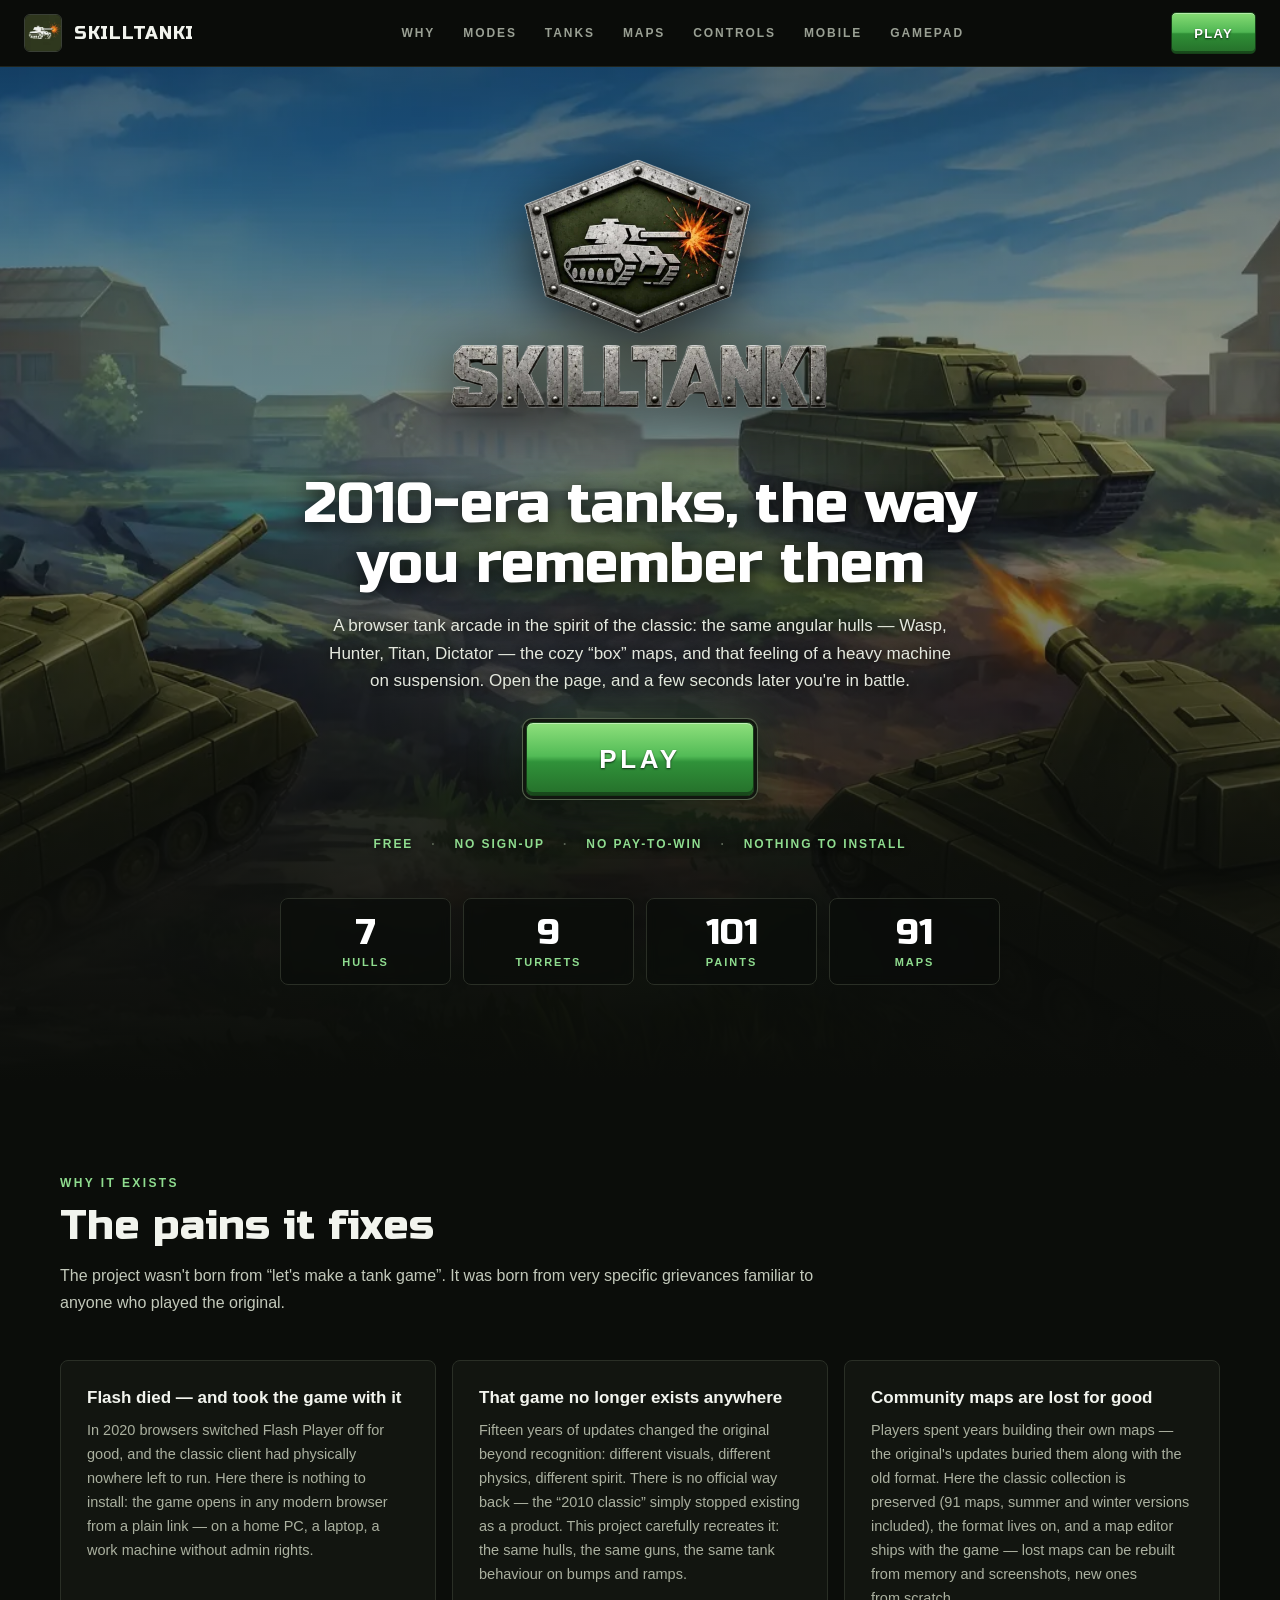
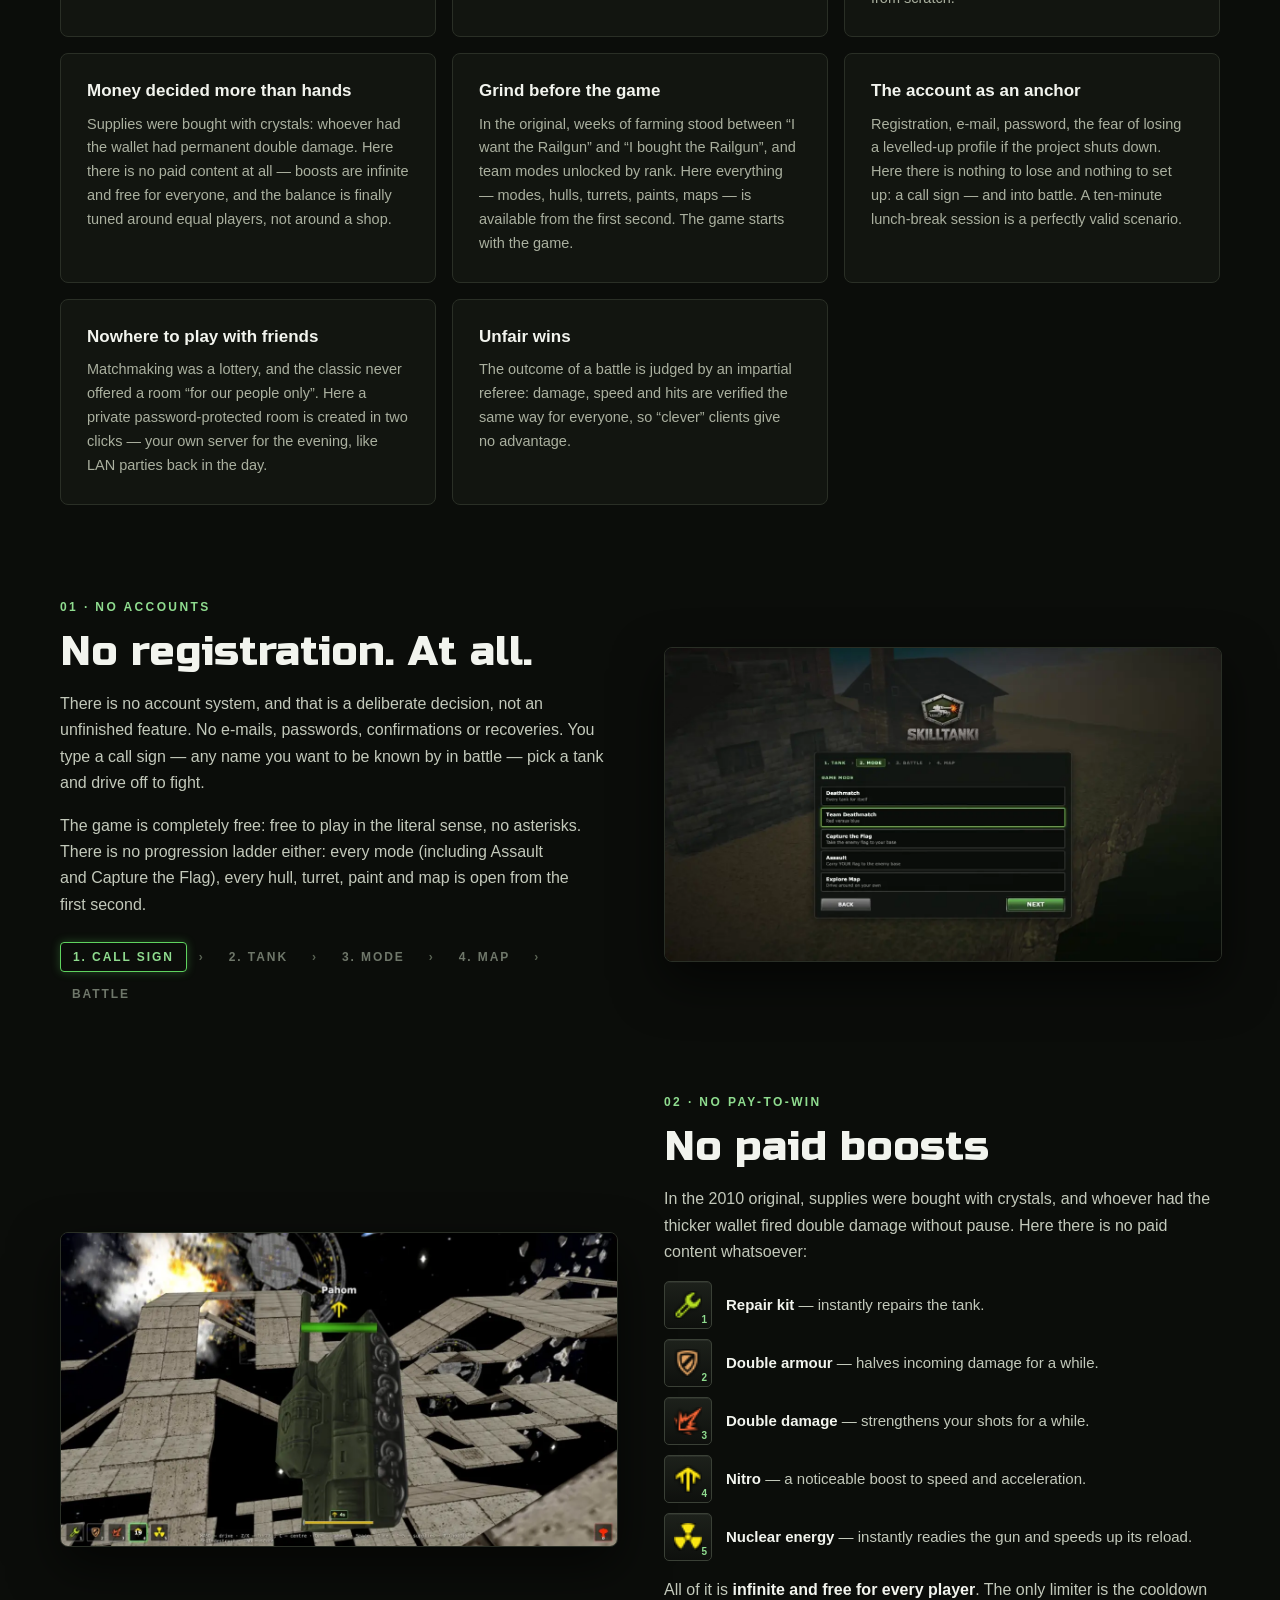
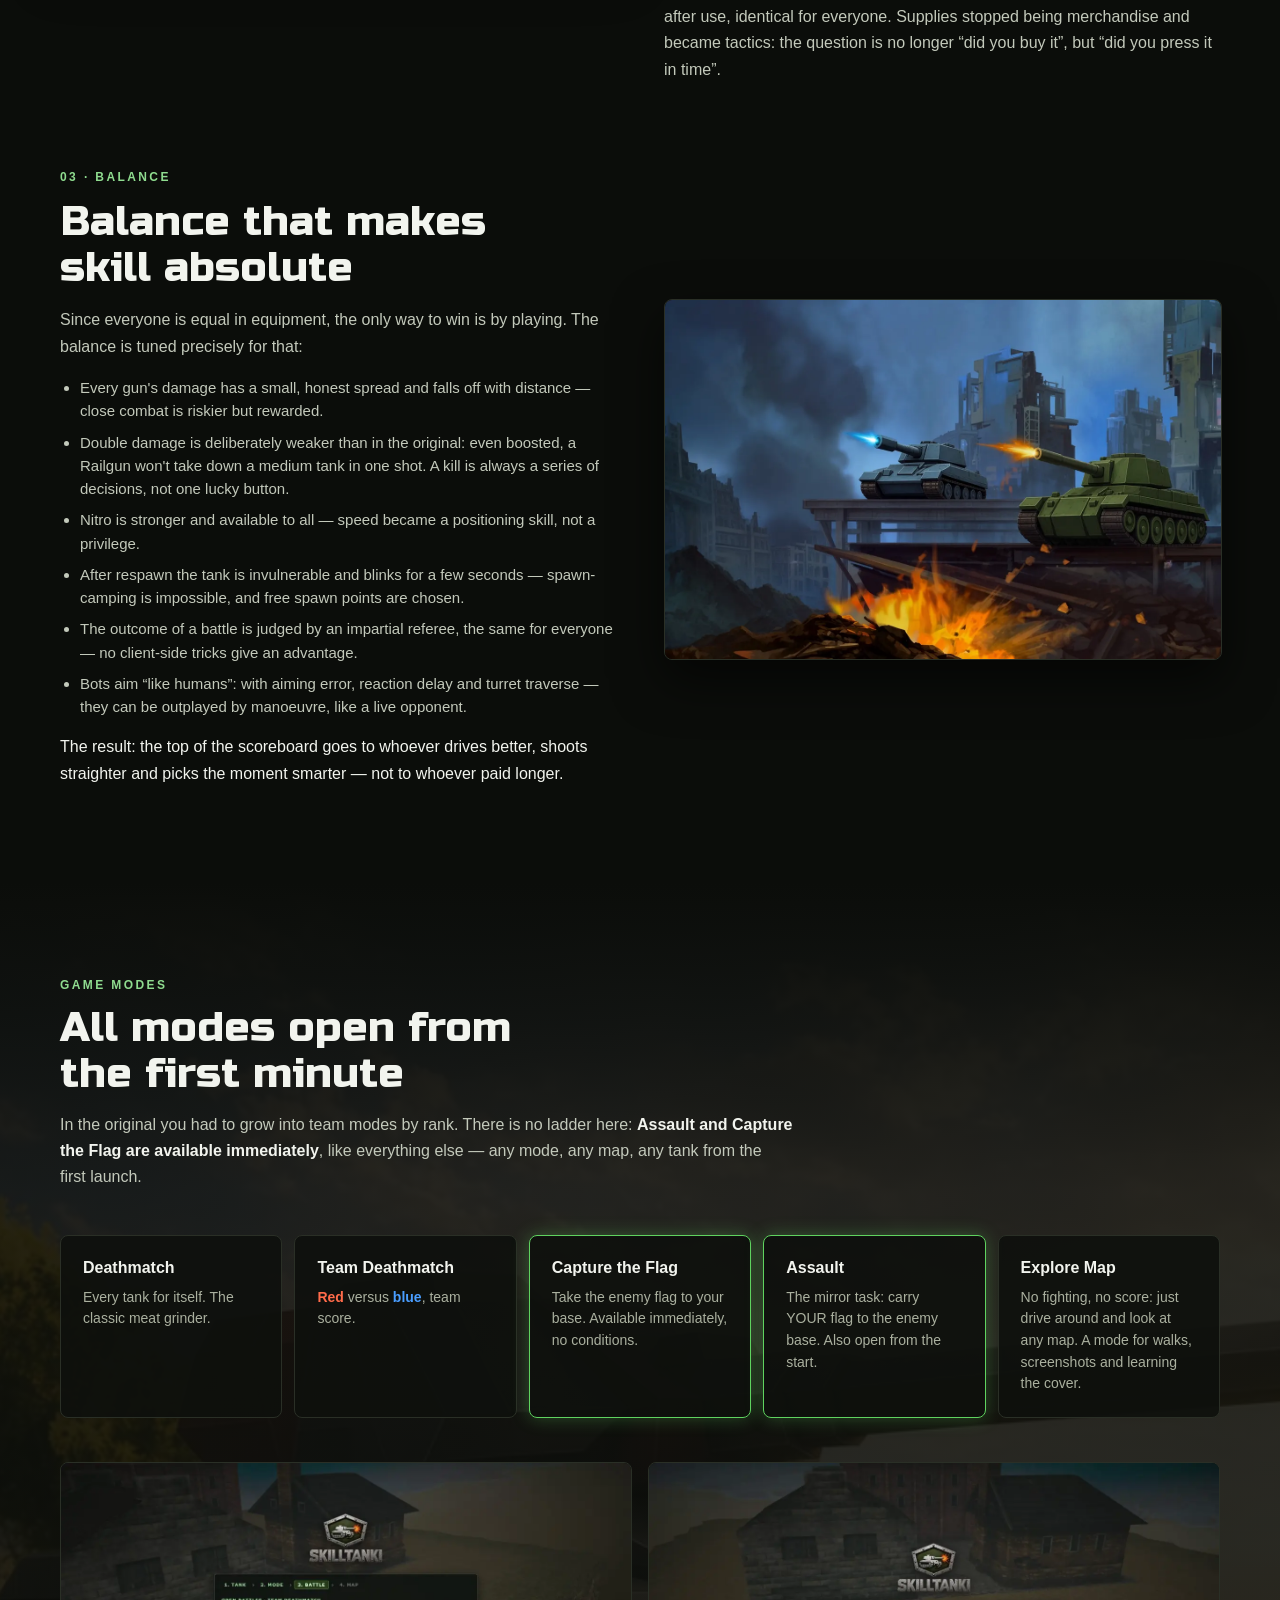
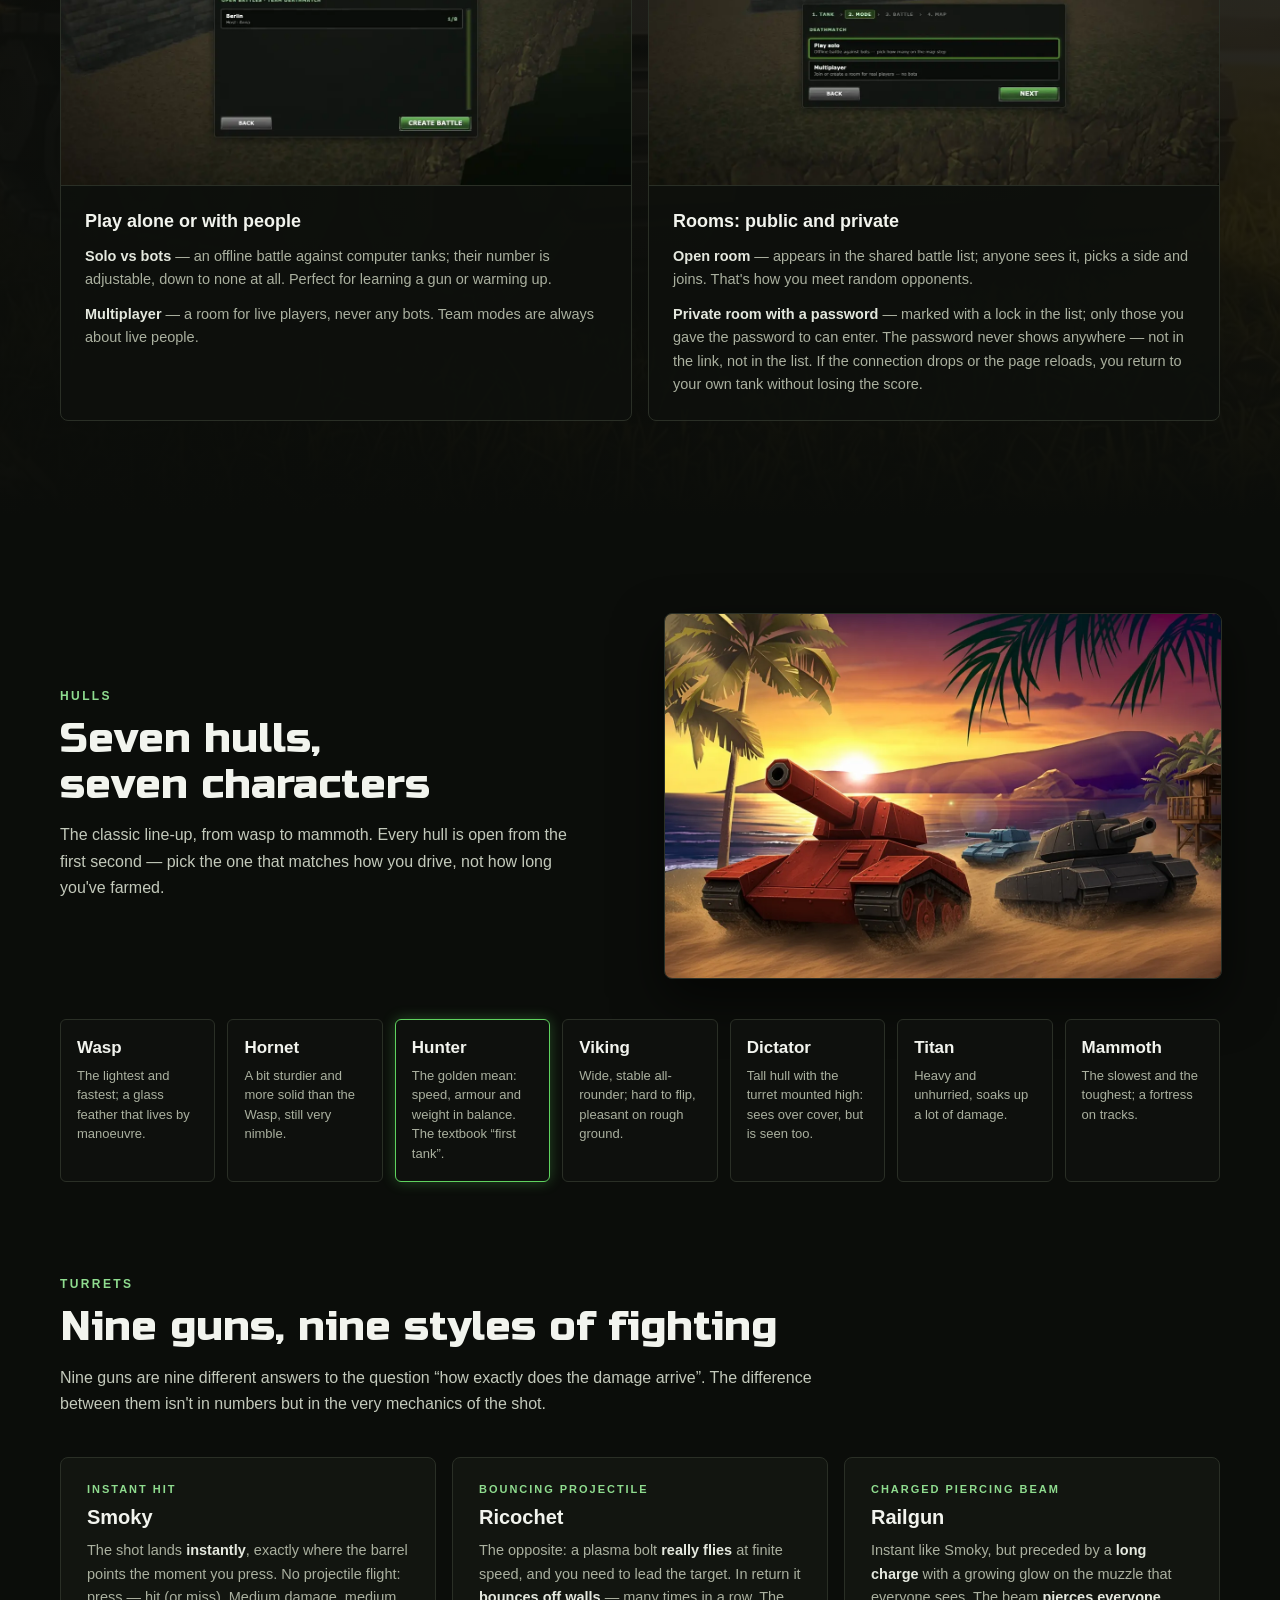
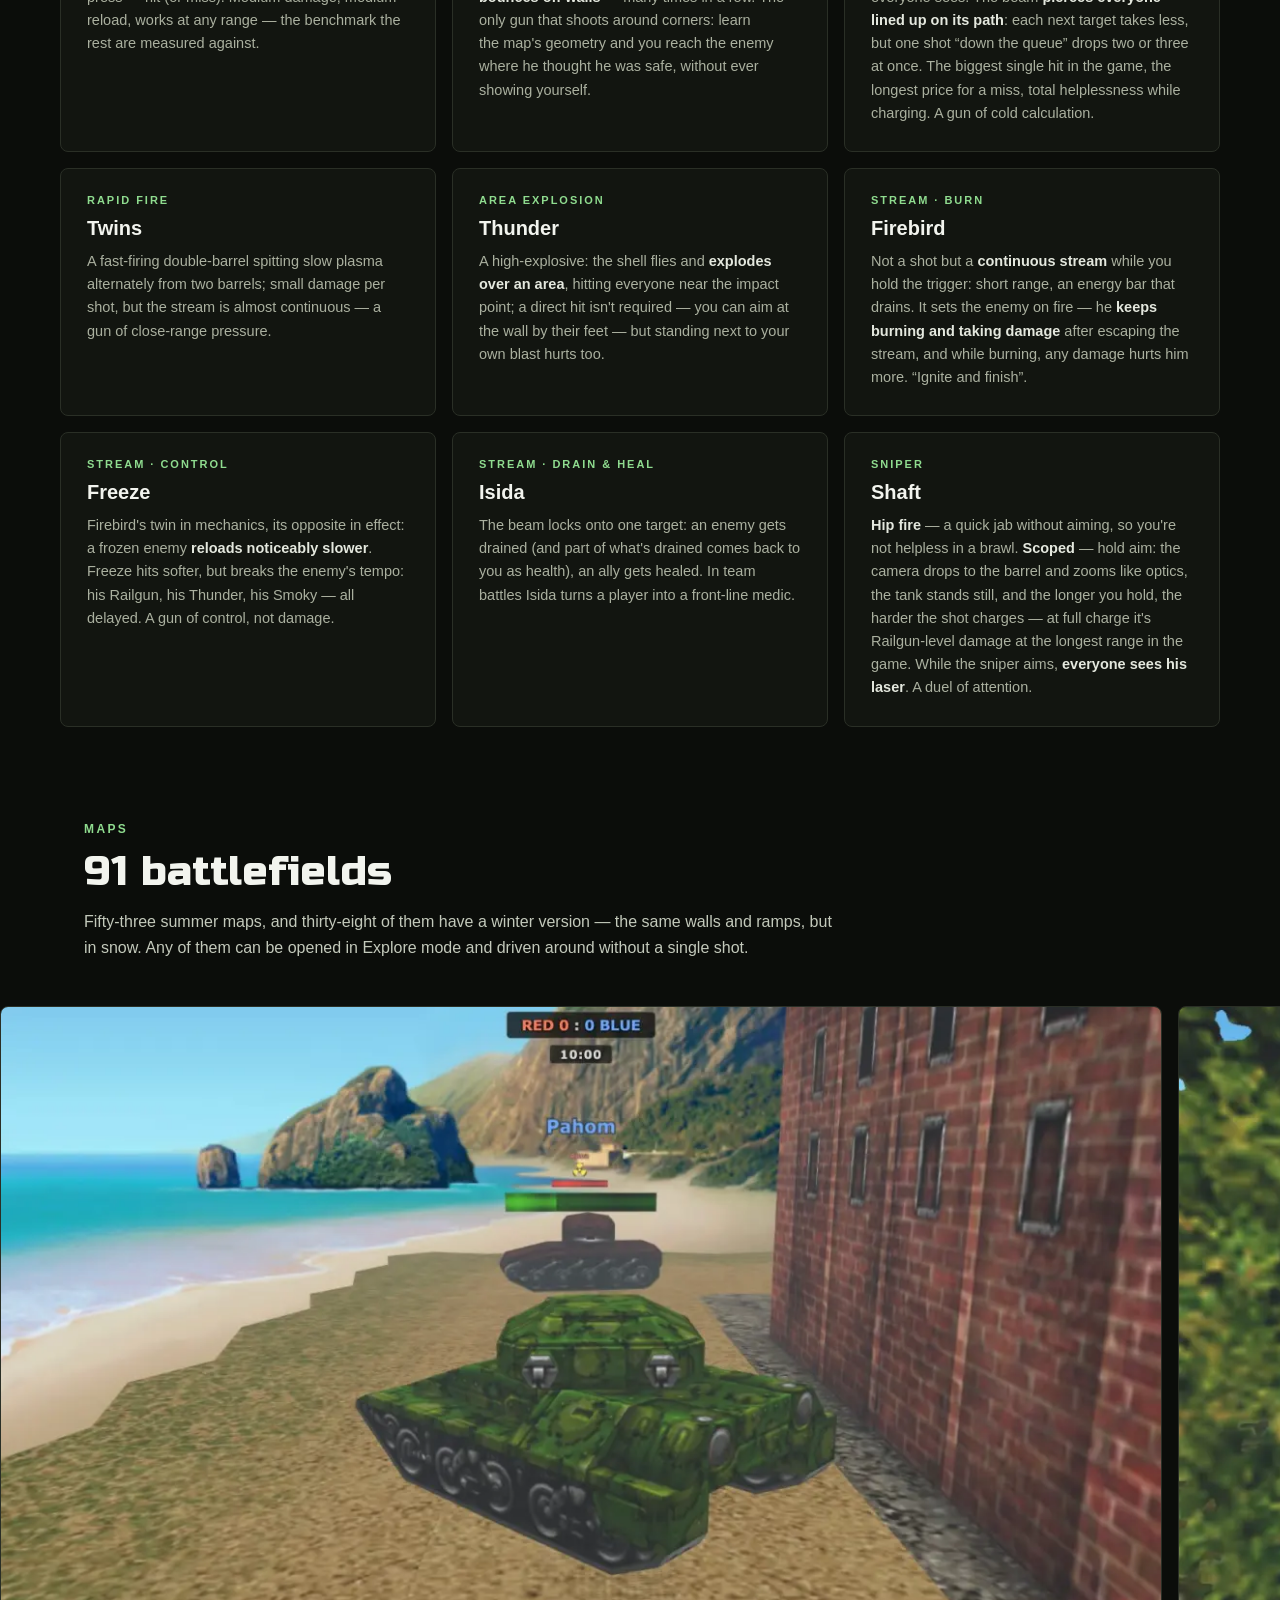
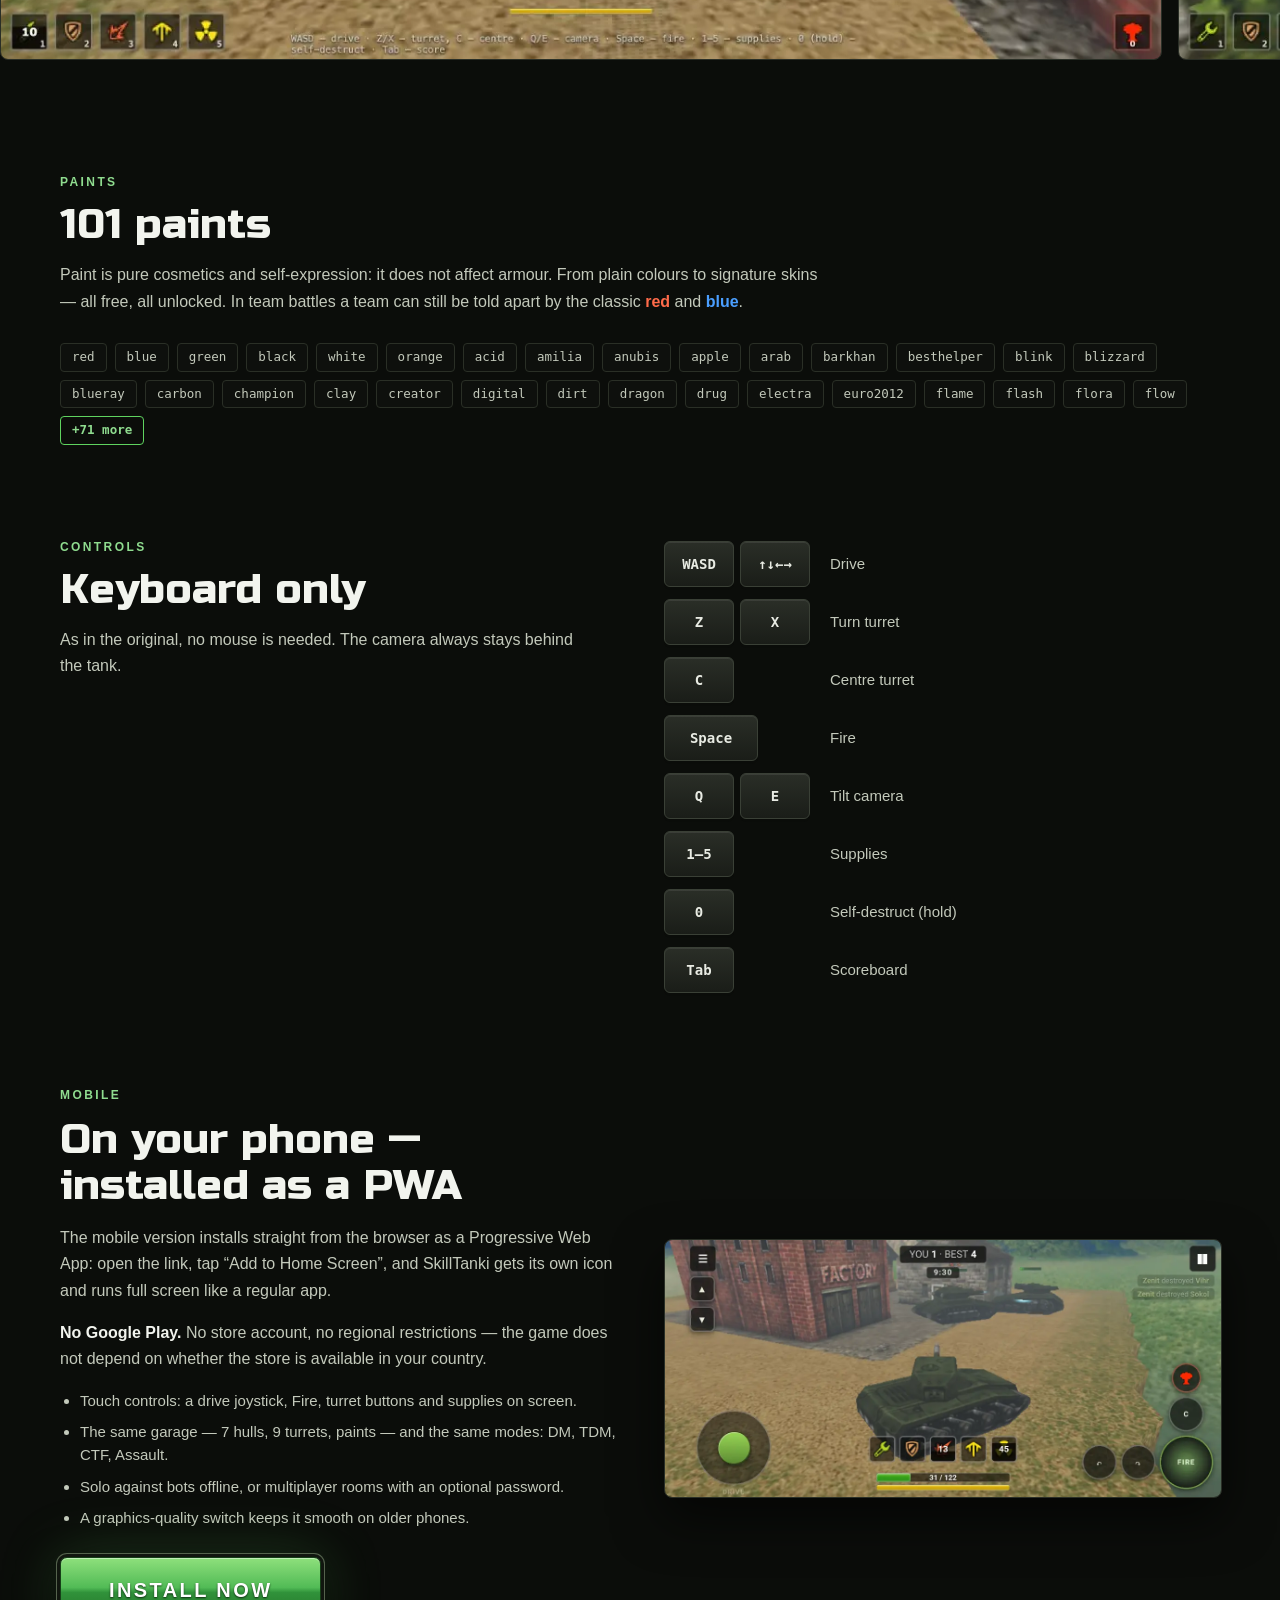
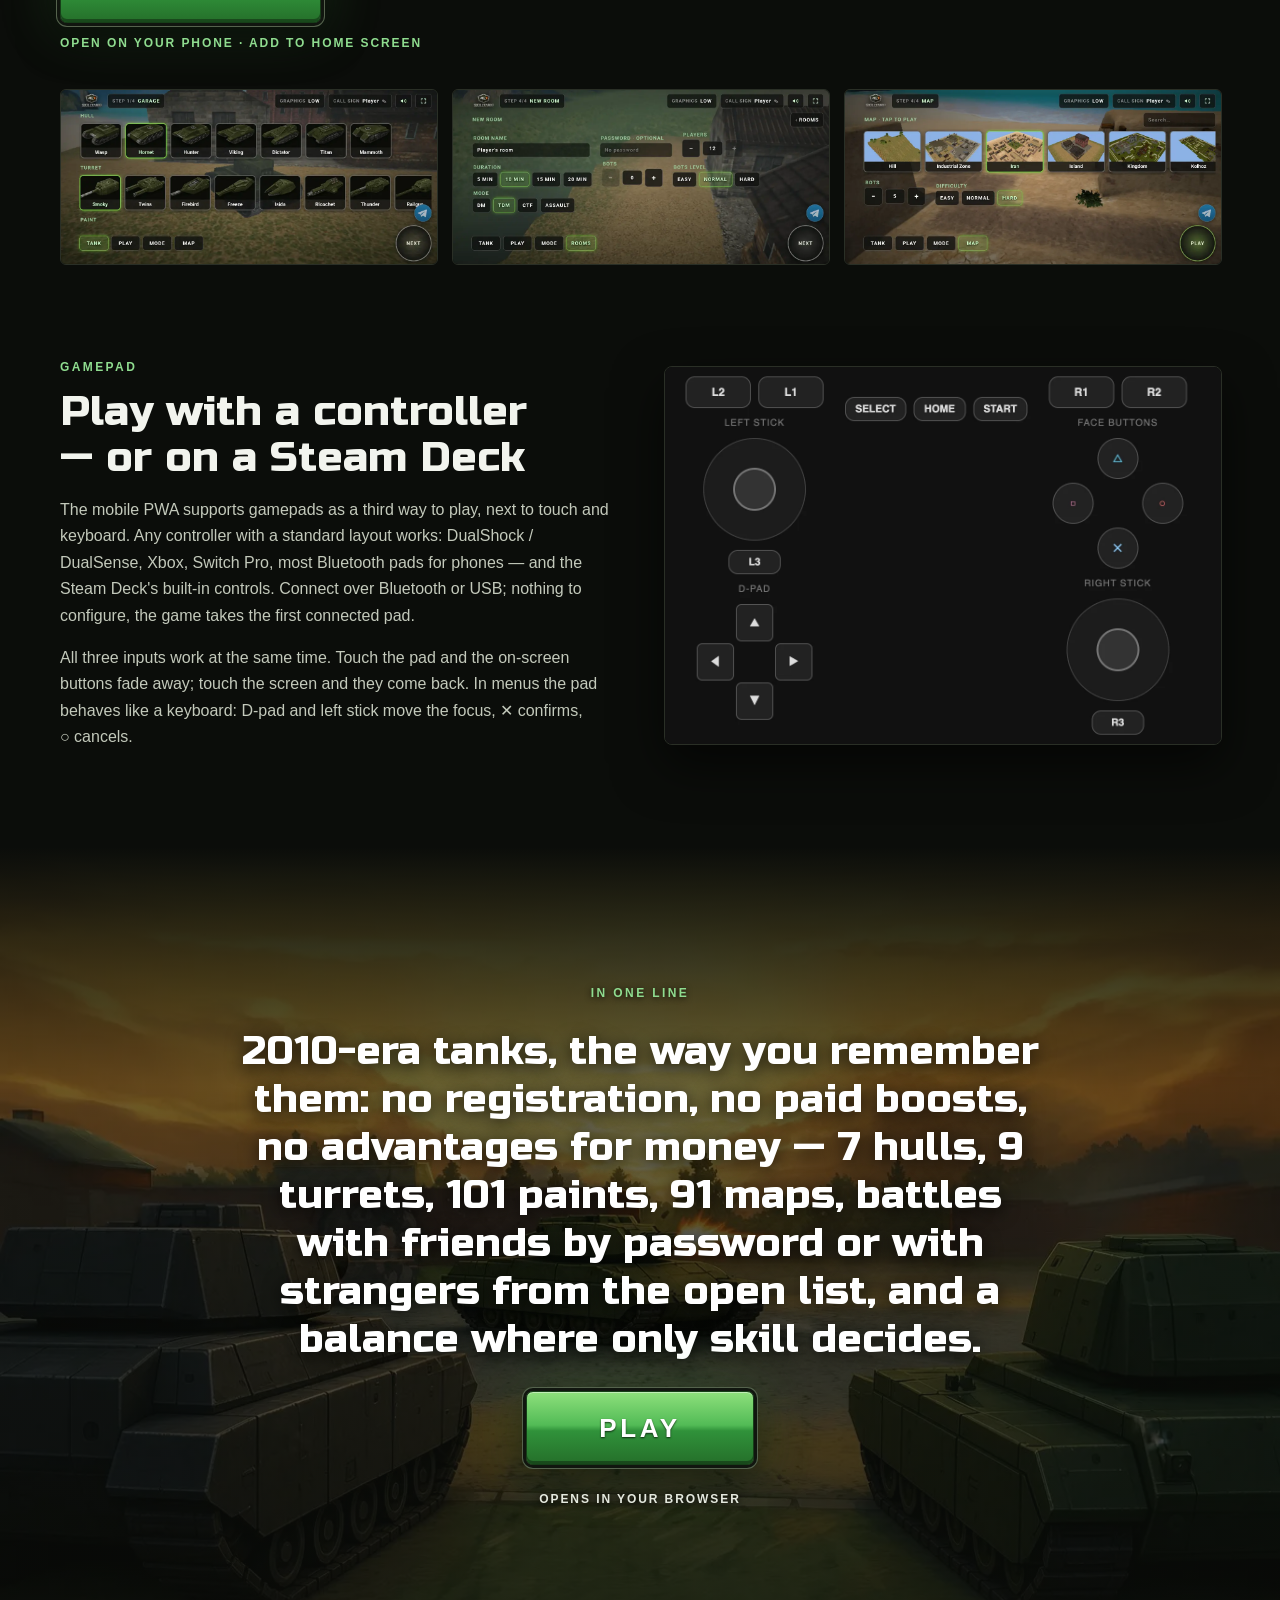
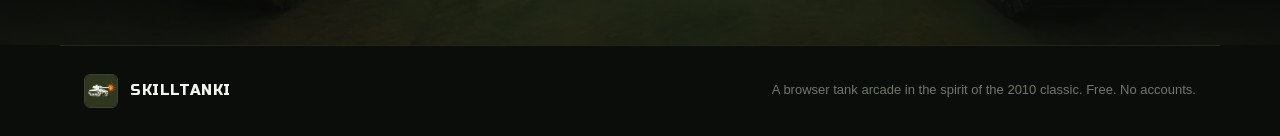
<file: index.html>
<!DOCTYPE html><!--Wa5sZYl03VAUXpMrRcbvz--><html lang="en" class="__variable_c6dc73"><head><meta charSet="utf-8"/><meta name="viewport" content="width=device-width, initial-scale=1"/><link rel="preload" href="/_next/static/media/8923fa517b7ecf7d-s.p.woff2" as="font" crossorigin="" type="font/woff2"/><link rel="preload" href="/_next/static/media/f8134d1990745b40-s.p.woff2" as="font" crossorigin="" type="font/woff2"/><link rel="preload" as="image" href="assets/icon.webp"/><link rel="preload" as="image" href="assets/logo.webp"/><link rel="preload" as="image" href="assets/shot-8.webp"/><link rel="preload" as="image" href="assets/shot-2.webp"/><link rel="preload" as="image" href="assets/art-5.webp"/><link rel="preload" as="image" href="assets/shot-1.webp"/><link rel="preload" as="image" href="assets/shot-3.webp"/><link rel="preload" as="image" href="assets/shot-4.webp"/><link rel="preload" as="image" href="assets/shot-5.webp"/><link rel="preload" as="image" href="assets/shot-11.webp"/><link rel="stylesheet" href="/_next/static/css/b3ae4c7f4d97f7e1.css" data-precedence="next"/><link rel="preload" as="script" fetchPriority="low" href="/_next/static/chunks/webpack-044e6214dd4353dd.js"/><script src="/_next/static/chunks/4bd1b696-c023c6e3521b1417.js" async=""></script><script src="/_next/static/chunks/255-1f92380adbc6ec99.js" async=""></script><script src="/_next/static/chunks/main-app-c14f493351a3f5a3.js" async=""></script><link rel="preload" as="image" href="assets/shot-6.webp"/><link rel="preload" as="image" href="assets/mob-14.webp"/><link rel="preload" as="image" href="assets/mob-19.webp"/><link rel="preload" as="image" href="assets/mob-20.webp"/><link rel="preload" as="image" href="assets/mob-13.webp"/><link rel="preload" as="image" href="assets/gamepad.webp"/><link rel="preload" as="image" href="assets/supply-1.png"/><link rel="preload" as="image" href="assets/supply-2.png"/><link rel="preload" as="image" href="assets/supply-3.png"/><link rel="preload" as="image" href="assets/supply-4.png"/><link rel="preload" as="image" href="assets/supply-5.png"/><link rel="preload" as="image" href="assets/art-7.webp"/><link rel="preload" as="image" href="assets/shot-9.webp"/><link rel="preload" as="image" href="assets/shot-10.webp"/><meta name="next-size-adjust" content=""/><title>SkillTanki — 2010-era tanks, the way you remember them</title><meta name="description" content="A free browser tank arcade in the spirit of the 2010 classic. No registration, no pay-to-win: 7 hulls, 9 turrets, 101 paints, 91 maps."/><meta property="og:title" content="SkillTanki"/><meta property="og:description" content="Free browser tank arcade. No sign-up, no pay-to-win."/><meta property="og:image" content="http://localhost:3000/assets/art-2.webp"/><meta name="twitter:card" content="summary_large_image"/><meta name="twitter:title" content="SkillTanki"/><meta name="twitter:description" content="Free browser tank arcade. No sign-up, no pay-to-win."/><meta name="twitter:image" content="http://localhost:3000/assets/art-2.webp"/><script src="/_next/static/chunks/polyfills-42372ed130431b0a.js" noModule=""></script></head><body><div hidden=""><!--$--><!--/$--></div><div style="min-height:100vh;background:#0b0d0a;overflow:hidden"><nav style="position:sticky;top:0;z-index:50;display:flex;align-items:center;justify-content:space-between;gap:24px;padding:12px 24px;background:rgba(11,13,10,.86);backdrop-filter:blur(10px);border-bottom:1px solid #1f241d"><a href="#top" style="display:flex;align-items:center;gap:12px;text-decoration:none;color:#f2f4ee"><img src="assets/icon.webp" alt="" style="width:36px;height:36px;border-radius:6px;border:1px solid #3a4036;object-fit:cover"/><span style="font:400 18px/1 var(--font-russo),Verdana,sans-serif;letter-spacing:.04em">SKILLTANKI</span></a><div style="display:flex;flex-wrap:wrap;align-items:center;gap:10px 28px;font:700 12px/1 Verdana,Geneva,sans-serif;letter-spacing:.16em;text-transform:uppercase"><a href="#why" style="color:#9aa094;text-decoration:none" class="navlink">Why</a><a href="#modes" style="color:#9aa094;text-decoration:none" class="navlink">Modes</a><a href="#tanks" style="color:#9aa094;text-decoration:none" class="navlink">Tanks</a><a href="#maps" style="color:#9aa094;text-decoration:none" class="navlink">Maps</a><a href="#controls" style="color:#9aa094;text-decoration:none" class="navlink">Controls</a><a href="#mobile" style="color:#9aa094;text-decoration:none" class="navlink">Mobile</a><a href="#gamepad" style="color:#9aa094;text-decoration:none" class="navlink">Gamepad</a></div><a href="https://mobile.skilltanki.workers.dev/" target="_blank" rel="noopener" style="display:inline-flex;align-items:center;justify-content:center;height:40px;padding:0 22px;border-radius:5px;font:700 13px/1 Verdana,Geneva,sans-serif;letter-spacing:.1em;text-transform:uppercase;color:#fff;text-decoration:none;text-shadow:0 1px 2px rgba(0,0,0,.7);background:linear-gradient(#86dc74 0%,#4fb653 48%,#2f8f36 52%,#256f2a 100%);border:1px solid #163f18;box-shadow:inset 0 1px 0 rgba(255,255,255,.4),inset 0 -2px 0 rgba(0,0,0,.35);transition:filter .15s" class="btn">Play</a></nav><header id="top" data-screen-label="Hero" style="position:relative;min-height:calc(100vh - 65px);display:grid;place-items:center;padding:72px 24px 96px;background:url(assets/art-2.webp) center 40%/cover no-repeat"><div style="position:absolute;inset:0;background:linear-gradient(180deg,rgba(11,13,10,.55) 0%,rgba(11,13,10,.35) 40%,rgba(11,13,10,.92) 85%,#0b0d0a 100%)"></div><div style="position:relative;display:flex;flex-direction:column;align-items:center;text-align:center;gap:28px;max-width:860px"><img src="assets/logo.webp" alt="SkillTanki" style="width:min(460px,78vw);height:auto;filter:drop-shadow(0 12px 30px rgba(0,0,0,.7))"/><div style="display:flex;flex-direction:column;gap:18px;align-items:center"><h1 style="margin:0;font:400 clamp(30px,5vw,56px)/1.08 var(--font-russo),Verdana,sans-serif;color:#fff;text-shadow:0 3px 18px rgba(0,0,0,.8);text-wrap:balance">2010-era tanks, the way you remember them</h1><p style="margin:0;max-width:640px;font:17px/1.6 Verdana,Geneva,sans-serif;color:#e4e8de;text-shadow:0 1px 8px rgba(0,0,0,.9);text-wrap:pretty">A browser tank arcade in the spirit of the classic: the same angular hulls — Wasp, Hunter, Titan, Dictator — the cozy “box” maps, and that feeling of a heavy machine on suspension. Open the page, and a few seconds later you&#x27;re in battle.</p></div><div style="display:flex;flex-direction:column;align-items:center;gap:28px"><a href="https://mobile.skilltanki.workers.dev/" target="_blank" rel="noopener" style="display:inline-flex;align-items:center;justify-content:center;height:72px;padding:0 72px;border-radius:7px;font:700 26px/1 Verdana,Geneva,sans-serif;letter-spacing:.14em;text-transform:uppercase;color:#fff;text-decoration:none;text-shadow:0 1px 2px rgba(0,0,0,.7);background:linear-gradient(#8ee07c 0%,#52bb56 46%,#30923a 54%,#256f2a 100%);border:1px solid #163f18;box-shadow:inset 0 1px 0 rgba(255,255,255,.45),inset 0 -3px 0 rgba(0,0,0,.35),0 0 0 3px #11160f,0 0 0 4px #55634d,0 14px 40px rgba(0,0,0,.6),0 0 60px rgba(95,211,95,.25);transition:filter .15s,transform .15s" class="btn">Play</a><div style="display:flex;flex-wrap:wrap;justify-content:center;gap:8px 18px;margin-top:14px;font:700 12px/1 Verdana,Geneva,sans-serif;letter-spacing:.16em;text-transform:uppercase;color:#8fdc8f;text-shadow:0 1px 6px rgba(0,0,0,.9)"><span>Free</span><span style="color:#5a6354">·</span><span>No sign-up</span><span style="color:#5a6354">·</span><span>No pay-to-win</span><span style="color:#5a6354">·</span><span>Nothing to install</span></div></div><div style="display:grid;grid-template-columns:repeat(auto-fit,minmax(130px,1fr));gap:12px;width:100%;max-width:720px;margin-top:20px"><div style="display:flex;flex-direction:column;align-items:center;gap:6px;padding:16px 10px;background:rgba(11,13,10,.72);border:1px solid #2a2f26;border-radius:8px;backdrop-filter:blur(6px)"><span style="font:400 36px/1 var(--font-russo),Verdana,sans-serif;color:#fff">7</span><span style="font:700 11px/1 Verdana,Geneva,sans-serif;letter-spacing:.18em;text-transform:uppercase;color:#8fdc8f">hulls</span></div><div style="display:flex;flex-direction:column;align-items:center;gap:6px;padding:16px 10px;background:rgba(11,13,10,.72);border:1px solid #2a2f26;border-radius:8px;backdrop-filter:blur(6px)"><span style="font:400 36px/1 var(--font-russo),Verdana,sans-serif;color:#fff">9</span><span style="font:700 11px/1 Verdana,Geneva,sans-serif;letter-spacing:.18em;text-transform:uppercase;color:#8fdc8f">turrets</span></div><div style="display:flex;flex-direction:column;align-items:center;gap:6px;padding:16px 10px;background:rgba(11,13,10,.72);border:1px solid #2a2f26;border-radius:8px;backdrop-filter:blur(6px)"><span style="font:400 36px/1 var(--font-russo),Verdana,sans-serif;color:#fff">101</span><span style="font:700 11px/1 Verdana,Geneva,sans-serif;letter-spacing:.18em;text-transform:uppercase;color:#8fdc8f">paints</span></div><div style="display:flex;flex-direction:column;align-items:center;gap:6px;padding:16px 10px;background:rgba(11,13,10,.72);border:1px solid #2a2f26;border-radius:8px;backdrop-filter:blur(6px)"><span style="font:400 36px/1 var(--font-russo),Verdana,sans-serif;color:#fff">91</span><span style="font:700 11px/1 Verdana,Geneva,sans-serif;letter-spacing:.18em;text-transform:uppercase;color:#8fdc8f">maps</span></div></div></div></header><section id="why" data-screen-label="Why" style="padding:96px 24px;max-width:1160px;margin:0 auto"><div style="display:flex;flex-direction:column;gap:14px;max-width:760px"><span style="font:700 12px/1 Verdana,Geneva,sans-serif;letter-spacing:.2em;text-transform:uppercase;color:#8fdc8f">Why it exists</span><h2 style="margin:0;font:400 clamp(28px,4vw,42px)/1.1 var(--font-russo),Verdana,sans-serif;color:#f2f4ee;text-wrap:balance">The pains it fixes</h2><p style="margin:0;font:16px/1.65 Verdana,Geneva,sans-serif;color:#c3c9bb;text-wrap:pretty">The project wasn&#x27;t born from “let&#x27;s make a tank game”. It was born from very specific grievances familiar to anyone who played the original.</p></div><div style="display:grid;grid-template-columns:repeat(auto-fit,minmax(min(100%,320px),1fr));gap:16px;margin-top:44px"><div style="background:#121510;border:1px solid #2a2f26;border-radius:8px;padding:26px;display:flex;flex-direction:column;gap:10px"><h3 style="margin:0;font:700 17px/1.3 Verdana,Geneva,sans-serif;color:#f2f4ee">Flash died — and took the game with it</h3><p style="margin:0;font:14.5px/1.65 Verdana,Geneva,sans-serif;color:#aab09f;text-wrap:pretty">In 2020 browsers switched Flash Player off for good, and the classic client had physically nowhere left to run. Here there is nothing to install: the game opens in any modern browser from a plain link — on a home PC, a laptop, a work machine without admin rights.</p></div><div style="background:#121510;border:1px solid #2a2f26;border-radius:8px;padding:26px;display:flex;flex-direction:column;gap:10px"><h3 style="margin:0;font:700 17px/1.3 Verdana,Geneva,sans-serif;color:#f2f4ee">That game no longer exists anywhere</h3><p style="margin:0;font:14.5px/1.65 Verdana,Geneva,sans-serif;color:#aab09f;text-wrap:pretty">Fifteen years of updates changed the original beyond recognition: different visuals, different physics, different spirit. There is no official way back — the “2010 classic” simply stopped existing as a product. This project carefully recreates it: the same hulls, the same guns, the same tank behaviour on bumps and ramps.</p></div><div style="background:#121510;border:1px solid #2a2f26;border-radius:8px;padding:26px;display:flex;flex-direction:column;gap:10px"><h3 style="margin:0;font:700 17px/1.3 Verdana,Geneva,sans-serif;color:#f2f4ee">Community maps are lost for good</h3><p style="margin:0;font:14.5px/1.65 Verdana,Geneva,sans-serif;color:#aab09f;text-wrap:pretty">Players spent years building their own maps — the original&#x27;s updates buried them along with the old format. Here the classic collection is preserved (91 maps, summer and winter versions included), the format lives on, and a map editor ships with the game — lost maps can be rebuilt from memory and screenshots, new ones from scratch.</p></div><div style="background:#121510;border:1px solid #2a2f26;border-radius:8px;padding:26px;display:flex;flex-direction:column;gap:10px"><h3 style="margin:0;font:700 17px/1.3 Verdana,Geneva,sans-serif;color:#f2f4ee">Money decided more than hands</h3><p style="margin:0;font:14.5px/1.65 Verdana,Geneva,sans-serif;color:#aab09f;text-wrap:pretty">Supplies were bought with crystals: whoever had the wallet had permanent double damage. Here there is no paid content at all — boosts are infinite and free for everyone, and the balance is finally tuned around equal players, not around a shop.</p></div><div style="background:#121510;border:1px solid #2a2f26;border-radius:8px;padding:26px;display:flex;flex-direction:column;gap:10px"><h3 style="margin:0;font:700 17px/1.3 Verdana,Geneva,sans-serif;color:#f2f4ee">Grind before the game</h3><p style="margin:0;font:14.5px/1.65 Verdana,Geneva,sans-serif;color:#aab09f;text-wrap:pretty">In the original, weeks of farming stood between “I want the Railgun” and “I bought the Railgun”, and team modes unlocked by rank. Here everything — modes, hulls, turrets, paints, maps — is available from the first second. The game starts with the game.</p></div><div style="background:#121510;border:1px solid #2a2f26;border-radius:8px;padding:26px;display:flex;flex-direction:column;gap:10px"><h3 style="margin:0;font:700 17px/1.3 Verdana,Geneva,sans-serif;color:#f2f4ee">The account as an anchor</h3><p style="margin:0;font:14.5px/1.65 Verdana,Geneva,sans-serif;color:#aab09f;text-wrap:pretty">Registration, e-mail, password, the fear of losing a levelled-up profile if the project shuts down. Here there is nothing to lose and nothing to set up: a call sign — and into battle. A ten-minute lunch-break session is a perfectly valid scenario.</p></div><div style="background:#121510;border:1px solid #2a2f26;border-radius:8px;padding:26px;display:flex;flex-direction:column;gap:10px"><h3 style="margin:0;font:700 17px/1.3 Verdana,Geneva,sans-serif;color:#f2f4ee">Nowhere to play with friends</h3><p style="margin:0;font:14.5px/1.65 Verdana,Geneva,sans-serif;color:#aab09f;text-wrap:pretty">Matchmaking was a lottery, and the classic never offered a room “for our people only”. Here a private password-protected room is created in two clicks — your own server for the evening, like LAN parties back in the day.</p></div><div style="background:#121510;border:1px solid #2a2f26;border-radius:8px;padding:26px;display:flex;flex-direction:column;gap:10px"><h3 style="margin:0;font:700 17px/1.3 Verdana,Geneva,sans-serif;color:#f2f4ee">Unfair wins</h3><p style="margin:0;font:14.5px/1.65 Verdana,Geneva,sans-serif;color:#aab09f;text-wrap:pretty">The outcome of a battle is judged by an impartial referee: damage, speed and hits are verified the same way for everyone, so “clever” clients give no advantage.</p></div></div></section><section data-screen-label="Pillars" style="padding:0 24px 96px;max-width:1160px;margin:0 auto;display:flex;flex-direction:column;gap:88px"><div style="display:grid;grid-template-columns:repeat(auto-fit,minmax(min(100%,440px),1fr));gap:48px;align-items:center"><div style="display:flex;flex-direction:column;gap:16px"><span style="font:700 12px/1 Verdana,Geneva,sans-serif;letter-spacing:.2em;text-transform:uppercase;color:#8fdc8f">01 · No accounts</span><h2 style="margin:0;font:400 clamp(28px,4vw,42px)/1.1 var(--font-russo),Verdana,sans-serif;color:#f2f4ee;text-wrap:balance">No registration. At all.</h2><p style="margin:0;font:16px/1.65 Verdana,Geneva,sans-serif;color:#c3c9bb;text-wrap:pretty">There is no account system, and that is a deliberate decision, not an unfinished feature. No e-mails, passwords, confirmations or recoveries. You type a call sign — any name you want to be known by in battle — pick a tank and drive off to fight.</p><p style="margin:0;font:16px/1.65 Verdana,Geneva,sans-serif;color:#c3c9bb;text-wrap:pretty">The game is completely free: free to play in the literal sense, no asterisks. There is no progression ladder either: every mode (including Assault and Capture the Flag), every hull, turret, paint and map is open from the first second.</p><div style="display:flex;flex-wrap:wrap;align-items:center;gap:8px 12px;margin-top:8px;font:700 12px/1 Verdana,Geneva,sans-serif;letter-spacing:.16em;text-transform:uppercase"><span style="padding:8px 12px;border-radius:4px;border:1px solid #5fd35f;color:#8fdc8f;box-shadow:0 0 10px rgba(95,211,95,.3)">1. Call sign</span><span style="color:#5a6354">›</span><span style="padding:8px 12px;border-radius:4px;color:#6f776a">2. Tank</span><span style="color:#5a6354">›</span><span style="padding:8px 12px;border-radius:4px;color:#6f776a">3. Mode</span><span style="color:#5a6354">›</span><span style="padding:8px 12px;border-radius:4px;color:#6f776a">4. Map</span><span style="color:#5a6354">›</span><span style="padding:8px 12px;border-radius:4px;color:#6f776a">Battle</span></div></div><img src="assets/shot-8.webp" alt="Tank selection: call sign, hull, turret, paint" style="width:100%;height:auto;display:block;border-radius:8px;border:1px solid #2a2f26;box-shadow:0 20px 50px rgba(0,0,0,.6)"/></div><div style="display:grid;grid-template-columns:repeat(auto-fit,minmax(min(100%,440px),1fr));gap:48px;align-items:center"><img src="assets/shot-2.webp" alt="Supplies bar in battle" style="width:100%;height:auto;display:block;border-radius:8px;border:1px solid #2a2f26;box-shadow:0 20px 50px rgba(0,0,0,.6)"/><div style="display:flex;flex-direction:column;gap:16px"><span style="font:700 12px/1 Verdana,Geneva,sans-serif;letter-spacing:.2em;text-transform:uppercase;color:#8fdc8f">02 · No pay-to-win</span><h2 style="margin:0;font:400 clamp(28px,4vw,42px)/1.1 var(--font-russo),Verdana,sans-serif;color:#f2f4ee;text-wrap:balance">No paid boosts</h2><p style="margin:0;font:16px/1.65 Verdana,Geneva,sans-serif;color:#c3c9bb;text-wrap:pretty">In the 2010 original, supplies were bought with crystals, and whoever had the thicker wallet fired double damage without pause. Here there is no paid content whatsoever:</p><div style="display:flex;flex-direction:column;gap:10px"><div style="display:flex;align-items:center;gap:14px"><span style="position:relative;flex:0 0 46px;height:46px;display:flex;align-items:center;justify-content:center;border-radius:5px;background:linear-gradient(#1d211b,#0e100d);border:1px solid #3a4036;box-shadow:inset 0 1px 0 rgba(255,255,255,.06)"><img src="assets/supply-1.png" alt="" style="width:28px;height:28px;object-fit:contain;image-rendering:auto"/><span style="position:absolute;right:4px;bottom:3px;font:700 10px/1 Verdana,Geneva,sans-serif;color:#8fdc8f">1</span></span><p style="margin:0;font:15px/1.5 Verdana,Geneva,sans-serif;color:#c3c9bb"><strong style="color:#f2f4ee">Repair kit</strong> — instantly repairs the tank.</p></div><div style="display:flex;align-items:center;gap:14px"><span style="position:relative;flex:0 0 46px;height:46px;display:flex;align-items:center;justify-content:center;border-radius:5px;background:linear-gradient(#1d211b,#0e100d);border:1px solid #3a4036;box-shadow:inset 0 1px 0 rgba(255,255,255,.06)"><img src="assets/supply-2.png" alt="" style="width:28px;height:28px;object-fit:contain;image-rendering:auto"/><span style="position:absolute;right:4px;bottom:3px;font:700 10px/1 Verdana,Geneva,sans-serif;color:#8fdc8f">2</span></span><p style="margin:0;font:15px/1.5 Verdana,Geneva,sans-serif;color:#c3c9bb"><strong style="color:#f2f4ee">Double armour</strong> — halves incoming damage for a while.</p></div><div style="display:flex;align-items:center;gap:14px"><span style="position:relative;flex:0 0 46px;height:46px;display:flex;align-items:center;justify-content:center;border-radius:5px;background:linear-gradient(#1d211b,#0e100d);border:1px solid #3a4036;box-shadow:inset 0 1px 0 rgba(255,255,255,.06)"><img src="assets/supply-3.png" alt="" style="width:28px;height:28px;object-fit:contain;image-rendering:auto"/><span style="position:absolute;right:4px;bottom:3px;font:700 10px/1 Verdana,Geneva,sans-serif;color:#8fdc8f">3</span></span><p style="margin:0;font:15px/1.5 Verdana,Geneva,sans-serif;color:#c3c9bb"><strong style="color:#f2f4ee">Double damage</strong> — strengthens your shots for a while.</p></div><div style="display:flex;align-items:center;gap:14px"><span style="position:relative;flex:0 0 46px;height:46px;display:flex;align-items:center;justify-content:center;border-radius:5px;background:linear-gradient(#1d211b,#0e100d);border:1px solid #3a4036;box-shadow:inset 0 1px 0 rgba(255,255,255,.06)"><img src="assets/supply-4.png" alt="" style="width:28px;height:28px;object-fit:contain;image-rendering:auto"/><span style="position:absolute;right:4px;bottom:3px;font:700 10px/1 Verdana,Geneva,sans-serif;color:#8fdc8f">4</span></span><p style="margin:0;font:15px/1.5 Verdana,Geneva,sans-serif;color:#c3c9bb"><strong style="color:#f2f4ee">Nitro</strong> — a noticeable boost to speed and acceleration.</p></div><div style="display:flex;align-items:center;gap:14px"><span style="position:relative;flex:0 0 46px;height:46px;display:flex;align-items:center;justify-content:center;border-radius:5px;background:linear-gradient(#1d211b,#0e100d);border:1px solid #3a4036;box-shadow:inset 0 1px 0 rgba(255,255,255,.06)"><img src="assets/supply-5.png" alt="" style="width:28px;height:28px;object-fit:contain;image-rendering:auto"/><span style="position:absolute;right:4px;bottom:3px;font:700 10px/1 Verdana,Geneva,sans-serif;color:#8fdc8f">5</span></span><p style="margin:0;font:15px/1.5 Verdana,Geneva,sans-serif;color:#c3c9bb"><strong style="color:#f2f4ee">Nuclear energy</strong> — instantly readies the gun and speeds up its reload.</p></div></div><p style="margin:0;font:16px/1.65 Verdana,Geneva,sans-serif;color:#c3c9bb;text-wrap:pretty">All of it is <strong style="color:#f2f4ee">infinite and free for every player</strong>. The only limiter is the cooldown after use, identical for everyone. Supplies stopped being merchandise and became tactics: the question is no longer “did you buy it”, but “did you press it in time”.</p></div></div><div style="display:grid;grid-template-columns:repeat(auto-fit,minmax(min(100%,440px),1fr));gap:48px;align-items:center"><div style="display:flex;flex-direction:column;gap:16px"><span style="font:700 12px/1 Verdana,Geneva,sans-serif;letter-spacing:.2em;text-transform:uppercase;color:#8fdc8f">03 · Balance</span><h2 style="margin:0;font:400 clamp(28px,4vw,42px)/1.1 var(--font-russo),Verdana,sans-serif;color:#f2f4ee;text-wrap:balance">Balance that makes skill absolute</h2><p style="margin:0;font:16px/1.65 Verdana,Geneva,sans-serif;color:#c3c9bb;text-wrap:pretty">Since everyone is equal in equipment, the only way to win is by playing. The balance is tuned precisely for that:</p><ul style="margin:0;padding:0 0 0 20px;display:flex;flex-direction:column;gap:8px;font:15px/1.55 Verdana,Geneva,sans-serif;color:#c3c9bb"><li>Every gun&#x27;s damage has a small, honest spread and falls off with distance — close combat is riskier but rewarded.</li><li>Double damage is deliberately weaker than in the original: even boosted, a Railgun won&#x27;t take down a medium tank in one shot. A kill is always a series of decisions, not one lucky button.</li><li>Nitro is stronger and available to all — speed became a positioning skill, not a privilege.</li><li>After respawn the tank is invulnerable and blinks for a few seconds — spawn-camping is impossible, and free spawn points are chosen.</li><li>The outcome of a battle is judged by an impartial referee, the same for everyone — no client-side tricks give an advantage.</li><li>Bots aim “like humans”: with aiming error, reaction delay and turret traverse — they can be outplayed by manoeuvre, like a live opponent.</li></ul><p style="margin:0;font:16px/1.65 Verdana,Geneva,sans-serif;color:#f2f4ee;text-wrap:pretty">The result: the top of the scoreboard goes to whoever drives better, shoots straighter and picks the moment smarter — not to whoever paid longer.</p></div><img src="assets/art-7.webp" alt="Two tanks balanced on a seesaw" style="width:100%;height:auto;display:block;border-radius:8px;border:1px solid #2a2f26;box-shadow:0 20px 50px rgba(0,0,0,.6)"/></div></section><section id="modes" data-screen-label="Modes" style="position:relative;padding:96px 24px;background:url(assets/art-6.webp) center/cover no-repeat"><div style="position:absolute;inset:0;background:linear-gradient(180deg,#0b0d0a 0%,rgba(11,13,10,.88) 25%,rgba(11,13,10,.88) 75%,#0b0d0a 100%)"></div><div style="position:relative;max-width:1160px;margin:0 auto;display:flex;flex-direction:column;gap:44px"><div style="display:flex;flex-direction:column;gap:14px;max-width:760px"><span style="font:700 12px/1 Verdana,Geneva,sans-serif;letter-spacing:.2em;text-transform:uppercase;color:#8fdc8f">Game modes</span><h2 style="margin:0;font:400 clamp(28px,4vw,42px)/1.1 var(--font-russo),Verdana,sans-serif;color:#f2f4ee;text-wrap:balance">All modes open from the first minute</h2><p style="margin:0;font:16px/1.65 Verdana,Geneva,sans-serif;color:#c3c9bb;text-wrap:pretty">In the original you had to grow into team modes by rank. There is no ladder here: <strong style="color:#f2f4ee">Assault and Capture the Flag are available immediately</strong>, like everything else — any mode, any map, any tank from the first launch.</p></div><div style="display:grid;grid-template-columns:repeat(auto-fit,minmax(min(100%,200px),1fr));gap:12px"><div style="background:rgba(14,16,13,.9);border:1px solid #2a2f26;border-radius:8px;padding:22px;display:flex;flex-direction:column;gap:8px"><h3 style="margin:0;font:700 16px/1.3 Verdana,Geneva,sans-serif;color:#f2f4ee">Deathmatch</h3><p style="margin:0;font:14px/1.55 Verdana,Geneva,sans-serif;color:#aab09f">Every tank for itself. The classic meat grinder.</p></div><div style="background:rgba(14,16,13,.9);border:1px solid #2a2f26;border-radius:8px;padding:22px;display:flex;flex-direction:column;gap:8px"><h3 style="margin:0;font:700 16px/1.3 Verdana,Geneva,sans-serif;color:#f2f4ee">Team Deathmatch</h3><p style="margin:0;font:14px/1.55 Verdana,Geneva,sans-serif;color:#aab09f"><span style="color:#ff6b4a;font-weight:700">Red</span> versus <span style="color:#4a9eff;font-weight:700">blue</span>, team score.</p></div><div style="background:rgba(14,16,13,.9);border:1px solid #5fd35f;border-radius:8px;padding:22px;display:flex;flex-direction:column;gap:8px;box-shadow:0 0 18px rgba(95,211,95,.3)"><h3 style="margin:0;font:700 16px/1.3 Verdana,Geneva,sans-serif;color:#f2f4ee">Capture the Flag</h3><p style="margin:0;font:14px/1.55 Verdana,Geneva,sans-serif;color:#aab09f">Take the enemy flag to your base. Available immediately, no conditions.</p></div><div style="background:rgba(14,16,13,.9);border:1px solid #5fd35f;border-radius:8px;padding:22px;display:flex;flex-direction:column;gap:8px;box-shadow:0 0 18px rgba(95,211,95,.3)"><h3 style="margin:0;font:700 16px/1.3 Verdana,Geneva,sans-serif;color:#f2f4ee">Assault</h3><p style="margin:0;font:14px/1.55 Verdana,Geneva,sans-serif;color:#aab09f">The mirror task: carry YOUR flag to the enemy base. Also open from the start.</p></div><div style="background:rgba(14,16,13,.9);border:1px solid #2a2f26;border-radius:8px;padding:22px;display:flex;flex-direction:column;gap:8px"><h3 style="margin:0;font:700 16px/1.3 Verdana,Geneva,sans-serif;color:#f2f4ee">Explore Map</h3><p style="margin:0;font:14px/1.55 Verdana,Geneva,sans-serif;color:#aab09f">No fighting, no score: just drive around and look at any map. A mode for walks, screenshots and learning the cover.</p></div></div><div style="display:grid;grid-template-columns:repeat(auto-fit,minmax(min(100%,440px),1fr));gap:16px"><div style="background:rgba(14,16,13,.9);border:1px solid #2a2f26;border-radius:8px;overflow:hidden;display:flex;flex-direction:column"><img src="assets/shot-9.webp" alt="Deathmatch: play solo or multiplayer" style="width:100%;height:auto;display:block;border-bottom:1px solid #2a2f26"/><div style="padding:24px;display:flex;flex-direction:column;gap:12px"><h3 style="margin:0;font:700 18px/1.3 Verdana,Geneva,sans-serif;color:#f2f4ee">Play alone or with people</h3><p style="margin:0;font:14.5px/1.6 Verdana,Geneva,sans-serif;color:#aab09f;text-wrap:pretty"><strong style="color:#e4e8de">Solo vs bots</strong> — an offline battle against computer tanks; their number is adjustable, down to none at all. Perfect for learning a gun or warming up.</p><p style="margin:0;font:14.5px/1.6 Verdana,Geneva,sans-serif;color:#aab09f;text-wrap:pretty"><strong style="color:#e4e8de">Multiplayer</strong> — a room for live players, never any bots. Team modes are always about live people.</p></div></div><div style="background:rgba(14,16,13,.9);border:1px solid #2a2f26;border-radius:8px;overflow:hidden;display:flex;flex-direction:column"><img src="assets/shot-10.webp" alt="Open battles list" style="width:100%;height:auto;display:block;border-bottom:1px solid #2a2f26"/><div style="padding:24px;display:flex;flex-direction:column;gap:12px"><h3 style="margin:0;font:700 18px/1.3 Verdana,Geneva,sans-serif;color:#f2f4ee">Rooms: public and private</h3><p style="margin:0;font:14.5px/1.6 Verdana,Geneva,sans-serif;color:#aab09f;text-wrap:pretty"><strong style="color:#e4e8de">Open room</strong> — appears in the shared battle list; anyone sees it, picks a side and joins. That&#x27;s how you meet random opponents.</p><p style="margin:0;font:14.5px/1.6 Verdana,Geneva,sans-serif;color:#aab09f;text-wrap:pretty"><strong style="color:#e4e8de">Private room with a password</strong> — marked with a lock in the list; only those you gave the password to can enter. The password never shows anywhere — not in the link, not in the list. If the connection drops or the page reloads, you return to your own tank without losing the score.</p></div></div></div></div></section><section id="tanks" data-screen-label="Tanks" style="padding:96px 24px;max-width:1160px;margin:0 auto;display:flex;flex-direction:column;gap:96px"><div style="display:flex;flex-direction:column;gap:40px"><div style="display:grid;grid-template-columns:repeat(auto-fit,minmax(min(100%,440px),1fr));gap:48px;align-items:center"><div style="display:flex;flex-direction:column;gap:14px"><span style="font:700 12px/1 Verdana,Geneva,sans-serif;letter-spacing:.2em;text-transform:uppercase;color:#8fdc8f">Hulls</span><h2 style="margin:0;font:400 clamp(28px,4vw,42px)/1.1 var(--font-russo),Verdana,sans-serif;color:#f2f4ee;text-wrap:balance">Seven hulls, seven characters</h2><p style="margin:0;font:16px/1.65 Verdana,Geneva,sans-serif;color:#c3c9bb;text-wrap:pretty">The classic line-up, from wasp to mammoth. Every hull is open from the first second — pick the one that matches how you drive, not how long you&#x27;ve farmed.</p></div><img src="assets/art-5.webp" alt="Tank flying off a ramp" style="width:100%;height:auto;display:block;border-radius:8px;border:1px solid #2a2f26;box-shadow:0 20px 50px rgba(0,0,0,.6)"/></div><div style="display:grid;grid-template-columns:repeat(auto-fit,minmax(min(100%,150px),1fr));gap:12px"><div style="background:#0e100d;border:1px solid #2a2f26;border-radius:6px;padding:18px 16px;display:flex;flex-direction:column;gap:8px"><h3 style="margin:0;font:700 17px/1.2 Verdana,Geneva,sans-serif;color:#f2f4ee">Wasp</h3><p style="margin:0;font:13px/1.5 Verdana,Geneva,sans-serif;color:#aab09f">The lightest and fastest; a glass feather that lives by manoeuvre.</p></div><div style="background:#0e100d;border:1px solid #2a2f26;border-radius:6px;padding:18px 16px;display:flex;flex-direction:column;gap:8px"><h3 style="margin:0;font:700 17px/1.2 Verdana,Geneva,sans-serif;color:#f2f4ee">Hornet</h3><p style="margin:0;font:13px/1.5 Verdana,Geneva,sans-serif;color:#aab09f">A bit sturdier and more solid than the Wasp, still very nimble.</p></div><div style="background:#0e100d;border:1px solid #5fd35f;border-radius:6px;padding:18px 16px;display:flex;flex-direction:column;gap:8px;box-shadow:0 0 14px rgba(95,211,95,.3)"><h3 style="margin:0;font:700 17px/1.2 Verdana,Geneva,sans-serif;color:#f2f4ee">Hunter</h3><p style="margin:0;font:13px/1.5 Verdana,Geneva,sans-serif;color:#aab09f">The golden mean: speed, armour and weight in balance. The textbook “first tank”.</p></div><div style="background:#0e100d;border:1px solid #2a2f26;border-radius:6px;padding:18px 16px;display:flex;flex-direction:column;gap:8px"><h3 style="margin:0;font:700 17px/1.2 Verdana,Geneva,sans-serif;color:#f2f4ee">Viking</h3><p style="margin:0;font:13px/1.5 Verdana,Geneva,sans-serif;color:#aab09f">Wide, stable all-rounder; hard to flip, pleasant on rough ground.</p></div><div style="background:#0e100d;border:1px solid #2a2f26;border-radius:6px;padding:18px 16px;display:flex;flex-direction:column;gap:8px"><h3 style="margin:0;font:700 17px/1.2 Verdana,Geneva,sans-serif;color:#f2f4ee">Dictator</h3><p style="margin:0;font:13px/1.5 Verdana,Geneva,sans-serif;color:#aab09f">Tall hull with the turret mounted high: sees over cover, but is seen too.</p></div><div style="background:#0e100d;border:1px solid #2a2f26;border-radius:6px;padding:18px 16px;display:flex;flex-direction:column;gap:8px"><h3 style="margin:0;font:700 17px/1.2 Verdana,Geneva,sans-serif;color:#f2f4ee">Titan</h3><p style="margin:0;font:13px/1.5 Verdana,Geneva,sans-serif;color:#aab09f">Heavy and unhurried, soaks up a lot of damage.</p></div><div style="background:#0e100d;border:1px solid #2a2f26;border-radius:6px;padding:18px 16px;display:flex;flex-direction:column;gap:8px"><h3 style="margin:0;font:700 17px/1.2 Verdana,Geneva,sans-serif;color:#f2f4ee">Mammoth</h3><p style="margin:0;font:13px/1.5 Verdana,Geneva,sans-serif;color:#aab09f">The slowest and the toughest; a fortress on tracks.</p></div></div></div><div style="display:flex;flex-direction:column;gap:40px"><div style="display:flex;flex-direction:column;gap:14px;max-width:760px"><span style="font:700 12px/1 Verdana,Geneva,sans-serif;letter-spacing:.2em;text-transform:uppercase;color:#8fdc8f">Turrets</span><h2 style="margin:0;font:400 clamp(28px,4vw,42px)/1.1 var(--font-russo),Verdana,sans-serif;color:#f2f4ee;text-wrap:balance">Nine guns, nine styles of fighting</h2><p style="margin:0;font:16px/1.65 Verdana,Geneva,sans-serif;color:#c3c9bb;text-wrap:pretty">Nine guns are nine different answers to the question “how exactly does the damage arrive”. The difference between them isn&#x27;t in numbers but in the very mechanics of the shot.</p></div><div style="display:grid;grid-template-columns:repeat(auto-fit,minmax(min(100%,320px),1fr));gap:16px"><div style="background:#121510;border:1px solid #2a2f26;border-radius:8px;padding:26px;display:flex;flex-direction:column;gap:10px"><span style="font:700 11px/1 Verdana,Geneva,sans-serif;letter-spacing:.18em;text-transform:uppercase;color:#8fdc8f">Instant hit</span><h3 style="margin:0;font:700 20px/1.2 Verdana,Geneva,sans-serif;color:#f2f4ee">Smoky</h3><p style="margin:0;font:14.5px/1.6 Verdana,Geneva,sans-serif;color:#aab09f;text-wrap:pretty">The shot lands <strong style="color:#e4e8de">instantly</strong>, exactly where the barrel points the moment you press. No projectile flight: press — hit (or miss). Medium damage, medium reload, works at any range — the benchmark the rest are measured against.</p></div><div style="background:#121510;border:1px solid #2a2f26;border-radius:8px;padding:26px;display:flex;flex-direction:column;gap:10px"><span style="font:700 11px/1 Verdana,Geneva,sans-serif;letter-spacing:.18em;text-transform:uppercase;color:#8fdc8f">Bouncing projectile</span><h3 style="margin:0;font:700 20px/1.2 Verdana,Geneva,sans-serif;color:#f2f4ee">Ricochet</h3><p style="margin:0;font:14.5px/1.6 Verdana,Geneva,sans-serif;color:#aab09f;text-wrap:pretty">The opposite: a plasma bolt <strong style="color:#e4e8de">really flies</strong> at finite speed, and you need to lead the target. In return it <strong style="color:#e4e8de">bounces off walls</strong> — many times in a row. The only gun that shoots around corners: learn the map&#x27;s geometry and you reach the enemy where he thought he was safe, without ever showing yourself.</p></div><div style="background:#121510;border:1px solid #2a2f26;border-radius:8px;padding:26px;display:flex;flex-direction:column;gap:10px"><span style="font:700 11px/1 Verdana,Geneva,sans-serif;letter-spacing:.18em;text-transform:uppercase;color:#8fdc8f">Charged piercing beam</span><h3 style="margin:0;font:700 20px/1.2 Verdana,Geneva,sans-serif;color:#f2f4ee">Railgun</h3><p style="margin:0;font:14.5px/1.6 Verdana,Geneva,sans-serif;color:#aab09f;text-wrap:pretty">Instant like Smoky, but preceded by a <strong style="color:#e4e8de">long charge</strong> with a growing glow on the muzzle that everyone sees. The beam <strong style="color:#e4e8de">pierces everyone lined up on its path</strong>: each next target takes less, but one shot “down the queue” drops two or three at once. The biggest single hit in the game, the longest price for a miss, total helplessness while charging. A gun of cold calculation.</p></div><div style="background:#121510;border:1px solid #2a2f26;border-radius:8px;padding:26px;display:flex;flex-direction:column;gap:10px"><span style="font:700 11px/1 Verdana,Geneva,sans-serif;letter-spacing:.18em;text-transform:uppercase;color:#8fdc8f">Rapid fire</span><h3 style="margin:0;font:700 20px/1.2 Verdana,Geneva,sans-serif;color:#f2f4ee">Twins</h3><p style="margin:0;font:14.5px/1.6 Verdana,Geneva,sans-serif;color:#aab09f;text-wrap:pretty">A fast-firing double-barrel spitting slow plasma alternately from two barrels; small damage per shot, but the stream is almost continuous — a gun of close-range pressure.</p></div><div style="background:#121510;border:1px solid #2a2f26;border-radius:8px;padding:26px;display:flex;flex-direction:column;gap:10px"><span style="font:700 11px/1 Verdana,Geneva,sans-serif;letter-spacing:.18em;text-transform:uppercase;color:#8fdc8f">Area explosion</span><h3 style="margin:0;font:700 20px/1.2 Verdana,Geneva,sans-serif;color:#f2f4ee">Thunder</h3><p style="margin:0;font:14.5px/1.6 Verdana,Geneva,sans-serif;color:#aab09f;text-wrap:pretty">A high-explosive: the shell flies and <strong style="color:#e4e8de">explodes over an area</strong>, hitting everyone near the impact point; a direct hit isn&#x27;t required — you can aim at the wall by their feet — but standing next to your own blast hurts too.</p></div><div style="background:#121510;border:1px solid #2a2f26;border-radius:8px;padding:26px;display:flex;flex-direction:column;gap:10px"><span style="font:700 11px/1 Verdana,Geneva,sans-serif;letter-spacing:.18em;text-transform:uppercase;color:#8fdc8f">Stream · burn</span><h3 style="margin:0;font:700 20px/1.2 Verdana,Geneva,sans-serif;color:#f2f4ee">Firebird</h3><p style="margin:0;font:14.5px/1.6 Verdana,Geneva,sans-serif;color:#aab09f;text-wrap:pretty">Not a shot but a <strong style="color:#e4e8de">continuous stream</strong> while you hold the trigger: short range, an energy bar that drains. It sets the enemy on fire — he <strong style="color:#e4e8de">keeps burning and taking damage</strong> after escaping the stream, and while burning, any damage hurts him more. “Ignite and finish”.</p></div><div style="background:#121510;border:1px solid #2a2f26;border-radius:8px;padding:26px;display:flex;flex-direction:column;gap:10px"><span style="font:700 11px/1 Verdana,Geneva,sans-serif;letter-spacing:.18em;text-transform:uppercase;color:#8fdc8f">Stream · control</span><h3 style="margin:0;font:700 20px/1.2 Verdana,Geneva,sans-serif;color:#f2f4ee">Freeze</h3><p style="margin:0;font:14.5px/1.6 Verdana,Geneva,sans-serif;color:#aab09f;text-wrap:pretty">Firebird&#x27;s twin in mechanics, its opposite in effect: a frozen enemy <strong style="color:#e4e8de">reloads noticeably slower</strong>. Freeze hits softer, but breaks the enemy&#x27;s tempo: his Railgun, his Thunder, his Smoky — all delayed. A gun of control, not damage.</p></div><div style="background:#121510;border:1px solid #2a2f26;border-radius:8px;padding:26px;display:flex;flex-direction:column;gap:10px"><span style="font:700 11px/1 Verdana,Geneva,sans-serif;letter-spacing:.18em;text-transform:uppercase;color:#8fdc8f">Stream · drain &amp; heal</span><h3 style="margin:0;font:700 20px/1.2 Verdana,Geneva,sans-serif;color:#f2f4ee">Isida</h3><p style="margin:0;font:14.5px/1.6 Verdana,Geneva,sans-serif;color:#aab09f;text-wrap:pretty">The beam locks onto one target: an enemy gets drained (and part of what&#x27;s drained comes back to you as health), an ally gets healed. In team battles Isida turns a player into a front-line medic.</p></div><div style="background:#121510;border:1px solid #2a2f26;border-radius:8px;padding:26px;display:flex;flex-direction:column;gap:10px"><span style="font:700 11px/1 Verdana,Geneva,sans-serif;letter-spacing:.18em;text-transform:uppercase;color:#8fdc8f">Sniper</span><h3 style="margin:0;font:700 20px/1.2 Verdana,Geneva,sans-serif;color:#f2f4ee">Shaft</h3><p style="margin:0;font:14.5px/1.6 Verdana,Geneva,sans-serif;color:#aab09f;text-wrap:pretty"><strong style="color:#e4e8de">Hip fire</strong> — a quick jab without aiming, so you&#x27;re not helpless in a brawl. <strong style="color:#e4e8de">Scoped</strong> — hold aim: the camera drops to the barrel and zooms like optics, the tank stands still, and the longer you hold, the harder the shot charges — at full charge it&#x27;s Railgun-level damage at the longest range in the game. While the sniper aims, <strong style="color:#e4e8de">everyone sees his laser</strong>. A duel of attention.</p></div></div></div></section><section id="maps" data-screen-label="Maps" style="padding:0 0 96px;display:flex;flex-direction:column;gap:40px"><div style="padding:0 24px;max-width:1160px;margin:0 auto;width:100%;box-sizing:border-box;display:flex;flex-direction:column;gap:14px"><span style="font:700 12px/1 Verdana,Geneva,sans-serif;letter-spacing:.2em;text-transform:uppercase;color:#8fdc8f">Maps</span><h2 style="margin:0;font:400 clamp(28px,4vw,42px)/1.1 var(--font-russo),Verdana,sans-serif;color:#f2f4ee;text-wrap:balance">91 battlefields</h2><p style="margin:0;max-width:760px;font:16px/1.65 Verdana,Geneva,sans-serif;color:#c3c9bb;text-wrap:pretty">Fifty-three summer maps, and thirty-eight of them have a winter version — the same walls and ramps, but in snow. Any of them can be opened in Explore mode and driven around without a single shot.</p></div><div style="display:flex;gap:16px;overflow-x:auto;scroll-snap-type:x mandatory;padding:4px max(24px,calc((100vw - 1160px)/2)) 20px;scrollbar-width:thin;scrollbar-color:#3a4036 transparent"><img src="assets/shot-1.webp" alt="Beach map" style="flex:0 0 min(78vw,640px);aspect-ratio:16/9;object-fit:cover;border-radius:8px;border:1px solid #2a2f26;scroll-snap-align:start"/><img src="assets/shot-3.webp" alt="Deck 9 in space" style="flex:0 0 min(78vw,640px);aspect-ratio:16/9;object-fit:cover;border-radius:8px;border:1px solid #2a2f26;scroll-snap-align:start"/><img src="assets/shot-4.webp" alt="City map with ramps" style="flex:0 0 min(78vw,640px);aspect-ratio:16/9;object-fit:cover;border-radius:8px;border:1px solid #2a2f26;scroll-snap-align:start"/><img src="assets/shot-5.webp" alt="Red versus blue on the hills" style="flex:0 0 min(78vw,640px);aspect-ratio:16/9;object-fit:cover;border-radius:8px;border:1px solid #2a2f26;scroll-snap-align:start"/><img src="assets/shot-11.webp" alt="Map selection" style="flex:0 0 min(78vw,640px);aspect-ratio:16/9;object-fit:cover;border-radius:8px;border:1px solid #2a2f26;scroll-snap-align:start"/><img src="assets/shot-6.webp" alt="Battle over scoreboard" style="flex:0 0 min(78vw,640px);aspect-ratio:16/9;object-fit:cover;border-radius:8px;border:1px solid #2a2f26;scroll-snap-align:start"/></div></section><section data-screen-label="Paints" style="padding:0 24px 96px;max-width:1160px;margin:0 auto;display:flex;flex-direction:column;gap:28px"><div style="display:flex;flex-direction:column;gap:14px;max-width:760px"><span style="font:700 12px/1 Verdana,Geneva,sans-serif;letter-spacing:.2em;text-transform:uppercase;color:#8fdc8f">Paints</span><h2 style="margin:0;font:400 clamp(28px,4vw,42px)/1.1 var(--font-russo),Verdana,sans-serif;color:#f2f4ee;text-wrap:balance">101 paints</h2><p style="margin:0;font:16px/1.65 Verdana,Geneva,sans-serif;color:#c3c9bb;text-wrap:pretty">Paint is pure cosmetics and self-expression: it does not affect armour. From plain colours to signature skins — all free, all unlocked. In team battles a team can still be told apart by the classic <span style="color:#ff6b4a;font-weight:700">red</span> and <span style="color:#4a9eff;font-weight:700">blue</span>.</p></div><div style="display:flex;flex-wrap:wrap;gap:8px"><span style="padding:7px 11px;border-radius:4px;background:#0e100d;border:1px solid #2a2f26;font:12.5px/1 &#x27;DejaVu Sans Mono&#x27;,Menlo,Consolas,monospace;color:#c3c9bb">red</span><span style="padding:7px 11px;border-radius:4px;background:#0e100d;border:1px solid #2a2f26;font:12.5px/1 &#x27;DejaVu Sans Mono&#x27;,Menlo,Consolas,monospace;color:#c3c9bb">blue</span><span style="padding:7px 11px;border-radius:4px;background:#0e100d;border:1px solid #2a2f26;font:12.5px/1 &#x27;DejaVu Sans Mono&#x27;,Menlo,Consolas,monospace;color:#c3c9bb">green</span><span style="padding:7px 11px;border-radius:4px;background:#0e100d;border:1px solid #2a2f26;font:12.5px/1 &#x27;DejaVu Sans Mono&#x27;,Menlo,Consolas,monospace;color:#c3c9bb">black</span><span style="padding:7px 11px;border-radius:4px;background:#0e100d;border:1px solid #2a2f26;font:12.5px/1 &#x27;DejaVu Sans Mono&#x27;,Menlo,Consolas,monospace;color:#c3c9bb">white</span><span style="padding:7px 11px;border-radius:4px;background:#0e100d;border:1px solid #2a2f26;font:12.5px/1 &#x27;DejaVu Sans Mono&#x27;,Menlo,Consolas,monospace;color:#c3c9bb">orange</span><span style="padding:7px 11px;border-radius:4px;background:#0e100d;border:1px solid #2a2f26;font:12.5px/1 &#x27;DejaVu Sans Mono&#x27;,Menlo,Consolas,monospace;color:#c3c9bb">acid</span><span style="padding:7px 11px;border-radius:4px;background:#0e100d;border:1px solid #2a2f26;font:12.5px/1 &#x27;DejaVu Sans Mono&#x27;,Menlo,Consolas,monospace;color:#c3c9bb">amilia</span><span style="padding:7px 11px;border-radius:4px;background:#0e100d;border:1px solid #2a2f26;font:12.5px/1 &#x27;DejaVu Sans Mono&#x27;,Menlo,Consolas,monospace;color:#c3c9bb">anubis</span><span style="padding:7px 11px;border-radius:4px;background:#0e100d;border:1px solid #2a2f26;font:12.5px/1 &#x27;DejaVu Sans Mono&#x27;,Menlo,Consolas,monospace;color:#c3c9bb">apple</span><span style="padding:7px 11px;border-radius:4px;background:#0e100d;border:1px solid #2a2f26;font:12.5px/1 &#x27;DejaVu Sans Mono&#x27;,Menlo,Consolas,monospace;color:#c3c9bb">arab</span><span style="padding:7px 11px;border-radius:4px;background:#0e100d;border:1px solid #2a2f26;font:12.5px/1 &#x27;DejaVu Sans Mono&#x27;,Menlo,Consolas,monospace;color:#c3c9bb">barkhan</span><span style="padding:7px 11px;border-radius:4px;background:#0e100d;border:1px solid #2a2f26;font:12.5px/1 &#x27;DejaVu Sans Mono&#x27;,Menlo,Consolas,monospace;color:#c3c9bb">besthelper</span><span style="padding:7px 11px;border-radius:4px;background:#0e100d;border:1px solid #2a2f26;font:12.5px/1 &#x27;DejaVu Sans Mono&#x27;,Menlo,Consolas,monospace;color:#c3c9bb">blink</span><span style="padding:7px 11px;border-radius:4px;background:#0e100d;border:1px solid #2a2f26;font:12.5px/1 &#x27;DejaVu Sans Mono&#x27;,Menlo,Consolas,monospace;color:#c3c9bb">blizzard</span><span style="padding:7px 11px;border-radius:4px;background:#0e100d;border:1px solid #2a2f26;font:12.5px/1 &#x27;DejaVu Sans Mono&#x27;,Menlo,Consolas,monospace;color:#c3c9bb">blueray</span><span style="padding:7px 11px;border-radius:4px;background:#0e100d;border:1px solid #2a2f26;font:12.5px/1 &#x27;DejaVu Sans Mono&#x27;,Menlo,Consolas,monospace;color:#c3c9bb">carbon</span><span style="padding:7px 11px;border-radius:4px;background:#0e100d;border:1px solid #2a2f26;font:12.5px/1 &#x27;DejaVu Sans Mono&#x27;,Menlo,Consolas,monospace;color:#c3c9bb">champion</span><span style="padding:7px 11px;border-radius:4px;background:#0e100d;border:1px solid #2a2f26;font:12.5px/1 &#x27;DejaVu Sans Mono&#x27;,Menlo,Consolas,monospace;color:#c3c9bb">clay</span><span style="padding:7px 11px;border-radius:4px;background:#0e100d;border:1px solid #2a2f26;font:12.5px/1 &#x27;DejaVu Sans Mono&#x27;,Menlo,Consolas,monospace;color:#c3c9bb">creator</span><span style="padding:7px 11px;border-radius:4px;background:#0e100d;border:1px solid #2a2f26;font:12.5px/1 &#x27;DejaVu Sans Mono&#x27;,Menlo,Consolas,monospace;color:#c3c9bb">digital</span><span style="padding:7px 11px;border-radius:4px;background:#0e100d;border:1px solid #2a2f26;font:12.5px/1 &#x27;DejaVu Sans Mono&#x27;,Menlo,Consolas,monospace;color:#c3c9bb">dirt</span><span style="padding:7px 11px;border-radius:4px;background:#0e100d;border:1px solid #2a2f26;font:12.5px/1 &#x27;DejaVu Sans Mono&#x27;,Menlo,Consolas,monospace;color:#c3c9bb">dragon</span><span style="padding:7px 11px;border-radius:4px;background:#0e100d;border:1px solid #2a2f26;font:12.5px/1 &#x27;DejaVu Sans Mono&#x27;,Menlo,Consolas,monospace;color:#c3c9bb">drug</span><span style="padding:7px 11px;border-radius:4px;background:#0e100d;border:1px solid #2a2f26;font:12.5px/1 &#x27;DejaVu Sans Mono&#x27;,Menlo,Consolas,monospace;color:#c3c9bb">electra</span><span style="padding:7px 11px;border-radius:4px;background:#0e100d;border:1px solid #2a2f26;font:12.5px/1 &#x27;DejaVu Sans Mono&#x27;,Menlo,Consolas,monospace;color:#c3c9bb">euro2012</span><span style="padding:7px 11px;border-radius:4px;background:#0e100d;border:1px solid #2a2f26;font:12.5px/1 &#x27;DejaVu Sans Mono&#x27;,Menlo,Consolas,monospace;color:#c3c9bb">flame</span><span style="padding:7px 11px;border-radius:4px;background:#0e100d;border:1px solid #2a2f26;font:12.5px/1 &#x27;DejaVu Sans Mono&#x27;,Menlo,Consolas,monospace;color:#c3c9bb">flash</span><span style="padding:7px 11px;border-radius:4px;background:#0e100d;border:1px solid #2a2f26;font:12.5px/1 &#x27;DejaVu Sans Mono&#x27;,Menlo,Consolas,monospace;color:#c3c9bb">flora</span><span style="padding:7px 11px;border-radius:4px;background:#0e100d;border:1px solid #2a2f26;font:12.5px/1 &#x27;DejaVu Sans Mono&#x27;,Menlo,Consolas,monospace;color:#c3c9bb">flow</span><span style="padding:7px 11px;border-radius:4px;border:1px solid #5fd35f;font:700 12.5px/1 &#x27;DejaVu Sans Mono&#x27;,Menlo,Consolas,monospace;color:#8fdc8f">+71 more</span></div></section><section id="controls" data-screen-label="Controls" style="padding:0 24px 96px;max-width:1160px;margin:0 auto;display:grid;grid-template-columns:repeat(auto-fit,minmax(min(100%,440px),1fr));gap:48px;align-items:start"><div style="display:flex;flex-direction:column;gap:14px"><span style="font:700 12px/1 Verdana,Geneva,sans-serif;letter-spacing:.2em;text-transform:uppercase;color:#8fdc8f">Controls</span><h2 style="margin:0;font:400 clamp(28px,4vw,42px)/1.1 var(--font-russo),Verdana,sans-serif;color:#f2f4ee;text-wrap:balance">Keyboard only</h2><p style="margin:0;font:16px/1.65 Verdana,Geneva,sans-serif;color:#c3c9bb;text-wrap:pretty">As in the original, no mouse is needed. The camera always stays behind the tank.</p></div><div style="display:grid;grid-template-columns:auto 1fr;gap:12px 20px;align-items:center;font:15px/1.4 Verdana,Geneva,sans-serif;color:#c3c9bb"><div style="display:flex;gap:6px"><span style="display:inline-flex;align-items:center;justify-content:center;min-width:44px;height:44px;padding:0 12px;border-radius:6px;background:linear-gradient(#2a2e27,#1a1d18);border:1px solid #3a4036;box-shadow:inset 0 1px 0 rgba(255,255,255,.08),0 3px 0 #0a0c09;font:700 14px/1 &#x27;DejaVu Sans Mono&#x27;,Menlo,Consolas,monospace;color:#e8ebe3">WASD</span><span style="display:inline-flex;align-items:center;justify-content:center;min-width:44px;height:44px;padding:0 12px;border-radius:6px;background:linear-gradient(#2a2e27,#1a1d18);border:1px solid #3a4036;box-shadow:inset 0 1px 0 rgba(255,255,255,.08),0 3px 0 #0a0c09;font:700 14px/1 &#x27;DejaVu Sans Mono&#x27;,Menlo,Consolas,monospace;color:#e8ebe3">↑↓←→</span></div><span>Drive</span><div style="display:flex;gap:6px"><span style="display:inline-flex;align-items:center;justify-content:center;min-width:44px;height:44px;padding:0 12px;border-radius:6px;background:linear-gradient(#2a2e27,#1a1d18);border:1px solid #3a4036;box-shadow:inset 0 1px 0 rgba(255,255,255,.08),0 3px 0 #0a0c09;font:700 14px/1 &#x27;DejaVu Sans Mono&#x27;,Menlo,Consolas,monospace;color:#e8ebe3">Z</span><span style="display:inline-flex;align-items:center;justify-content:center;min-width:44px;height:44px;padding:0 12px;border-radius:6px;background:linear-gradient(#2a2e27,#1a1d18);border:1px solid #3a4036;box-shadow:inset 0 1px 0 rgba(255,255,255,.08),0 3px 0 #0a0c09;font:700 14px/1 &#x27;DejaVu Sans Mono&#x27;,Menlo,Consolas,monospace;color:#e8ebe3">X</span></div><span>Turn turret</span><div style="display:flex;gap:6px"><span style="display:inline-flex;align-items:center;justify-content:center;min-width:44px;height:44px;padding:0 12px;border-radius:6px;background:linear-gradient(#2a2e27,#1a1d18);border:1px solid #3a4036;box-shadow:inset 0 1px 0 rgba(255,255,255,.08),0 3px 0 #0a0c09;font:700 14px/1 &#x27;DejaVu Sans Mono&#x27;,Menlo,Consolas,monospace;color:#e8ebe3">C</span></div><span>Centre turret</span><div style="display:flex;gap:6px"><span style="display:inline-flex;align-items:center;justify-content:center;min-width:44px;height:44px;padding:0 24px;border-radius:6px;background:linear-gradient(#2a2e27,#1a1d18);border:1px solid #3a4036;box-shadow:inset 0 1px 0 rgba(255,255,255,.08),0 3px 0 #0a0c09;font:700 14px/1 &#x27;DejaVu Sans Mono&#x27;,Menlo,Consolas,monospace;color:#e8ebe3">Space</span></div><span>Fire</span><div style="display:flex;gap:6px"><span style="display:inline-flex;align-items:center;justify-content:center;min-width:44px;height:44px;padding:0 12px;border-radius:6px;background:linear-gradient(#2a2e27,#1a1d18);border:1px solid #3a4036;box-shadow:inset 0 1px 0 rgba(255,255,255,.08),0 3px 0 #0a0c09;font:700 14px/1 &#x27;DejaVu Sans Mono&#x27;,Menlo,Consolas,monospace;color:#e8ebe3">Q</span><span style="display:inline-flex;align-items:center;justify-content:center;min-width:44px;height:44px;padding:0 12px;border-radius:6px;background:linear-gradient(#2a2e27,#1a1d18);border:1px solid #3a4036;box-shadow:inset 0 1px 0 rgba(255,255,255,.08),0 3px 0 #0a0c09;font:700 14px/1 &#x27;DejaVu Sans Mono&#x27;,Menlo,Consolas,monospace;color:#e8ebe3">E</span></div><span>Tilt camera</span><div style="display:flex;gap:6px"><span style="display:inline-flex;align-items:center;justify-content:center;min-width:44px;height:44px;padding:0 12px;border-radius:6px;background:linear-gradient(#2a2e27,#1a1d18);border:1px solid #3a4036;box-shadow:inset 0 1px 0 rgba(255,255,255,.08),0 3px 0 #0a0c09;font:700 14px/1 &#x27;DejaVu Sans Mono&#x27;,Menlo,Consolas,monospace;color:#e8ebe3">1–5</span></div><span>Supplies</span><div style="display:flex;gap:6px"><span style="display:inline-flex;align-items:center;justify-content:center;min-width:44px;height:44px;padding:0 12px;border-radius:6px;background:linear-gradient(#2a2e27,#1a1d18);border:1px solid #3a4036;box-shadow:inset 0 1px 0 rgba(255,255,255,.08),0 3px 0 #0a0c09;font:700 14px/1 &#x27;DejaVu Sans Mono&#x27;,Menlo,Consolas,monospace;color:#e8ebe3">0</span></div><span>Self-destruct (hold)</span><div style="display:flex;gap:6px"><span style="display:inline-flex;align-items:center;justify-content:center;min-width:44px;height:44px;padding:0 12px;border-radius:6px;background:linear-gradient(#2a2e27,#1a1d18);border:1px solid #3a4036;box-shadow:inset 0 1px 0 rgba(255,255,255,.08),0 3px 0 #0a0c09;font:700 14px/1 &#x27;DejaVu Sans Mono&#x27;,Menlo,Consolas,monospace;color:#e8ebe3">Tab</span></div><span>Scoreboard</span></div></section><section id="mobile" style="padding:0 24px 96px;max-width:1160px;margin:0 auto;display:flex;flex-direction:column;gap:40px"><div style="display:grid;grid-template-columns:repeat(auto-fit,minmax(min(100%,440px),1fr));gap:48px;align-items:center"><div style="display:flex;flex-direction:column;gap:16px"><span style="font:700 12px/1 Verdana,Geneva,sans-serif;letter-spacing:.2em;text-transform:uppercase;color:#8fdc8f">Mobile</span><h2 style="margin:0;font:400 clamp(28px,4vw,42px)/1.1 var(--font-russo),Verdana,sans-serif;color:#f2f4ee;text-wrap:balance">On your phone — installed as a PWA</h2><p style="margin:0;font:16px/1.65 Verdana,Geneva,sans-serif;color:#c3c9bb;text-wrap:pretty">The mobile version installs straight from the browser as a Progressive Web App: open the link, tap “Add to Home Screen”, and SkillTanki gets its own icon and runs full screen like a regular app.</p><p style="margin:0;font:16px/1.65 Verdana,Geneva,sans-serif;color:#c3c9bb;text-wrap:pretty"><strong style="color:#f2f4ee">No Google Play.</strong> No store account, no regional restrictions — the game does not depend on whether the store is available in your country.</p><ul style="margin:0;padding:0 0 0 20px;display:flex;flex-direction:column;gap:8px;font:15px/1.55 Verdana,Geneva,sans-serif;color:#c3c9bb"><li>Touch controls: a drive joystick, Fire, turret buttons and supplies on screen.</li><li>The same garage — 7 hulls, 9 turrets, paints — and the same modes: DM, TDM, CTF, Assault.</li><li>Solo against bots offline, or multiplayer rooms with an optional password.</li><li>A graphics-quality switch keeps it smooth on older phones.</li></ul><div style="display:flex;flex-direction:column;align-items:flex-start;gap:14px;margin-top:12px"><a href="https://mobile.skilltanki.workers.dev/" target="_blank" rel="noopener" style="display:inline-flex;align-items:center;justify-content:center;height:64px;padding:0 48px;border-radius:7px;font:700 20px/1 Verdana,Geneva,sans-serif;letter-spacing:.12em;text-transform:uppercase;color:#fff;text-decoration:none;text-shadow:0 1px 2px rgba(0,0,0,.7);background:linear-gradient(#8ee07c 0%,#52bb56 46%,#30923a 54%,#256f2a 100%);border:1px solid #163f18;box-shadow:inset 0 1px 0 rgba(255,255,255,.45),inset 0 -3px 0 rgba(0,0,0,.35),0 0 0 3px #11160f,0 0 0 4px #55634d,0 14px 40px rgba(0,0,0,.6),0 0 60px rgba(95,211,95,.25);transition:filter .15s,transform .15s" class="btn">Install Now</a><span style="font:700 12px/1 Verdana,Geneva,sans-serif;letter-spacing:.16em;text-transform:uppercase;color:#8fdc8f">Open on your phone · Add to Home Screen</span></div></div><img src="assets/mob-14.webp" alt="Mobile battle: joystick, Fire button and supplies on a touch screen" style="width:100%;height:auto;display:block;border-radius:8px;border:1px solid #2a2f26;box-shadow:0 20px 50px rgba(0,0,0,.6)"/></div><div style="display:grid;grid-template-columns:repeat(auto-fit,minmax(min(100%,260px),1fr));gap:16px"><img src="assets/mob-19.webp" alt="Mobile garage: hulls and turrets" style="width:100%;height:auto;display:block;border-radius:6px;border:1px solid #2a2f26"/><img src="assets/mob-20.webp" alt="Mobile: new room with mode, bots and password" style="width:100%;height:auto;display:block;border-radius:6px;border:1px solid #2a2f26"/><img src="assets/mob-13.webp" alt="Mobile: map selection" style="width:100%;height:auto;display:block;border-radius:6px;border:1px solid #2a2f26"/></div></section><section id="gamepad" style="padding:0 24px 96px;max-width:1160px;margin:0 auto"><div style="display:grid;grid-template-columns:repeat(auto-fit,minmax(min(100%,440px),1fr));gap:48px;align-items:center"><div style="display:flex;flex-direction:column;gap:16px"><span style="font:700 12px/1 Verdana,Geneva,sans-serif;letter-spacing:.2em;text-transform:uppercase;color:#8fdc8f">Gamepad</span><h2 style="margin:0;font:400 clamp(28px,4vw,42px)/1.1 var(--font-russo),Verdana,sans-serif;color:#f2f4ee;text-wrap:balance">Play with a controller — or on a Steam Deck</h2><p style="margin:0;font:16px/1.65 Verdana,Geneva,sans-serif;color:#c3c9bb;text-wrap:pretty">The mobile PWA supports gamepads as a third way to play, next to touch and keyboard. Any controller with a standard layout works: DualShock / DualSense, Xbox, Switch Pro, most Bluetooth pads for phones — and the Steam Deck&#x27;s built-in controls. Connect over Bluetooth or USB; nothing to configure, the game takes the first connected pad.</p><p style="margin:0;font:16px/1.65 Verdana,Geneva,sans-serif;color:#c3c9bb;text-wrap:pretty">All three inputs work at the same time. Touch the pad and the on-screen buttons fade away; touch the screen and they come back. In menus the pad behaves like a keyboard: D-pad and left stick move the focus, ✕ confirms, ○ cancels.</p></div><img src="assets/gamepad.webp" alt="Controller layout: left stick, D-pad, face buttons, right stick, shoulder buttons" style="width:100%;height:auto;display:block;border-radius:8px;border:1px solid #2a2f26;box-shadow:0 20px 50px rgba(0,0,0,.6)"/></div></section><section id="play" data-screen-label="Final CTA" style="position:relative;padding:140px 24px;background:url(assets/art-8.webp) center/cover no-repeat"><div style="position:absolute;inset:0;background:linear-gradient(180deg,#0b0d0a 0%,rgba(11,13,10,.6) 30%,rgba(11,13,10,.75) 100%)"></div><div style="position:relative;max-width:820px;margin:0 auto;display:flex;flex-direction:column;align-items:center;text-align:center;gap:28px"><span style="font:700 12px/1 Verdana,Geneva,sans-serif;letter-spacing:.2em;text-transform:uppercase;color:#8fdc8f;text-shadow:0 1px 6px rgba(0,0,0,.9)">In one line</span><h2 style="margin:0;font:400 clamp(26px,3.6vw,40px)/1.2 var(--font-russo),Verdana,sans-serif;color:#fff;text-shadow:0 3px 18px rgba(0,0,0,.8);text-wrap:balance">2010-era tanks, the way you remember them: no registration, no paid boosts, no advantages for money — 7 hulls, 9 turrets, 101 paints, 91 maps, battles with friends by password or with strangers from the open list, and a balance where only skill decides.</h2><a href="https://mobile.skilltanki.workers.dev/" target="_blank" rel="noopener" style="display:inline-flex;align-items:center;justify-content:center;height:72px;padding:0 72px;border-radius:7px;font:700 26px/1 Verdana,Geneva,sans-serif;letter-spacing:.14em;text-transform:uppercase;color:#fff;text-decoration:none;text-shadow:0 1px 2px rgba(0,0,0,.7);background:linear-gradient(#8ee07c 0%,#52bb56 46%,#30923a 54%,#256f2a 100%);border:1px solid #163f18;box-shadow:inset 0 1px 0 rgba(255,255,255,.45),inset 0 -3px 0 rgba(0,0,0,.35),0 0 0 3px #11160f,0 0 0 4px #55634d,0 14px 40px rgba(0,0,0,.6),0 0 60px rgba(95,211,95,.25);transition:filter .15s,transform .15s" class="btn">Play</a><span style="font:700 12px/1 Verdana,Geneva,sans-serif;letter-spacing:.16em;text-transform:uppercase;color:#e4e8de;text-shadow:0 1px 6px rgba(0,0,0,.9)">Opens in your browser</span></div></section><footer style="display:flex;flex-wrap:wrap;align-items:center;justify-content:space-between;gap:16px;padding:28px 24px;border-top:1px solid #1f241d;max-width:1160px;margin:0 auto;box-sizing:border-box"><div style="display:flex;align-items:center;gap:12px"><img src="assets/icon.webp" alt="" style="width:32px;height:32px;border-radius:6px;border:1px solid #3a4036;object-fit:cover"/><span style="font:400 15px/1 var(--font-russo),Verdana,sans-serif;color:#f2f4ee;letter-spacing:.04em">SKILLTANKI</span></div><span style="font:13px/1.4 Verdana,Geneva,sans-serif;color:#6f776a">A browser tank arcade in the spirit of the 2010 classic. Free. No accounts.</span></footer></div><!--$--><!--/$--><script src="/_next/static/chunks/webpack-044e6214dd4353dd.js" id="_R_" async=""></script><script>(self.__next_f=self.__next_f||[]).push([0])</script><script>self.__next_f.push([1,"1:\"$Sreact.fragment\"\n2:I[9766,[],\"\"]\n3:I[8924,[],\"\"]\n13:I[7150,[],\"\"]\n:HL[\"/_next/static/media/8923fa517b7ecf7d-s.p.woff2\",\"font\",{\"crossOrigin\":\"\",\"type\":\"font/woff2\"}]\n:HL[\"/_next/static/media/f8134d1990745b40-s.p.woff2\",\"font\",{\"crossOrigin\":\"\",\"type\":\"font/woff2\"}]\n:HL[\"/_next/static/css/b3ae4c7f4d97f7e1.css\",\"style\"]\n"])</script><script>self.__next_f.push([1,"0:{\"P\":null,\"b\":\"Wa5sZYl03VAUXpMrRcbvz\",\"p\":\"\",\"c\":[\"\",\"\"],\"i\":false,\"f\":[[[\"\",{\"children\":[\"__PAGE__\",{}]},\"$undefined\",\"$undefined\",true],[\"\",[\"$\",\"$1\",\"c\",{\"children\":[[[\"$\",\"link\",\"0\",{\"rel\":\"stylesheet\",\"href\":\"/_next/static/css/b3ae4c7f4d97f7e1.css\",\"precedence\":\"next\",\"crossOrigin\":\"$undefined\",\"nonce\":\"$undefined\"}]],[\"$\",\"html\",null,{\"lang\":\"en\",\"className\":\"__variable_c6dc73\",\"children\":[\"$\",\"body\",null,{\"children\":[\"$\",\"$L2\",null,{\"parallelRouterKey\":\"children\",\"error\":\"$undefined\",\"errorStyles\":\"$undefined\",\"errorScripts\":\"$undefined\",\"template\":[\"$\",\"$L3\",null,{}],\"templateStyles\":\"$undefined\",\"templateScripts\":\"$undefined\",\"notFound\":[[[\"$\",\"title\",null,{\"children\":\"404: This page could not be found.\"}],[\"$\",\"div\",null,{\"style\":{\"fontFamily\":\"system-ui,\\\"Segoe UI\\\",Roboto,Helvetica,Arial,sans-serif,\\\"Apple Color Emoji\\\",\\\"Segoe UI Emoji\\\"\",\"height\":\"100vh\",\"textAlign\":\"center\",\"display\":\"flex\",\"flexDirection\":\"column\",\"alignItems\":\"center\",\"justifyContent\":\"center\"},\"children\":[\"$\",\"div\",null,{\"children\":[[\"$\",\"style\",null,{\"dangerouslySetInnerHTML\":{\"__html\":\"body{color:#000;background:#fff;margin:0}.next-error-h1{border-right:1px solid rgba(0,0,0,.3)}@media (prefers-color-scheme:dark){body{color:#fff;background:#000}.next-error-h1{border-right:1px solid rgba(255,255,255,.3)}}\"}}],[\"$\",\"h1\",null,{\"className\":\"next-error-h1\",\"style\":{\"display\":\"inline-block\",\"margin\":\"0 20px 0 0\",\"padding\":\"0 23px 0 0\",\"fontSize\":24,\"fontWeight\":500,\"verticalAlign\":\"top\",\"lineHeight\":\"49px\"},\"children\":404}],[\"$\",\"div\",null,{\"style\":{\"display\":\"inline-block\"},\"children\":[\"$\",\"h2\",null,{\"style\":{\"fontSize\":14,\"fontWeight\":400,\"lineHeight\":\"49px\",\"margin\":0},\"children\":\"This page could not be found.\"}]}]]}]}]],[]],\"forbidden\":\"$undefined\",\"unauthorized\":\"$undefined\"}]}]}]]}],{\"children\":[\"__PAGE__\",[\"$\",\"$1\",\"c\",{\"children\":[[\"$\",\"div\",null,{\"style\":{\"minHeight\":\"100vh\",\"background\":\"#0b0d0a\",\"overflow\":\"hidden\"},\"children\":[[\"$\",\"nav\",null,{\"style\":{\"position\":\"sticky\",\"top\":\"0\",\"zIndex\":\"50\",\"display\":\"flex\",\"alignItems\":\"center\",\"justifyContent\":\"space-between\",\"gap\":\"24px\",\"padding\":\"12px 24px\",\"background\":\"rgba(11,13,10,.86)\",\"backdropFilter\":\"blur(10px)\",\"borderBottom\":\"1px solid #1f241d\"},\"children\":[[\"$\",\"a\",null,{\"href\":\"#top\",\"style\":{\"display\":\"flex\",\"alignItems\":\"center\",\"gap\":\"12px\",\"textDecoration\":\"none\",\"color\":\"#f2f4ee\"},\"children\":[[\"$\",\"img\",null,{\"src\":\"assets/icon.webp\",\"alt\":\"\",\"style\":{\"width\":\"36px\",\"height\":\"36px\",\"borderRadius\":\"6px\",\"border\":\"1px solid #3a4036\",\"objectFit\":\"cover\"}}],[\"$\",\"span\",null,{\"style\":{\"font\":\"400 18px/1 var(--font-russo),Verdana,sans-serif\",\"letterSpacing\":\".04em\"},\"children\":\"SKILLTANKI\"}]]}],[\"$\",\"div\",null,{\"style\":{\"display\":\"flex\",\"flexWrap\":\"wrap\",\"alignItems\":\"center\",\"gap\":\"10px 28px\",\"font\":\"700 12px/1 Verdana,Geneva,sans-serif\",\"letterSpacing\":\".16em\",\"textTransform\":\"uppercase\"},\"children\":[[\"$\",\"a\",null,{\"href\":\"#why\",\"style\":{\"color\":\"#9aa094\",\"textDecoration\":\"none\"},\"className\":\"navlink\",\"children\":\"Why\"}],[\"$\",\"a\",null,{\"href\":\"#modes\",\"style\":{\"color\":\"#9aa094\",\"textDecoration\":\"none\"},\"className\":\"navlink\",\"children\":\"Modes\"}],[\"$\",\"a\",null,{\"href\":\"#tanks\",\"style\":{\"color\":\"#9aa094\",\"textDecoration\":\"none\"},\"className\":\"navlink\",\"children\":\"Tanks\"}],[\"$\",\"a\",null,{\"href\":\"#maps\",\"style\":{\"color\":\"#9aa094\",\"textDecoration\":\"none\"},\"className\":\"navlink\",\"children\":\"Maps\"}],[\"$\",\"a\",null,{\"href\":\"#controls\",\"style\":{\"color\":\"#9aa094\",\"textDecoration\":\"none\"},\"className\":\"navlink\",\"children\":\"Controls\"}],[\"$\",\"a\",null,{\"href\":\"#mobile\",\"style\":{\"color\":\"#9aa094\",\"textDecoration\":\"none\"},\"className\":\"navlink\",\"children\":\"Mobile\"}],[\"$\",\"a\",null,{\"href\":\"#gamepad\",\"style\":{\"color\":\"#9aa094\",\"textDecoration\":\"none\"},\"className\":\"navlink\",\"children\":\"Gamepad\"}]]}],[\"$\",\"a\",null,{\"href\":\"https://mobile.skilltanki.workers.dev/\",\"target\":\"_blank\",\"rel\":\"noopener\",\"style\":{\"display\":\"inline-flex\",\"alignItems\":\"center\",\"justifyContent\":\"center\",\"height\":\"40px\",\"padding\":\"0 22px\",\"borderRadius\":\"5px\",\"font\":\"700 13px/1 Verdana,Geneva,sans-serif\",\"letterSpacing\":\".1em\",\"textTransform\":\"uppercase\",\"color\":\"#fff\",\"textDecoration\":\"none\",\"textShadow\":\"0 1px 2px rgba(0,0,0,.7)\",\"background\":\"linear-gradient(#86dc74 0%,#4fb653 48%,#2f8f36 52%,#256f2a 100%)\",\"border\":\"1px solid #163f18\",\"boxShadow\":\"inset 0 1px 0 rgba(255,255,255,.4),inset 0 -2px 0 rgba(0,0,0,.35)\",\"transition\":\"filter .15s\"},\"className\":\"btn\",\"children\":\"Play\"}]]}],[\"$\",\"header\",null,{\"id\":\"top\",\"data-screen-label\":\"Hero\",\"style\":{\"position\":\"relative\",\"minHeight\":\"calc(100vh - 65px)\",\"display\":\"grid\",\"placeItems\":\"center\",\"padding\":\"72px 24px 96px\",\"background\":\"url(assets/art-2.webp) center 40%/cover no-repeat\"},\"children\":[\"$L4\",\"$L5\"]}],\"$L6\",\"$L7\",\"$L8\",\"$L9\",\"$La\",\"$Lb\",\"$Lc\",\"$Ld\",\"$Le\",\"$Lf\",\"$L10\"]}],null,\"$L11\"]}],{},null,false]},null,false],\"$L12\",false]],\"m\":\"$undefined\",\"G\":[\"$13\",[]],\"s\":false,\"S\":true}\n"])</script><script>self.__next_f.push([1,"3f:I[4431,[],\"OutletBoundary\"]\n41:I[5278,[],\"AsyncMetadataOutlet\"]\n43:I[4431,[],\"ViewportBoundary\"]\n45:I[4431,[],\"MetadataBoundary\"]\n46:\"$Sreact.suspense\"\n4:[\"$\",\"div\",null,{\"style\":{\"position\":\"absolute\",\"inset\":\"0\",\"background\":\"linear-gradient(180deg,rgba(11,13,10,.55) 0%,rgba(11,13,10,.35) 40%,rgba(11,13,10,.92) 85%,#0b0d0a 100%)\"}}]\n"])</script><script>self.__next_f.push([1,"5:[\"$\",\"div\",null,{\"style\":{\"position\":\"relative\",\"display\":\"flex\",\"flexDirection\":\"column\",\"alignItems\":\"center\",\"textAlign\":\"center\",\"gap\":\"28px\",\"maxWidth\":\"860px\"},\"children\":[[\"$\",\"img\",null,{\"src\":\"assets/logo.webp\",\"alt\":\"SkillTanki\",\"style\":{\"width\":\"min(460px,78vw)\",\"height\":\"auto\",\"filter\":\"drop-shadow(0 12px 30px rgba(0,0,0,.7))\"}}],[\"$\",\"div\",null,{\"style\":{\"display\":\"flex\",\"flexDirection\":\"column\",\"gap\":\"18px\",\"alignItems\":\"center\"},\"children\":[[\"$\",\"h1\",null,{\"style\":{\"margin\":\"0\",\"font\":\"400 clamp(30px,5vw,56px)/1.08 var(--font-russo),Verdana,sans-serif\",\"color\":\"#fff\",\"textShadow\":\"0 3px 18px rgba(0,0,0,.8)\",\"textWrap\":\"balance\"},\"children\":\"2010-era tanks, the way you remember them\"}],[\"$\",\"p\",null,{\"style\":{\"margin\":\"0\",\"maxWidth\":\"640px\",\"font\":\"17px/1.6 Verdana,Geneva,sans-serif\",\"color\":\"#e4e8de\",\"textShadow\":\"0 1px 8px rgba(0,0,0,.9)\",\"textWrap\":\"pretty\"},\"children\":\"A browser tank arcade in the spirit of the classic: the same angular hulls — Wasp, Hunter, Titan, Dictator — the cozy “box” maps, and that feeling of a heavy machine on suspension. Open the page, and a few seconds later you're in battle.\"}]]}],[\"$\",\"div\",null,{\"style\":{\"display\":\"flex\",\"flexDirection\":\"column\",\"alignItems\":\"center\",\"gap\":\"28px\"},\"children\":[[\"$\",\"a\",null,{\"href\":\"https://mobile.skilltanki.workers.dev/\",\"target\":\"_blank\",\"rel\":\"noopener\",\"style\":{\"display\":\"inline-flex\",\"alignItems\":\"center\",\"justifyContent\":\"center\",\"height\":\"72px\",\"padding\":\"0 72px\",\"borderRadius\":\"7px\",\"font\":\"700 26px/1 Verdana,Geneva,sans-serif\",\"letterSpacing\":\".14em\",\"textTransform\":\"uppercase\",\"color\":\"#fff\",\"textDecoration\":\"none\",\"textShadow\":\"0 1px 2px rgba(0,0,0,.7)\",\"background\":\"linear-gradient(#8ee07c 0%,#52bb56 46%,#30923a 54%,#256f2a 100%)\",\"border\":\"1px solid #163f18\",\"boxShadow\":\"inset 0 1px 0 rgba(255,255,255,.45),inset 0 -3px 0 rgba(0,0,0,.35),0 0 0 3px #11160f,0 0 0 4px #55634d,0 14px 40px rgba(0,0,0,.6),0 0 60px rgba(95,211,95,.25)\",\"transition\":\"filter .15s,transform .15s\"},\"className\":\"btn\",\"children\":\"Play\"}],[\"$\",\"div\",null,{\"style\":{\"display\":\"flex\",\"flexWrap\":\"wrap\",\"justifyContent\":\"center\",\"gap\":\"8px 18px\",\"marginTop\":\"14px\",\"font\":\"700 12px/1 Verdana,Geneva,sans-serif\",\"letterSpacing\":\".16em\",\"textTransform\":\"uppercase\",\"color\":\"#8fdc8f\",\"textShadow\":\"0 1px 6px rgba(0,0,0,.9)\"},\"children\":[[\"$\",\"span\",null,{\"children\":\"Free\"}],[\"$\",\"span\",null,{\"style\":{\"color\":\"#5a6354\"},\"children\":\"·\"}],[\"$\",\"span\",null,{\"children\":\"No sign-up\"}],[\"$\",\"span\",null,{\"style\":{\"color\":\"#5a6354\"},\"children\":\"·\"}],[\"$\",\"span\",null,{\"children\":\"No pay-to-win\"}],[\"$\",\"span\",null,{\"style\":{\"color\":\"#5a6354\"},\"children\":\"·\"}],[\"$\",\"span\",null,{\"children\":\"Nothing to install\"}]]}]]}],[\"$\",\"div\",null,{\"style\":{\"display\":\"grid\",\"gridTemplateColumns\":\"repeat(auto-fit,minmax(130px,1fr))\",\"gap\":\"12px\",\"width\":\"100%\",\"maxWidth\":\"720px\",\"marginTop\":\"20px\"},\"children\":[[\"$\",\"div\",null,{\"style\":{\"display\":\"flex\",\"flexDirection\":\"column\",\"alignItems\":\"center\",\"gap\":\"6px\",\"padding\":\"16px 10px\",\"background\":\"rgba(11,13,10,.72)\",\"border\":\"1px solid #2a2f26\",\"borderRadius\":\"8px\",\"backdropFilter\":\"blur(6px)\"},\"children\":[[\"$\",\"span\",null,{\"style\":{\"font\":\"400 36px/1 var(--font-russo),Verdana,sans-serif\",\"color\":\"#fff\"},\"children\":\"7\"}],[\"$\",\"span\",null,{\"style\":{\"font\":\"700 11px/1 Verdana,Geneva,sans-serif\",\"letterSpacing\":\".18em\",\"textTransform\":\"uppercase\",\"color\":\"#8fdc8f\"},\"children\":\"hulls\"}]]}],[\"$\",\"div\",null,{\"style\":{\"display\":\"flex\",\"flexDirection\":\"column\",\"alignItems\":\"center\",\"gap\":\"6px\",\"padding\":\"16px 10px\",\"background\":\"rgba(11,13,10,.72)\",\"border\":\"1px solid #2a2f26\",\"borderRadius\":\"8px\",\"backdropFilter\":\"blur(6px)\"},\"children\":[[\"$\",\"span\",null,{\"style\":{\"font\":\"400 36px/1 var(--font-russo),Verdana,sans-serif\",\"color\":\"#fff\"},\"children\":\"9\"}],[\"$\",\"span\",null,{\"style\":{\"font\":\"700 11px/1 Verdana,Geneva,sans-serif\",\"letterSpacing\":\".18em\",\"textTransform\":\"uppercase\",\"color\":\"#8fdc8f\"},\"children\":\"turrets\"}]]}],[\"$\",\"div\",null,{\"style\":{\"display\":\"flex\",\"flexDirection\":\"column\",\"alignItems\":\"center\",\"gap\":\"6px\",\"padding\":\"16px 10px\",\"background\":\"rgba(11,13,10,.72)\",\"border\":\"1px solid #2a2f26\",\"borderRadius\":\"8px\",\"backdropFilter\":\"blur(6px)\"},\"children\":[[\"$\",\"span\",null,{\"style\":{\"font\":\"400 36px/1 var(--font-russo),Verdana,sans-serif\",\"color\":\"#fff\"},\"children\":\"101\"}],[\"$\",\"span\",null,{\"style\":{\"font\":\"700 11px/1 Verdana,Geneva,sans-serif\",\"letterSpacing\":\".18em\",\"textTransform\":\"uppercase\",\"color\":\"#8fdc8f\"},\"children\":\"paints\"}]]}],\"$L14\"]}]]}]\n"])</script><script>self.__next_f.push([1,"6:[\"$\",\"section\",null,{\"id\":\"why\",\"data-screen-label\":\"Why\",\"style\":{\"padding\":\"96px 24px\",\"maxWidth\":\"1160px\",\"margin\":\"0 auto\"},\"children\":[[\"$\",\"div\",null,{\"style\":{\"display\":\"flex\",\"flexDirection\":\"column\",\"gap\":\"14px\",\"maxWidth\":\"760px\"},\"children\":[[\"$\",\"span\",null,{\"style\":{\"font\":\"700 12px/1 Verdana,Geneva,sans-serif\",\"letterSpacing\":\".2em\",\"textTransform\":\"uppercase\",\"color\":\"#8fdc8f\"},\"children\":\"Why it exists\"}],[\"$\",\"h2\",null,{\"style\":{\"margin\":\"0\",\"font\":\"400 clamp(28px,4vw,42px)/1.1 var(--font-russo),Verdana,sans-serif\",\"color\":\"#f2f4ee\",\"textWrap\":\"balance\"},\"children\":\"The pains it fixes\"}],[\"$\",\"p\",null,{\"style\":{\"margin\":\"0\",\"font\":\"16px/1.65 Verdana,Geneva,sans-serif\",\"color\":\"#c3c9bb\",\"textWrap\":\"pretty\"},\"children\":\"The project wasn't born from “let's make a tank game”. It was born from very specific grievances familiar to anyone who played the original.\"}]]}],[\"$\",\"div\",null,{\"style\":{\"display\":\"grid\",\"gridTemplateColumns\":\"repeat(auto-fit,minmax(min(100%,320px),1fr))\",\"gap\":\"16px\",\"marginTop\":\"44px\"},\"children\":[[\"$\",\"div\",null,{\"style\":{\"background\":\"#121510\",\"border\":\"1px solid #2a2f26\",\"borderRadius\":\"8px\",\"padding\":\"26px\",\"display\":\"flex\",\"flexDirection\":\"column\",\"gap\":\"10px\"},\"children\":[[\"$\",\"h3\",null,{\"style\":{\"margin\":\"0\",\"font\":\"700 17px/1.3 Verdana,Geneva,sans-serif\",\"color\":\"#f2f4ee\"},\"children\":\"Flash died — and took the game with it\"}],[\"$\",\"p\",null,{\"style\":{\"margin\":\"0\",\"font\":\"14.5px/1.65 Verdana,Geneva,sans-serif\",\"color\":\"#aab09f\",\"textWrap\":\"pretty\"},\"children\":\"In 2020 browsers switched Flash Player off for good, and the classic client had physically nowhere left to run. Here there is nothing to install: the game opens in any modern browser from a plain link — on a home PC, a laptop, a work machine without admin rights.\"}]]}],[\"$\",\"div\",null,{\"style\":{\"background\":\"#121510\",\"border\":\"1px solid #2a2f26\",\"borderRadius\":\"8px\",\"padding\":\"26px\",\"display\":\"flex\",\"flexDirection\":\"column\",\"gap\":\"10px\"},\"children\":[[\"$\",\"h3\",null,{\"style\":{\"margin\":\"0\",\"font\":\"700 17px/1.3 Verdana,Geneva,sans-serif\",\"color\":\"#f2f4ee\"},\"children\":\"That game no longer exists anywhere\"}],[\"$\",\"p\",null,{\"style\":{\"margin\":\"0\",\"font\":\"14.5px/1.65 Verdana,Geneva,sans-serif\",\"color\":\"#aab09f\",\"textWrap\":\"pretty\"},\"children\":\"Fifteen years of updates changed the original beyond recognition: different visuals, different physics, different spirit. There is no official way back — the “2010 classic” simply stopped existing as a product. This project carefully recreates it: the same hulls, the same guns, the same tank behaviour on bumps and ramps.\"}]]}],[\"$\",\"div\",null,{\"style\":{\"background\":\"#121510\",\"border\":\"1px solid #2a2f26\",\"borderRadius\":\"8px\",\"padding\":\"26px\",\"display\":\"flex\",\"flexDirection\":\"column\",\"gap\":\"10px\"},\"children\":[[\"$\",\"h3\",null,{\"style\":{\"margin\":\"0\",\"font\":\"700 17px/1.3 Verdana,Geneva,sans-serif\",\"color\":\"#f2f4ee\"},\"children\":\"Community maps are lost for good\"}],[\"$\",\"p\",null,{\"style\":{\"margin\":\"0\",\"font\":\"14.5px/1.65 Verdana,Geneva,sans-serif\",\"color\":\"#aab09f\",\"textWrap\":\"pretty\"},\"children\":\"Players spent years building their own maps — the original's updates buried them along with the old format. Here the classic collection is preserved (91 maps, summer and winter versions included), the format lives on, and a map editor ships with the game — lost maps can be rebuilt from memory and screenshots, new ones from scratch.\"}]]}],[\"$\",\"div\",null,{\"style\":{\"background\":\"#121510\",\"border\":\"1px solid #2a2f26\",\"borderRadius\":\"8px\",\"padding\":\"26px\",\"display\":\"flex\",\"flexDirection\":\"column\",\"gap\":\"10px\"},\"children\":[[\"$\",\"h3\",null,{\"style\":{\"margin\":\"0\",\"font\":\"700 17px/1.3 Verdana,Geneva,sans-serif\",\"color\":\"#f2f4ee\"},\"children\":\"Money decided more than hands\"}],[\"$\",\"p\",null,{\"style\":{\"margin\":\"0\",\"font\":\"14.5px/1.65 Verdana,Geneva,sans-serif\",\"color\":\"#aab09f\",\"textWrap\":\"pretty\"},\"children\":\"Supplies were bought with crystals: whoever had the wallet had permanent double damage. Here there is no paid content at all — boosts are infinite and free for everyone, and the balance is finally tuned around equal players, not around a shop.\"}]]}],\"$L15\",\"$L16\",\"$L17\",\"$L18\"]}]]}]\n"])</script><script>self.__next_f.push([1,"7:[\"$\",\"section\",null,{\"data-screen-label\":\"Pillars\",\"style\":{\"padding\":\"0 24px 96px\",\"maxWidth\":\"1160px\",\"margin\":\"0 auto\",\"display\":\"flex\",\"flexDirection\":\"column\",\"gap\":\"88px\"},\"children\":[[\"$\",\"div\",null,{\"style\":{\"display\":\"grid\",\"gridTemplateColumns\":\"repeat(auto-fit,minmax(min(100%,440px),1fr))\",\"gap\":\"48px\",\"alignItems\":\"center\"},\"children\":[[\"$\",\"div\",null,{\"style\":{\"display\":\"flex\",\"flexDirection\":\"column\",\"gap\":\"16px\"},\"children\":[[\"$\",\"span\",null,{\"style\":{\"font\":\"700 12px/1 Verdana,Geneva,sans-serif\",\"letterSpacing\":\".2em\",\"textTransform\":\"uppercase\",\"color\":\"#8fdc8f\"},\"children\":\"01 · No accounts\"}],[\"$\",\"h2\",null,{\"style\":{\"margin\":\"0\",\"font\":\"400 clamp(28px,4vw,42px)/1.1 var(--font-russo),Verdana,sans-serif\",\"color\":\"#f2f4ee\",\"textWrap\":\"balance\"},\"children\":\"No registration. At all.\"}],[\"$\",\"p\",null,{\"style\":{\"margin\":\"0\",\"font\":\"16px/1.65 Verdana,Geneva,sans-serif\",\"color\":\"#c3c9bb\",\"textWrap\":\"pretty\"},\"children\":\"There is no account system, and that is a deliberate decision, not an unfinished feature. No e-mails, passwords, confirmations or recoveries. You type a call sign — any name you want to be known by in battle — pick a tank and drive off to fight.\"}],[\"$\",\"p\",null,{\"style\":{\"margin\":\"0\",\"font\":\"16px/1.65 Verdana,Geneva,sans-serif\",\"color\":\"#c3c9bb\",\"textWrap\":\"pretty\"},\"children\":\"The game is completely free: free to play in the literal sense, no asterisks. There is no progression ladder either: every mode (including Assault and Capture the Flag), every hull, turret, paint and map is open from the first second.\"}],[\"$\",\"div\",null,{\"style\":{\"display\":\"flex\",\"flexWrap\":\"wrap\",\"alignItems\":\"center\",\"gap\":\"8px 12px\",\"marginTop\":\"8px\",\"font\":\"700 12px/1 Verdana,Geneva,sans-serif\",\"letterSpacing\":\".16em\",\"textTransform\":\"uppercase\"},\"children\":[[\"$\",\"span\",null,{\"style\":{\"padding\":\"8px 12px\",\"borderRadius\":\"4px\",\"border\":\"1px solid #5fd35f\",\"color\":\"#8fdc8f\",\"boxShadow\":\"0 0 10px rgba(95,211,95,.3)\"},\"children\":\"1. Call sign\"}],[\"$\",\"span\",null,{\"style\":{\"color\":\"#5a6354\"},\"children\":\"›\"}],[\"$\",\"span\",null,{\"style\":{\"padding\":\"8px 12px\",\"borderRadius\":\"4px\",\"color\":\"#6f776a\"},\"children\":\"2. Tank\"}],[\"$\",\"span\",null,{\"style\":{\"color\":\"#5a6354\"},\"children\":\"›\"}],[\"$\",\"span\",null,{\"style\":{\"padding\":\"8px 12px\",\"borderRadius\":\"4px\",\"color\":\"#6f776a\"},\"children\":\"3. Mode\"}],[\"$\",\"span\",null,{\"style\":{\"color\":\"#5a6354\"},\"children\":\"›\"}],[\"$\",\"span\",null,{\"style\":{\"padding\":\"8px 12px\",\"borderRadius\":\"4px\",\"color\":\"#6f776a\"},\"children\":\"4. Map\"}],[\"$\",\"span\",null,{\"style\":{\"color\":\"#5a6354\"},\"children\":\"›\"}],[\"$\",\"span\",null,{\"style\":{\"padding\":\"8px 12px\",\"borderRadius\":\"4px\",\"color\":\"#6f776a\"},\"children\":\"Battle\"}]]}]]}],[\"$\",\"img\",null,{\"src\":\"assets/shot-8.webp\",\"alt\":\"Tank selection: call sign, hull, turret, paint\",\"style\":{\"width\":\"100%\",\"height\":\"auto\",\"display\":\"block\",\"borderRadius\":\"8px\",\"border\":\"1px solid #2a2f26\",\"boxShadow\":\"0 20px 50px rgba(0,0,0,.6)\"}}]]}],[\"$\",\"div\",null,{\"style\":{\"display\":\"grid\",\"gridTemplateColumns\":\"repeat(auto-fit,minmax(min(100%,440px),1fr))\",\"gap\":\"48px\",\"alignItems\":\"center\"},\"children\":[[\"$\",\"img\",null,{\"src\":\"assets/shot-2.webp\",\"alt\":\"Supplies bar in battle\",\"style\":{\"width\":\"100%\",\"height\":\"auto\",\"display\":\"block\",\"borderRadius\":\"8px\",\"border\":\"1px solid #2a2f26\",\"boxShadow\":\"0 20px 50px rgba(0,0,0,.6)\"}}],[\"$\",\"div\",null,{\"style\":{\"display\":\"flex\",\"flexDirection\":\"column\",\"gap\":\"16px\"},\"children\":[[\"$\",\"span\",null,{\"style\":{\"font\":\"700 12px/1 Verdana,Geneva,sans-serif\",\"letterSpacing\":\".2em\",\"textTransform\":\"uppercase\",\"color\":\"#8fdc8f\"},\"children\":\"02 · No pay-to-win\"}],[\"$\",\"h2\",null,{\"style\":{\"margin\":\"0\",\"font\":\"400 clamp(28px,4vw,42px)/1.1 var(--font-russo),Verdana,sans-serif\",\"color\":\"#f2f4ee\",\"textWrap\":\"balance\"},\"children\":\"No paid boosts\"}],[\"$\",\"p\",null,{\"style\":{\"margin\":\"0\",\"font\":\"16px/1.65 Verdana,Geneva,sans-serif\",\"color\":\"#c3c9bb\",\"textWrap\":\"pretty\"},\"children\":\"In the 2010 original, supplies were bought with crystals, and whoever had the thicker wallet fired double damage without pause. Here there is no paid content whatsoever:\"}],[\"$\",\"div\",null,{\"style\":{\"display\":\"flex\",\"flexDirection\":\"column\",\"gap\":\"10px\"},\"children\":[[\"$\",\"div\",null,{\"style\":{\"display\":\"flex\",\"alignItems\":\"center\",\"gap\":\"14px\"},\"children\":[[\"$\",\"span\",null,{\"style\":{\"position\":\"relative\",\"flex\":\"0 0 46px\",\"height\":\"46px\",\"display\":\"flex\",\"alignItems\":\"center\",\"justifyContent\":\"center\",\"borderRadius\":\"5px\",\"background\":\"linear-gradient(#1d211b,#0e100d)\",\"border\":\"1px solid #3a4036\",\"boxShadow\":\"inset 0 1px 0 rgba(255,255,255,.06)\"},\"children\":[\"$L19\",\"$L1a\"]}],\"$L1b\"]}],\"$L1c\",\"$L1d\",\"$L1e\",\"$L1f\"]}],\"$L20\"]}]]}],\"$L21\"]}]\n"])</script><script>self.__next_f.push([1,"8:[\"$\",\"section\",null,{\"id\":\"modes\",\"data-screen-label\":\"Modes\",\"style\":{\"position\":\"relative\",\"padding\":\"96px 24px\",\"background\":\"url(assets/art-6.webp) center/cover no-repeat\"},\"children\":[[\"$\",\"div\",null,{\"style\":{\"position\":\"absolute\",\"inset\":\"0\",\"background\":\"linear-gradient(180deg,#0b0d0a 0%,rgba(11,13,10,.88) 25%,rgba(11,13,10,.88) 75%,#0b0d0a 100%)\"}}],[\"$\",\"div\",null,{\"style\":{\"position\":\"relative\",\"maxWidth\":\"1160px\",\"margin\":\"0 auto\",\"display\":\"flex\",\"flexDirection\":\"column\",\"gap\":\"44px\"},\"children\":[[\"$\",\"div\",null,{\"style\":{\"display\":\"flex\",\"flexDirection\":\"column\",\"gap\":\"14px\",\"maxWidth\":\"760px\"},\"children\":[[\"$\",\"span\",null,{\"style\":{\"font\":\"700 12px/1 Verdana,Geneva,sans-serif\",\"letterSpacing\":\".2em\",\"textTransform\":\"uppercase\",\"color\":\"#8fdc8f\"},\"children\":\"Game modes\"}],[\"$\",\"h2\",null,{\"style\":{\"margin\":\"0\",\"font\":\"400 clamp(28px,4vw,42px)/1.1 var(--font-russo),Verdana,sans-serif\",\"color\":\"#f2f4ee\",\"textWrap\":\"balance\"},\"children\":\"All modes open from the first minute\"}],[\"$\",\"p\",null,{\"style\":{\"margin\":\"0\",\"font\":\"16px/1.65 Verdana,Geneva,sans-serif\",\"color\":\"#c3c9bb\",\"textWrap\":\"pretty\"},\"children\":[\"In the original you had to grow into team modes by rank. There is no ladder here: \",[\"$\",\"strong\",null,{\"style\":{\"color\":\"#f2f4ee\"},\"children\":\"Assault and Capture the Flag are available immediately\"}],\", like everything else — any mode, any map, any tank from the first launch.\"]}]]}],[\"$\",\"div\",null,{\"style\":{\"display\":\"grid\",\"gridTemplateColumns\":\"repeat(auto-fit,minmax(min(100%,200px),1fr))\",\"gap\":\"12px\"},\"children\":[[\"$\",\"div\",null,{\"style\":{\"background\":\"rgba(14,16,13,.9)\",\"border\":\"1px solid #2a2f26\",\"borderRadius\":\"8px\",\"padding\":\"22px\",\"display\":\"flex\",\"flexDirection\":\"column\",\"gap\":\"8px\"},\"children\":[[\"$\",\"h3\",null,{\"style\":{\"margin\":\"0\",\"font\":\"700 16px/1.3 Verdana,Geneva,sans-serif\",\"color\":\"#f2f4ee\"},\"children\":\"Deathmatch\"}],[\"$\",\"p\",null,{\"style\":{\"margin\":\"0\",\"font\":\"14px/1.55 Verdana,Geneva,sans-serif\",\"color\":\"#aab09f\"},\"children\":\"Every tank for itself. The classic meat grinder.\"}]]}],[\"$\",\"div\",null,{\"style\":{\"background\":\"rgba(14,16,13,.9)\",\"border\":\"1px solid #2a2f26\",\"borderRadius\":\"8px\",\"padding\":\"22px\",\"display\":\"flex\",\"flexDirection\":\"column\",\"gap\":\"8px\"},\"children\":[[\"$\",\"h3\",null,{\"style\":{\"margin\":\"0\",\"font\":\"700 16px/1.3 Verdana,Geneva,sans-serif\",\"color\":\"#f2f4ee\"},\"children\":\"Team Deathmatch\"}],[\"$\",\"p\",null,{\"style\":{\"margin\":\"0\",\"font\":\"14px/1.55 Verdana,Geneva,sans-serif\",\"color\":\"#aab09f\"},\"children\":[[\"$\",\"span\",null,{\"style\":{\"color\":\"#ff6b4a\",\"fontWeight\":\"700\"},\"children\":\"Red\"}],\" versus \",[\"$\",\"span\",null,{\"style\":{\"color\":\"#4a9eff\",\"fontWeight\":\"700\"},\"children\":\"blue\"}],\", team score.\"]}]]}],[\"$\",\"div\",null,{\"style\":{\"background\":\"rgba(14,16,13,.9)\",\"border\":\"1px solid #5fd35f\",\"borderRadius\":\"8px\",\"padding\":\"22px\",\"display\":\"flex\",\"flexDirection\":\"column\",\"gap\":\"8px\",\"boxShadow\":\"0 0 18px rgba(95,211,95,.3)\"},\"children\":[[\"$\",\"h3\",null,{\"style\":{\"margin\":\"0\",\"font\":\"700 16px/1.3 Verdana,Geneva,sans-serif\",\"color\":\"#f2f4ee\"},\"children\":\"Capture the Flag\"}],[\"$\",\"p\",null,{\"style\":{\"margin\":\"0\",\"font\":\"14px/1.55 Verdana,Geneva,sans-serif\",\"color\":\"#aab09f\"},\"children\":\"Take the enemy flag to your base. Available immediately, no conditions.\"}]]}],[\"$\",\"div\",null,{\"style\":{\"background\":\"rgba(14,16,13,.9)\",\"border\":\"1px solid #5fd35f\",\"borderRadius\":\"8px\",\"padding\":\"22px\",\"display\":\"flex\",\"flexDirection\":\"column\",\"gap\":\"8px\",\"boxShadow\":\"0 0 18px rgba(95,211,95,.3)\"},\"children\":[[\"$\",\"h3\",null,{\"style\":{\"margin\":\"0\",\"font\":\"700 16px/1.3 Verdana,Geneva,sans-serif\",\"color\":\"#f2f4ee\"},\"children\":\"Assault\"}],[\"$\",\"p\",null,{\"style\":{\"margin\":\"0\",\"font\":\"14px/1.55 Verdana,Geneva,sans-serif\",\"color\":\"#aab09f\"},\"children\":\"The mirror task: carry YOUR flag to the enemy base. Also open from the start.\"}]]}],[\"$\",\"div\",null,{\"style\":{\"background\":\"rgba(14,16,13,.9)\",\"border\":\"1px solid #2a2f26\",\"borderRadius\":\"8px\",\"padding\":\"22px\",\"display\":\"flex\",\"flexDirection\":\"column\",\"gap\":\"8px\"},\"children\":[[\"$\",\"h3\",null,{\"style\":{\"margin\":\"0\",\"font\":\"700 16px/1.3 Verdana,Geneva,sans-serif\",\"color\":\"#f2f4ee\"},\"children\":\"Explore Map\"}],[\"$\",\"p\",null,{\"style\":{\"margin\":\"0\",\"font\":\"14px/1.55 Verdana,Geneva,sans-serif\",\"color\":\"#aab09f\"},\"children\":\"No fighting, no score: just drive around and look at any map. A mode for walks, screenshots and learning the cover.\"}]]}]]}],[\"$\",\"div\",null,{\"style\":{\"display\":\"grid\",\"gridTemplateColumns\":\"repeat(auto-fit,minmax(min(100%,440px),1fr))\",\"gap\":\"16px\"},\"children\":[\"$L22\",\"$L23\"]}]]}]]}]\n"])</script><script>self.__next_f.push([1,"9:[\"$\",\"section\",null,{\"id\":\"tanks\",\"data-screen-label\":\"Tanks\",\"style\":{\"padding\":\"96px 24px\",\"maxWidth\":\"1160px\",\"margin\":\"0 auto\",\"display\":\"flex\",\"flexDirection\":\"column\",\"gap\":\"96px\"},\"children\":[[\"$\",\"div\",null,{\"style\":{\"display\":\"flex\",\"flexDirection\":\"column\",\"gap\":\"40px\"},\"children\":[[\"$\",\"div\",null,{\"style\":{\"display\":\"grid\",\"gridTemplateColumns\":\"repeat(auto-fit,minmax(min(100%,440px),1fr))\",\"gap\":\"48px\",\"alignItems\":\"center\"},\"children\":[[\"$\",\"div\",null,{\"style\":{\"display\":\"flex\",\"flexDirection\":\"column\",\"gap\":\"14px\"},\"children\":[[\"$\",\"span\",null,{\"style\":{\"font\":\"700 12px/1 Verdana,Geneva,sans-serif\",\"letterSpacing\":\".2em\",\"textTransform\":\"uppercase\",\"color\":\"#8fdc8f\"},\"children\":\"Hulls\"}],[\"$\",\"h2\",null,{\"style\":{\"margin\":\"0\",\"font\":\"400 clamp(28px,4vw,42px)/1.1 var(--font-russo),Verdana,sans-serif\",\"color\":\"#f2f4ee\",\"textWrap\":\"balance\"},\"children\":\"Seven hulls, seven characters\"}],[\"$\",\"p\",null,{\"style\":{\"margin\":\"0\",\"font\":\"16px/1.65 Verdana,Geneva,sans-serif\",\"color\":\"#c3c9bb\",\"textWrap\":\"pretty\"},\"children\":\"The classic line-up, from wasp to mammoth. Every hull is open from the first second — pick the one that matches how you drive, not how long you've farmed.\"}]]}],[\"$\",\"img\",null,{\"src\":\"assets/art-5.webp\",\"alt\":\"Tank flying off a ramp\",\"style\":{\"width\":\"100%\",\"height\":\"auto\",\"display\":\"block\",\"borderRadius\":\"8px\",\"border\":\"1px solid #2a2f26\",\"boxShadow\":\"0 20px 50px rgba(0,0,0,.6)\"}}]]}],[\"$\",\"div\",null,{\"style\":{\"display\":\"grid\",\"gridTemplateColumns\":\"repeat(auto-fit,minmax(min(100%,150px),1fr))\",\"gap\":\"12px\"},\"children\":[[\"$\",\"div\",null,{\"style\":{\"background\":\"#0e100d\",\"border\":\"1px solid #2a2f26\",\"borderRadius\":\"6px\",\"padding\":\"18px 16px\",\"display\":\"flex\",\"flexDirection\":\"column\",\"gap\":\"8px\"},\"children\":[[\"$\",\"h3\",null,{\"style\":{\"margin\":\"0\",\"font\":\"700 17px/1.2 Verdana,Geneva,sans-serif\",\"color\":\"#f2f4ee\"},\"children\":\"Wasp\"}],[\"$\",\"p\",null,{\"style\":{\"margin\":\"0\",\"font\":\"13px/1.5 Verdana,Geneva,sans-serif\",\"color\":\"#aab09f\"},\"children\":\"The lightest and fastest; a glass feather that lives by manoeuvre.\"}]]}],[\"$\",\"div\",null,{\"style\":{\"background\":\"#0e100d\",\"border\":\"1px solid #2a2f26\",\"borderRadius\":\"6px\",\"padding\":\"18px 16px\",\"display\":\"flex\",\"flexDirection\":\"column\",\"gap\":\"8px\"},\"children\":[[\"$\",\"h3\",null,{\"style\":{\"margin\":\"0\",\"font\":\"700 17px/1.2 Verdana,Geneva,sans-serif\",\"color\":\"#f2f4ee\"},\"children\":\"Hornet\"}],[\"$\",\"p\",null,{\"style\":{\"margin\":\"0\",\"font\":\"13px/1.5 Verdana,Geneva,sans-serif\",\"color\":\"#aab09f\"},\"children\":\"A bit sturdier and more solid than the Wasp, still very nimble.\"}]]}],[\"$\",\"div\",null,{\"style\":{\"background\":\"#0e100d\",\"border\":\"1px solid #5fd35f\",\"borderRadius\":\"6px\",\"padding\":\"18px 16px\",\"display\":\"flex\",\"flexDirection\":\"column\",\"gap\":\"8px\",\"boxShadow\":\"0 0 14px rgba(95,211,95,.3)\"},\"children\":[[\"$\",\"h3\",null,{\"style\":{\"margin\":\"0\",\"font\":\"700 17px/1.2 Verdana,Geneva,sans-serif\",\"color\":\"#f2f4ee\"},\"children\":\"Hunter\"}],[\"$\",\"p\",null,{\"style\":{\"margin\":\"0\",\"font\":\"13px/1.5 Verdana,Geneva,sans-serif\",\"color\":\"#aab09f\"},\"children\":\"The golden mean: speed, armour and weight in balance. The textbook “first tank”.\"}]]}],[\"$\",\"div\",null,{\"style\":{\"background\":\"#0e100d\",\"border\":\"1px solid #2a2f26\",\"borderRadius\":\"6px\",\"padding\":\"18px 16px\",\"display\":\"flex\",\"flexDirection\":\"column\",\"gap\":\"8px\"},\"children\":[[\"$\",\"h3\",null,{\"style\":{\"margin\":\"0\",\"font\":\"700 17px/1.2 Verdana,Geneva,sans-serif\",\"color\":\"#f2f4ee\"},\"children\":\"Viking\"}],[\"$\",\"p\",null,{\"style\":{\"margin\":\"0\",\"font\":\"13px/1.5 Verdana,Geneva,sans-serif\",\"color\":\"#aab09f\"},\"children\":\"Wide, stable all-rounder; hard to flip, pleasant on rough ground.\"}]]}],[\"$\",\"div\",null,{\"style\":{\"background\":\"#0e100d\",\"border\":\"1px solid #2a2f26\",\"borderRadius\":\"6px\",\"padding\":\"18px 16px\",\"display\":\"flex\",\"flexDirection\":\"column\",\"gap\":\"8px\"},\"children\":[[\"$\",\"h3\",null,{\"style\":{\"margin\":\"0\",\"font\":\"700 17px/1.2 Verdana,Geneva,sans-serif\",\"color\":\"#f2f4ee\"},\"children\":\"Dictator\"}],[\"$\",\"p\",null,{\"style\":{\"margin\":\"0\",\"font\":\"13px/1.5 Verdana,Geneva,sans-serif\",\"color\":\"#aab09f\"},\"children\":\"Tall hull with the turret mounted high: sees over cover, but is seen too.\"}]]}],[\"$\",\"div\",null,{\"style\":{\"background\":\"#0e100d\",\"border\":\"1px solid #2a2f26\",\"borderRadius\":\"6px\",\"padding\":\"18px 16px\",\"display\":\"flex\",\"flexDirection\":\"column\",\"gap\":\"8px\"},\"children\":[[\"$\",\"h3\",null,{\"style\":{\"margin\":\"0\",\"font\":\"700 17px/1.2 Verdana,Geneva,sans-serif\",\"color\":\"#f2f4ee\"},\"children\":\"Titan\"}],[\"$\",\"p\",null,{\"style\":{\"margin\":\"0\",\"font\":\"13px/1.5 Verdana,Geneva,sans-serif\",\"color\":\"#aab09f\"},\"children\":\"Heavy and unhurried, soaks up a lot of damage.\"}]]}],\"$L24\"]}]]}],\"$L25\"]}]\n"])</script><script>self.__next_f.push([1,"a:[\"$\",\"section\",null,{\"id\":\"maps\",\"data-screen-label\":\"Maps\",\"style\":{\"padding\":\"0 0 96px\",\"display\":\"flex\",\"flexDirection\":\"column\",\"gap\":\"40px\"},\"children\":[[\"$\",\"div\",null,{\"style\":{\"padding\":\"0 24px\",\"maxWidth\":\"1160px\",\"margin\":\"0 auto\",\"width\":\"100%\",\"boxSizing\":\"border-box\",\"display\":\"flex\",\"flexDirection\":\"column\",\"gap\":\"14px\"},\"children\":[[\"$\",\"span\",null,{\"style\":{\"font\":\"700 12px/1 Verdana,Geneva,sans-serif\",\"letterSpacing\":\".2em\",\"textTransform\":\"uppercase\",\"color\":\"#8fdc8f\"},\"children\":\"Maps\"}],[\"$\",\"h2\",null,{\"style\":{\"margin\":\"0\",\"font\":\"400 clamp(28px,4vw,42px)/1.1 var(--font-russo),Verdana,sans-serif\",\"color\":\"#f2f4ee\",\"textWrap\":\"balance\"},\"children\":\"91 battlefields\"}],[\"$\",\"p\",null,{\"style\":{\"margin\":\"0\",\"maxWidth\":\"760px\",\"font\":\"16px/1.65 Verdana,Geneva,sans-serif\",\"color\":\"#c3c9bb\",\"textWrap\":\"pretty\"},\"children\":\"Fifty-three summer maps, and thirty-eight of them have a winter version — the same walls and ramps, but in snow. Any of them can be opened in Explore mode and driven around without a single shot.\"}]]}],[\"$\",\"div\",null,{\"style\":{\"display\":\"flex\",\"gap\":\"16px\",\"overflowX\":\"auto\",\"scrollSnapType\":\"x mandatory\",\"padding\":\"4px max(24px,calc((100vw - 1160px)/2)) 20px\",\"scrollbarWidth\":\"thin\",\"scrollbarColor\":\"#3a4036 transparent\"},\"children\":[[\"$\",\"img\",null,{\"src\":\"assets/shot-1.webp\",\"alt\":\"Beach map\",\"style\":{\"flex\":\"0 0 min(78vw,640px)\",\"aspectRatio\":\"16/9\",\"objectFit\":\"cover\",\"borderRadius\":\"8px\",\"border\":\"1px solid #2a2f26\",\"scrollSnapAlign\":\"start\"}}],[\"$\",\"img\",null,{\"src\":\"assets/shot-3.webp\",\"alt\":\"Deck 9 in space\",\"style\":{\"flex\":\"0 0 min(78vw,640px)\",\"aspectRatio\":\"16/9\",\"objectFit\":\"cover\",\"borderRadius\":\"8px\",\"border\":\"1px solid #2a2f26\",\"scrollSnapAlign\":\"start\"}}],[\"$\",\"img\",null,{\"src\":\"assets/shot-4.webp\",\"alt\":\"City map with ramps\",\"style\":{\"flex\":\"0 0 min(78vw,640px)\",\"aspectRatio\":\"16/9\",\"objectFit\":\"cover\",\"borderRadius\":\"8px\",\"border\":\"1px solid #2a2f26\",\"scrollSnapAlign\":\"start\"}}],[\"$\",\"img\",null,{\"src\":\"assets/shot-5.webp\",\"alt\":\"Red versus blue on the hills\",\"style\":{\"flex\":\"0 0 min(78vw,640px)\",\"aspectRatio\":\"16/9\",\"objectFit\":\"cover\",\"borderRadius\":\"8px\",\"border\":\"1px solid #2a2f26\",\"scrollSnapAlign\":\"start\"}}],[\"$\",\"img\",null,{\"src\":\"assets/shot-11.webp\",\"alt\":\"Map selection\",\"style\":{\"flex\":\"0 0 min(78vw,640px)\",\"aspectRatio\":\"16/9\",\"objectFit\":\"cover\",\"borderRadius\":\"8px\",\"border\":\"1px solid #2a2f26\",\"scrollSnapAlign\":\"start\"}}],[\"$\",\"img\",null,{\"src\":\"assets/shot-6.webp\",\"alt\":\"Battle over scoreboard\",\"style\":{\"flex\":\"0 0 min(78vw,640px)\",\"aspectRatio\":\"16/9\",\"objectFit\":\"cover\",\"borderRadius\":\"8px\",\"border\":\"1px solid #2a2f26\",\"scrollSnapAlign\":\"start\"}}]]}]]}]\n"])</script><script>self.__next_f.push([1,"b:[\"$\",\"section\",null,{\"data-screen-label\":\"Paints\",\"style\":{\"padding\":\"0 24px 96px\",\"maxWidth\":\"1160px\",\"margin\":\"0 auto\",\"display\":\"flex\",\"flexDirection\":\"column\",\"gap\":\"28px\"},\"children\":[[\"$\",\"div\",null,{\"style\":{\"display\":\"flex\",\"flexDirection\":\"column\",\"gap\":\"14px\",\"maxWidth\":\"760px\"},\"children\":[[\"$\",\"span\",null,{\"style\":{\"font\":\"700 12px/1 Verdana,Geneva,sans-serif\",\"letterSpacing\":\".2em\",\"textTransform\":\"uppercase\",\"color\":\"#8fdc8f\"},\"children\":\"Paints\"}],[\"$\",\"h2\",null,{\"style\":{\"margin\":\"0\",\"font\":\"400 clamp(28px,4vw,42px)/1.1 var(--font-russo),Verdana,sans-serif\",\"color\":\"#f2f4ee\",\"textWrap\":\"balance\"},\"children\":\"101 paints\"}],[\"$\",\"p\",null,{\"style\":{\"margin\":\"0\",\"font\":\"16px/1.65 Verdana,Geneva,sans-serif\",\"color\":\"#c3c9bb\",\"textWrap\":\"pretty\"},\"children\":[\"Paint is pure cosmetics and self-expression: it does not affect armour. From plain colours to signature skins — all free, all unlocked. In team battles a team can still be told apart by the classic \",[\"$\",\"span\",null,{\"style\":{\"color\":\"#ff6b4a\",\"fontWeight\":\"700\"},\"children\":\"red\"}],\" and \",[\"$\",\"span\",null,{\"style\":{\"color\":\"#4a9eff\",\"fontWeight\":\"700\"},\"children\":\"blue\"}],\".\"]}]]}],[\"$\",\"div\",null,{\"style\":{\"display\":\"flex\",\"flexWrap\":\"wrap\",\"gap\":\"8px\"},\"children\":[[\"$\",\"span\",null,{\"style\":{\"padding\":\"7px 11px\",\"borderRadius\":\"4px\",\"background\":\"#0e100d\",\"border\":\"1px solid #2a2f26\",\"font\":\"12.5px/1 'DejaVu Sans Mono',Menlo,Consolas,monospace\",\"color\":\"#c3c9bb\"},\"children\":\"red\"}],[\"$\",\"span\",null,{\"style\":{\"padding\":\"7px 11px\",\"borderRadius\":\"4px\",\"background\":\"#0e100d\",\"border\":\"1px solid #2a2f26\",\"font\":\"12.5px/1 'DejaVu Sans Mono',Menlo,Consolas,monospace\",\"color\":\"#c3c9bb\"},\"children\":\"blue\"}],[\"$\",\"span\",null,{\"style\":{\"padding\":\"7px 11px\",\"borderRadius\":\"4px\",\"background\":\"#0e100d\",\"border\":\"1px solid #2a2f26\",\"font\":\"12.5px/1 'DejaVu Sans Mono',Menlo,Consolas,monospace\",\"color\":\"#c3c9bb\"},\"children\":\"green\"}],[\"$\",\"span\",null,{\"style\":{\"padding\":\"7px 11px\",\"borderRadius\":\"4px\",\"background\":\"#0e100d\",\"border\":\"1px solid #2a2f26\",\"font\":\"12.5px/1 'DejaVu Sans Mono',Menlo,Consolas,monospace\",\"color\":\"#c3c9bb\"},\"children\":\"black\"}],[\"$\",\"span\",null,{\"style\":{\"padding\":\"7px 11px\",\"borderRadius\":\"4px\",\"background\":\"#0e100d\",\"border\":\"1px solid #2a2f26\",\"font\":\"12.5px/1 'DejaVu Sans Mono',Menlo,Consolas,monospace\",\"color\":\"#c3c9bb\"},\"children\":\"white\"}],[\"$\",\"span\",null,{\"style\":{\"padding\":\"7px 11px\",\"borderRadius\":\"4px\",\"background\":\"#0e100d\",\"border\":\"1px solid #2a2f26\",\"font\":\"12.5px/1 'DejaVu Sans Mono',Menlo,Consolas,monospace\",\"color\":\"#c3c9bb\"},\"children\":\"orange\"}],[\"$\",\"span\",null,{\"style\":{\"padding\":\"7px 11px\",\"borderRadius\":\"4px\",\"background\":\"#0e100d\",\"border\":\"1px solid #2a2f26\",\"font\":\"12.5px/1 'DejaVu Sans Mono',Menlo,Consolas,monospace\",\"color\":\"#c3c9bb\"},\"children\":\"acid\"}],[\"$\",\"span\",null,{\"style\":{\"padding\":\"7px 11px\",\"borderRadius\":\"4px\",\"background\":\"#0e100d\",\"border\":\"1px solid #2a2f26\",\"font\":\"12.5px/1 'DejaVu Sans Mono',Menlo,Consolas,monospace\",\"color\":\"#c3c9bb\"},\"children\":\"amilia\"}],[\"$\",\"span\",null,{\"style\":{\"padding\":\"7px 11px\",\"borderRadius\":\"4px\",\"background\":\"#0e100d\",\"border\":\"1px solid #2a2f26\",\"font\":\"12.5px/1 'DejaVu Sans Mono',Menlo,Consolas,monospace\",\"color\":\"#c3c9bb\"},\"children\":\"anubis\"}],[\"$\",\"span\",null,{\"style\":{\"padding\":\"7px 11px\",\"borderRadius\":\"4px\",\"background\":\"#0e100d\",\"border\":\"1px solid #2a2f26\",\"font\":\"12.5px/1 'DejaVu Sans Mono',Menlo,Consolas,monospace\",\"color\":\"#c3c9bb\"},\"children\":\"apple\"}],[\"$\",\"span\",null,{\"style\":{\"padding\":\"7px 11px\",\"borderRadius\":\"4px\",\"background\":\"#0e100d\",\"border\":\"1px solid #2a2f26\",\"font\":\"12.5px/1 'DejaVu Sans Mono',Menlo,Consolas,monospace\",\"color\":\"#c3c9bb\"},\"children\":\"arab\"}],[\"$\",\"span\",null,{\"style\":{\"padding\":\"7px 11px\",\"borderRadius\":\"4px\",\"background\":\"#0e100d\",\"border\":\"1px solid #2a2f26\",\"font\":\"12.5px/1 'DejaVu Sans Mono',Menlo,Consolas,monospace\",\"color\":\"#c3c9bb\"},\"children\":\"barkhan\"}],[\"$\",\"span\",null,{\"style\":{\"padding\":\"7px 11px\",\"borderRadius\":\"4px\",\"background\":\"#0e100d\",\"border\":\"1px solid #2a2f26\",\"font\":\"12.5px/1 'DejaVu Sans Mono',Menlo,Consolas,monospace\",\"color\":\"#c3c9bb\"},\"children\":\"besthelper\"}],[\"$\",\"span\",null,{\"style\":{\"padding\":\"7px 11px\",\"borderRadius\":\"4px\",\"background\":\"#0e100d\",\"border\":\"1px solid #2a2f26\",\"font\":\"12.5px/1 'DejaVu Sans Mono',Menlo,Consolas,monospace\",\"color\":\"#c3c9bb\"},\"children\":\"blink\"}],\"$L26\",\"$L27\",\"$L28\",\"$L29\",\"$L2a\",\"$L2b\",\"$L2c\",\"$L2d\",\"$L2e\",\"$L2f\",\"$L30\",\"$L31\",\"$L32\",\"$L33\",\"$L34\",\"$L35\",\"$L36\"]}]]}]\n"])</script><script>self.__next_f.push([1,"c:[\"$\",\"section\",null,{\"id\":\"controls\",\"data-screen-label\":\"Controls\",\"style\":{\"padding\":\"0 24px 96px\",\"maxWidth\":\"1160px\",\"margin\":\"0 auto\",\"display\":\"grid\",\"gridTemplateColumns\":\"repeat(auto-fit,minmax(min(100%,440px),1fr))\",\"gap\":\"48px\",\"alignItems\":\"start\"},\"children\":[[\"$\",\"div\",null,{\"style\":{\"display\":\"flex\",\"flexDirection\":\"column\",\"gap\":\"14px\"},\"children\":[[\"$\",\"span\",null,{\"style\":{\"font\":\"700 12px/1 Verdana,Geneva,sans-serif\",\"letterSpacing\":\".2em\",\"textTransform\":\"uppercase\",\"color\":\"#8fdc8f\"},\"children\":\"Controls\"}],[\"$\",\"h2\",null,{\"style\":{\"margin\":\"0\",\"font\":\"400 clamp(28px,4vw,42px)/1.1 var(--font-russo),Verdana,sans-serif\",\"color\":\"#f2f4ee\",\"textWrap\":\"balance\"},\"children\":\"Keyboard only\"}],[\"$\",\"p\",null,{\"style\":{\"margin\":\"0\",\"font\":\"16px/1.65 Verdana,Geneva,sans-serif\",\"color\":\"#c3c9bb\",\"textWrap\":\"pretty\"},\"children\":\"As in the original, no mouse is needed. The camera always stays behind the tank.\"}]]}],[\"$\",\"div\",null,{\"style\":{\"display\":\"grid\",\"gridTemplateColumns\":\"auto 1fr\",\"gap\":\"12px 20px\",\"alignItems\":\"center\",\"font\":\"15px/1.4 Verdana,Geneva,sans-serif\",\"color\":\"#c3c9bb\"},\"children\":[[\"$\",\"div\",null,{\"style\":{\"display\":\"flex\",\"gap\":\"6px\"},\"children\":[[\"$\",\"span\",null,{\"style\":{\"display\":\"inline-flex\",\"alignItems\":\"center\",\"justifyContent\":\"center\",\"minWidth\":\"44px\",\"height\":\"44px\",\"padding\":\"0 12px\",\"borderRadius\":\"6px\",\"background\":\"linear-gradient(#2a2e27,#1a1d18)\",\"border\":\"1px solid #3a4036\",\"boxShadow\":\"inset 0 1px 0 rgba(255,255,255,.08),0 3px 0 #0a0c09\",\"font\":\"700 14px/1 'DejaVu Sans Mono',Menlo,Consolas,monospace\",\"color\":\"#e8ebe3\"},\"children\":\"WASD\"}],[\"$\",\"span\",null,{\"style\":{\"display\":\"inline-flex\",\"alignItems\":\"center\",\"justifyContent\":\"center\",\"minWidth\":\"44px\",\"height\":\"44px\",\"padding\":\"0 12px\",\"borderRadius\":\"6px\",\"background\":\"linear-gradient(#2a2e27,#1a1d18)\",\"border\":\"1px solid #3a4036\",\"boxShadow\":\"inset 0 1px 0 rgba(255,255,255,.08),0 3px 0 #0a0c09\",\"font\":\"700 14px/1 'DejaVu Sans Mono',Menlo,Consolas,monospace\",\"color\":\"#e8ebe3\"},\"children\":\"↑↓←→\"}]]}],[\"$\",\"span\",null,{\"children\":\"Drive\"}],[\"$\",\"div\",null,{\"style\":{\"display\":\"flex\",\"gap\":\"6px\"},\"children\":[[\"$\",\"span\",null,{\"style\":{\"display\":\"inline-flex\",\"alignItems\":\"center\",\"justifyContent\":\"center\",\"minWidth\":\"44px\",\"height\":\"44px\",\"padding\":\"0 12px\",\"borderRadius\":\"6px\",\"background\":\"linear-gradient(#2a2e27,#1a1d18)\",\"border\":\"1px solid #3a4036\",\"boxShadow\":\"inset 0 1px 0 rgba(255,255,255,.08),0 3px 0 #0a0c09\",\"font\":\"700 14px/1 'DejaVu Sans Mono',Menlo,Consolas,monospace\",\"color\":\"#e8ebe3\"},\"children\":\"Z\"}],[\"$\",\"span\",null,{\"style\":{\"display\":\"inline-flex\",\"alignItems\":\"center\",\"justifyContent\":\"center\",\"minWidth\":\"44px\",\"height\":\"44px\",\"padding\":\"0 12px\",\"borderRadius\":\"6px\",\"background\":\"linear-gradient(#2a2e27,#1a1d18)\",\"border\":\"1px solid #3a4036\",\"boxShadow\":\"inset 0 1px 0 rgba(255,255,255,.08),0 3px 0 #0a0c09\",\"font\":\"700 14px/1 'DejaVu Sans Mono',Menlo,Consolas,monospace\",\"color\":\"#e8ebe3\"},\"children\":\"X\"}]]}],[\"$\",\"span\",null,{\"children\":\"Turn turret\"}],[\"$\",\"div\",null,{\"style\":{\"display\":\"flex\",\"gap\":\"6px\"},\"children\":[\"$\",\"span\",null,{\"style\":{\"display\":\"inline-flex\",\"alignItems\":\"center\",\"justifyContent\":\"center\",\"minWidth\":\"44px\",\"height\":\"44px\",\"padding\":\"0 12px\",\"borderRadius\":\"6px\",\"background\":\"linear-gradient(#2a2e27,#1a1d18)\",\"border\":\"1px solid #3a4036\",\"boxShadow\":\"inset 0 1px 0 rgba(255,255,255,.08),0 3px 0 #0a0c09\",\"font\":\"700 14px/1 'DejaVu Sans Mono',Menlo,Consolas,monospace\",\"color\":\"#e8ebe3\"},\"children\":\"C\"}]}],[\"$\",\"span\",null,{\"children\":\"Centre turret\"}],[\"$\",\"div\",null,{\"style\":{\"display\":\"flex\",\"gap\":\"6px\"},\"children\":[\"$\",\"span\",null,{\"style\":{\"display\":\"inline-flex\",\"alignItems\":\"center\",\"justifyContent\":\"center\",\"minWidth\":\"44px\",\"height\":\"44px\",\"padding\":\"0 24px\",\"borderRadius\":\"6px\",\"background\":\"linear-gradient(#2a2e27,#1a1d18)\",\"border\":\"1px solid #3a4036\",\"boxShadow\":\"inset 0 1px 0 rgba(255,255,255,.08),0 3px 0 #0a0c09\",\"font\":\"700 14px/1 'DejaVu Sans Mono',Menlo,Consolas,monospace\",\"color\":\"#e8ebe3\"},\"children\":\"Space\"}]}],[\"$\",\"span\",null,{\"children\":\"Fire\"}],[\"$\",\"div\",null,{\"style\":{\"display\":\"flex\",\"gap\":\"6px\"},\"children\":[[\"$\",\"span\",null,{\"style\":{\"display\":\"inline-flex\",\"alignItems\":\"center\",\"justifyContent\":\"center\",\"minWidth\":\"44px\",\"height\":\"44px\",\"padding\":\"0 12px\",\"borderRadius\":\"6px\",\"background\":\"linear-gradient(#2a2e27,#1a1d18)\",\"border\":\"1px solid #3a4036\",\"boxShadow\":\"inset 0 1px 0 rgba(255,255,255,.08),0 3px 0 #0a0c09\",\"font\":\"700 14px/1 'DejaVu Sans Mono',Menlo,Consolas,monospace\",\"color\":\"#e8ebe3\"},\"children\":\"Q\"}],\"$L37\"]}],\"$L38\",\"$L39\",\"$L3a\",\"$L3b\",\"$L3c\",\"$L3d\",\"$L3e\"]}]]}]\n"])</script><script>self.__next_f.push([1,"d:[\"$\",\"section\",null,{\"id\":\"mobile\",\"style\":{\"padding\":\"0 24px 96px\",\"maxWidth\":\"1160px\",\"margin\":\"0 auto\",\"display\":\"flex\",\"flexDirection\":\"column\",\"gap\":\"40px\"},\"children\":[[\"$\",\"div\",null,{\"style\":{\"display\":\"grid\",\"gridTemplateColumns\":\"repeat(auto-fit,minmax(min(100%,440px),1fr))\",\"gap\":\"48px\",\"alignItems\":\"center\"},\"children\":[[\"$\",\"div\",null,{\"style\":{\"display\":\"flex\",\"flexDirection\":\"column\",\"gap\":\"16px\"},\"children\":[[\"$\",\"span\",null,{\"style\":{\"font\":\"700 12px/1 Verdana,Geneva,sans-serif\",\"letterSpacing\":\".2em\",\"textTransform\":\"uppercase\",\"color\":\"#8fdc8f\"},\"children\":\"Mobile\"}],[\"$\",\"h2\",null,{\"style\":{\"margin\":\"0\",\"font\":\"400 clamp(28px,4vw,42px)/1.1 var(--font-russo),Verdana,sans-serif\",\"color\":\"#f2f4ee\",\"textWrap\":\"balance\"},\"children\":\"On your phone — installed as a PWA\"}],[\"$\",\"p\",null,{\"style\":{\"margin\":\"0\",\"font\":\"16px/1.65 Verdana,Geneva,sans-serif\",\"color\":\"#c3c9bb\",\"textWrap\":\"pretty\"},\"children\":\"The mobile version installs straight from the browser as a Progressive Web App: open the link, tap “Add to Home Screen”, and SkillTanki gets its own icon and runs full screen like a regular app.\"}],[\"$\",\"p\",null,{\"style\":{\"margin\":\"0\",\"font\":\"16px/1.65 Verdana,Geneva,sans-serif\",\"color\":\"#c3c9bb\",\"textWrap\":\"pretty\"},\"children\":[[\"$\",\"strong\",null,{\"style\":{\"color\":\"#f2f4ee\"},\"children\":\"No Google Play.\"}],\" No store account, no regional restrictions — the game does not depend on whether the store is available in your country.\"]}],[\"$\",\"ul\",null,{\"style\":{\"margin\":\"0\",\"padding\":\"0 0 0 20px\",\"display\":\"flex\",\"flexDirection\":\"column\",\"gap\":\"8px\",\"font\":\"15px/1.55 Verdana,Geneva,sans-serif\",\"color\":\"#c3c9bb\"},\"children\":[[\"$\",\"li\",null,{\"children\":\"Touch controls: a drive joystick, Fire, turret buttons and supplies on screen.\"}],[\"$\",\"li\",null,{\"children\":\"The same garage — 7 hulls, 9 turrets, paints — and the same modes: DM, TDM, CTF, Assault.\"}],[\"$\",\"li\",null,{\"children\":\"Solo against bots offline, or multiplayer rooms with an optional password.\"}],[\"$\",\"li\",null,{\"children\":\"A graphics-quality switch keeps it smooth on older phones.\"}]]}],[\"$\",\"div\",null,{\"style\":{\"display\":\"flex\",\"flexDirection\":\"column\",\"alignItems\":\"flex-start\",\"gap\":\"14px\",\"marginTop\":\"12px\"},\"children\":[[\"$\",\"a\",null,{\"href\":\"https://mobile.skilltanki.workers.dev/\",\"target\":\"_blank\",\"rel\":\"noopener\",\"style\":{\"display\":\"inline-flex\",\"alignItems\":\"center\",\"justifyContent\":\"center\",\"height\":\"64px\",\"padding\":\"0 48px\",\"borderRadius\":\"7px\",\"font\":\"700 20px/1 Verdana,Geneva,sans-serif\",\"letterSpacing\":\".12em\",\"textTransform\":\"uppercase\",\"color\":\"#fff\",\"textDecoration\":\"none\",\"textShadow\":\"0 1px 2px rgba(0,0,0,.7)\",\"background\":\"linear-gradient(#8ee07c 0%,#52bb56 46%,#30923a 54%,#256f2a 100%)\",\"border\":\"1px solid #163f18\",\"boxShadow\":\"inset 0 1px 0 rgba(255,255,255,.45),inset 0 -3px 0 rgba(0,0,0,.35),0 0 0 3px #11160f,0 0 0 4px #55634d,0 14px 40px rgba(0,0,0,.6),0 0 60px rgba(95,211,95,.25)\",\"transition\":\"filter .15s,transform .15s\"},\"className\":\"btn\",\"children\":\"Install Now\"}],[\"$\",\"span\",null,{\"style\":{\"font\":\"700 12px/1 Verdana,Geneva,sans-serif\",\"letterSpacing\":\".16em\",\"textTransform\":\"uppercase\",\"color\":\"#8fdc8f\"},\"children\":\"Open on your phone · Add to Home Screen\"}]]}]]}],[\"$\",\"img\",null,{\"src\":\"assets/mob-14.webp\",\"alt\":\"Mobile battle: joystick, Fire button and supplies on a touch screen\",\"style\":{\"width\":\"100%\",\"height\":\"auto\",\"display\":\"block\",\"borderRadius\":\"8px\",\"border\":\"1px solid #2a2f26\",\"boxShadow\":\"0 20px 50px rgba(0,0,0,.6)\"}}]]}],[\"$\",\"div\",null,{\"style\":{\"display\":\"grid\",\"gridTemplateColumns\":\"repeat(auto-fit,minmax(min(100%,260px),1fr))\",\"gap\":\"16px\"},\"children\":[[\"$\",\"img\",null,{\"src\":\"assets/mob-19.webp\",\"alt\":\"Mobile garage: hulls and turrets\",\"style\":{\"width\":\"100%\",\"height\":\"auto\",\"display\":\"block\",\"borderRadius\":\"6px\",\"border\":\"1px solid #2a2f26\"}}],[\"$\",\"img\",null,{\"src\":\"assets/mob-20.webp\",\"alt\":\"Mobile: new room with mode, bots and password\",\"style\":{\"width\":\"100%\",\"height\":\"auto\",\"display\":\"block\",\"borderRadius\":\"6px\",\"border\":\"1px solid #2a2f26\"}}],[\"$\",\"img\",null,{\"src\":\"assets/mob-13.webp\",\"alt\":\"Mobile: map selection\",\"style\":{\"width\":\"100%\",\"height\":\"auto\",\"display\":\"block\",\"borderRadius\":\"6px\",\"border\":\"1px solid #2a2f26\"}}]]}]]}]\n"])</script><script>self.__next_f.push([1,"e:[\"$\",\"section\",null,{\"id\":\"gamepad\",\"style\":{\"padding\":\"0 24px 96px\",\"maxWidth\":\"1160px\",\"margin\":\"0 auto\"},\"children\":[\"$\",\"div\",null,{\"style\":{\"display\":\"grid\",\"gridTemplateColumns\":\"repeat(auto-fit,minmax(min(100%,440px),1fr))\",\"gap\":\"48px\",\"alignItems\":\"center\"},\"children\":[[\"$\",\"div\",null,{\"style\":{\"display\":\"flex\",\"flexDirection\":\"column\",\"gap\":\"16px\"},\"children\":[[\"$\",\"span\",null,{\"style\":{\"font\":\"700 12px/1 Verdana,Geneva,sans-serif\",\"letterSpacing\":\".2em\",\"textTransform\":\"uppercase\",\"color\":\"#8fdc8f\"},\"children\":\"Gamepad\"}],[\"$\",\"h2\",null,{\"style\":{\"margin\":\"0\",\"font\":\"400 clamp(28px,4vw,42px)/1.1 var(--font-russo),Verdana,sans-serif\",\"color\":\"#f2f4ee\",\"textWrap\":\"balance\"},\"children\":\"Play with a controller — or on a Steam Deck\"}],[\"$\",\"p\",null,{\"style\":{\"margin\":\"0\",\"font\":\"16px/1.65 Verdana,Geneva,sans-serif\",\"color\":\"#c3c9bb\",\"textWrap\":\"pretty\"},\"children\":\"The mobile PWA supports gamepads as a third way to play, next to touch and keyboard. Any controller with a standard layout works: DualShock / DualSense, Xbox, Switch Pro, most Bluetooth pads for phones — and the Steam Deck's built-in controls. Connect over Bluetooth or USB; nothing to configure, the game takes the first connected pad.\"}],[\"$\",\"p\",null,{\"style\":{\"margin\":\"0\",\"font\":\"16px/1.65 Verdana,Geneva,sans-serif\",\"color\":\"#c3c9bb\",\"textWrap\":\"pretty\"},\"children\":\"All three inputs work at the same time. Touch the pad and the on-screen buttons fade away; touch the screen and they come back. In menus the pad behaves like a keyboard: D-pad and left stick move the focus, ✕ confirms, ○ cancels.\"}]]}],[\"$\",\"img\",null,{\"src\":\"assets/gamepad.webp\",\"alt\":\"Controller layout: left stick, D-pad, face buttons, right stick, shoulder buttons\",\"style\":{\"width\":\"100%\",\"height\":\"auto\",\"display\":\"block\",\"borderRadius\":\"8px\",\"border\":\"1px solid #2a2f26\",\"boxShadow\":\"0 20px 50px rgba(0,0,0,.6)\"}}]]}]}]\n"])</script><script>self.__next_f.push([1,"f:[\"$\",\"section\",null,{\"id\":\"play\",\"data-screen-label\":\"Final CTA\",\"style\":{\"position\":\"relative\",\"padding\":\"140px 24px\",\"background\":\"url(assets/art-8.webp) center/cover no-repeat\"},\"children\":[[\"$\",\"div\",null,{\"style\":{\"position\":\"absolute\",\"inset\":\"0\",\"background\":\"linear-gradient(180deg,#0b0d0a 0%,rgba(11,13,10,.6) 30%,rgba(11,13,10,.75) 100%)\"}}],[\"$\",\"div\",null,{\"style\":{\"position\":\"relative\",\"maxWidth\":\"820px\",\"margin\":\"0 auto\",\"display\":\"flex\",\"flexDirection\":\"column\",\"alignItems\":\"center\",\"textAlign\":\"center\",\"gap\":\"28px\"},\"children\":[[\"$\",\"span\",null,{\"style\":{\"font\":\"700 12px/1 Verdana,Geneva,sans-serif\",\"letterSpacing\":\".2em\",\"textTransform\":\"uppercase\",\"color\":\"#8fdc8f\",\"textShadow\":\"0 1px 6px rgba(0,0,0,.9)\"},\"children\":\"In one line\"}],[\"$\",\"h2\",null,{\"style\":{\"margin\":\"0\",\"font\":\"400 clamp(26px,3.6vw,40px)/1.2 var(--font-russo),Verdana,sans-serif\",\"color\":\"#fff\",\"textShadow\":\"0 3px 18px rgba(0,0,0,.8)\",\"textWrap\":\"balance\"},\"children\":\"2010-era tanks, the way you remember them: no registration, no paid boosts, no advantages for money — 7 hulls, 9 turrets, 101 paints, 91 maps, battles with friends by password or with strangers from the open list, and a balance where only skill decides.\"}],[\"$\",\"a\",null,{\"href\":\"https://mobile.skilltanki.workers.dev/\",\"target\":\"_blank\",\"rel\":\"noopener\",\"style\":{\"display\":\"inline-flex\",\"alignItems\":\"center\",\"justifyContent\":\"center\",\"height\":\"72px\",\"padding\":\"0 72px\",\"borderRadius\":\"7px\",\"font\":\"700 26px/1 Verdana,Geneva,sans-serif\",\"letterSpacing\":\".14em\",\"textTransform\":\"uppercase\",\"color\":\"#fff\",\"textDecoration\":\"none\",\"textShadow\":\"0 1px 2px rgba(0,0,0,.7)\",\"background\":\"linear-gradient(#8ee07c 0%,#52bb56 46%,#30923a 54%,#256f2a 100%)\",\"border\":\"1px solid #163f18\",\"boxShadow\":\"inset 0 1px 0 rgba(255,255,255,.45),inset 0 -3px 0 rgba(0,0,0,.35),0 0 0 3px #11160f,0 0 0 4px #55634d,0 14px 40px rgba(0,0,0,.6),0 0 60px rgba(95,211,95,.25)\",\"transition\":\"filter .15s,transform .15s\"},\"className\":\"btn\",\"children\":\"Play\"}],[\"$\",\"span\",null,{\"style\":{\"font\":\"700 12px/1 Verdana,Geneva,sans-serif\",\"letterSpacing\":\".16em\",\"textTransform\":\"uppercase\",\"color\":\"#e4e8de\",\"textShadow\":\"0 1px 6px rgba(0,0,0,.9)\"},\"children\":\"Opens in your browser\"}]]}]]}]\n"])</script><script>self.__next_f.push([1,"10:[\"$\",\"footer\",null,{\"style\":{\"display\":\"flex\",\"flexWrap\":\"wrap\",\"alignItems\":\"center\",\"justifyContent\":\"space-between\",\"gap\":\"16px\",\"padding\":\"28px 24px\",\"borderTop\":\"1px solid #1f241d\",\"maxWidth\":\"1160px\",\"margin\":\"0 auto\",\"boxSizing\":\"border-box\"},\"children\":[[\"$\",\"div\",null,{\"style\":{\"display\":\"flex\",\"alignItems\":\"center\",\"gap\":\"12px\"},\"children\":[[\"$\",\"img\",null,{\"src\":\"assets/icon.webp\",\"alt\":\"\",\"style\":{\"width\":\"32px\",\"height\":\"32px\",\"borderRadius\":\"6px\",\"border\":\"1px solid #3a4036\",\"objectFit\":\"cover\"}}],[\"$\",\"span\",null,{\"style\":{\"font\":\"400 15px/1 var(--font-russo),Verdana,sans-serif\",\"color\":\"#f2f4ee\",\"letterSpacing\":\".04em\"},\"children\":\"SKILLTANKI\"}]]}],[\"$\",\"span\",null,{\"style\":{\"font\":\"13px/1.4 Verdana,Geneva,sans-serif\",\"color\":\"#6f776a\"},\"children\":\"A browser tank arcade in the spirit of the 2010 classic. Free. No accounts.\"}]]}]\n"])</script><script>self.__next_f.push([1,"11:[\"$\",\"$L3f\",null,{\"children\":[\"$L40\",[\"$\",\"$L41\",null,{\"promise\":\"$@42\"}]]}]\n12:[\"$\",\"$1\",\"h\",{\"children\":[null,[[\"$\",\"$L43\",null,{\"children\":\"$L44\"}],[\"$\",\"meta\",null,{\"name\":\"next-size-adjust\",\"content\":\"\"}]],[\"$\",\"$L45\",null,{\"children\":[\"$\",\"div\",null,{\"hidden\":true,\"children\":[\"$\",\"$46\",null,{\"fallback\":null,\"children\":\"$L47\"}]}]}]]}]\n"])</script><script>self.__next_f.push([1,"14:[\"$\",\"div\",null,{\"style\":{\"display\":\"flex\",\"flexDirection\":\"column\",\"alignItems\":\"center\",\"gap\":\"6px\",\"padding\":\"16px 10px\",\"background\":\"rgba(11,13,10,.72)\",\"border\":\"1px solid #2a2f26\",\"borderRadius\":\"8px\",\"backdropFilter\":\"blur(6px)\"},\"children\":[[\"$\",\"span\",null,{\"style\":{\"font\":\"400 36px/1 var(--font-russo),Verdana,sans-serif\",\"color\":\"#fff\"},\"children\":\"91\"}],[\"$\",\"span\",null,{\"style\":{\"font\":\"700 11px/1 Verdana,Geneva,sans-serif\",\"letterSpacing\":\".18em\",\"textTransform\":\"uppercase\",\"color\":\"#8fdc8f\"},\"children\":\"maps\"}]]}]\n"])</script><script>self.__next_f.push([1,"15:[\"$\",\"div\",null,{\"style\":{\"background\":\"#121510\",\"border\":\"1px solid #2a2f26\",\"borderRadius\":\"8px\",\"padding\":\"26px\",\"display\":\"flex\",\"flexDirection\":\"column\",\"gap\":\"10px\"},\"children\":[[\"$\",\"h3\",null,{\"style\":{\"margin\":\"0\",\"font\":\"700 17px/1.3 Verdana,Geneva,sans-serif\",\"color\":\"#f2f4ee\"},\"children\":\"Grind before the game\"}],[\"$\",\"p\",null,{\"style\":{\"margin\":\"0\",\"font\":\"14.5px/1.65 Verdana,Geneva,sans-serif\",\"color\":\"#aab09f\",\"textWrap\":\"pretty\"},\"children\":\"In the original, weeks of farming stood between “I want the Railgun” and “I bought the Railgun”, and team modes unlocked by rank. Here everything — modes, hulls, turrets, paints, maps — is available from the first second. The game starts with the game.\"}]]}]\n"])</script><script>self.__next_f.push([1,"16:[\"$\",\"div\",null,{\"style\":{\"background\":\"#121510\",\"border\":\"1px solid #2a2f26\",\"borderRadius\":\"8px\",\"padding\":\"26px\",\"display\":\"flex\",\"flexDirection\":\"column\",\"gap\":\"10px\"},\"children\":[[\"$\",\"h3\",null,{\"style\":{\"margin\":\"0\",\"font\":\"700 17px/1.3 Verdana,Geneva,sans-serif\",\"color\":\"#f2f4ee\"},\"children\":\"The account as an anchor\"}],[\"$\",\"p\",null,{\"style\":{\"margin\":\"0\",\"font\":\"14.5px/1.65 Verdana,Geneva,sans-serif\",\"color\":\"#aab09f\",\"textWrap\":\"pretty\"},\"children\":\"Registration, e-mail, password, the fear of losing a levelled-up profile if the project shuts down. Here there is nothing to lose and nothing to set up: a call sign — and into battle. A ten-minute lunch-break session is a perfectly valid scenario.\"}]]}]\n"])</script><script>self.__next_f.push([1,"17:[\"$\",\"div\",null,{\"style\":{\"background\":\"#121510\",\"border\":\"1px solid #2a2f26\",\"borderRadius\":\"8px\",\"padding\":\"26px\",\"display\":\"flex\",\"flexDirection\":\"column\",\"gap\":\"10px\"},\"children\":[[\"$\",\"h3\",null,{\"style\":{\"margin\":\"0\",\"font\":\"700 17px/1.3 Verdana,Geneva,sans-serif\",\"color\":\"#f2f4ee\"},\"children\":\"Nowhere to play with friends\"}],[\"$\",\"p\",null,{\"style\":{\"margin\":\"0\",\"font\":\"14.5px/1.65 Verdana,Geneva,sans-serif\",\"color\":\"#aab09f\",\"textWrap\":\"pretty\"},\"children\":\"Matchmaking was a lottery, and the classic never offered a room “for our people only”. Here a private password-protected room is created in two clicks — your own server for the evening, like LAN parties back in the day.\"}]]}]\n"])</script><script>self.__next_f.push([1,"18:[\"$\",\"div\",null,{\"style\":{\"background\":\"#121510\",\"border\":\"1px solid #2a2f26\",\"borderRadius\":\"8px\",\"padding\":\"26px\",\"display\":\"flex\",\"flexDirection\":\"column\",\"gap\":\"10px\"},\"children\":[[\"$\",\"h3\",null,{\"style\":{\"margin\":\"0\",\"font\":\"700 17px/1.3 Verdana,Geneva,sans-serif\",\"color\":\"#f2f4ee\"},\"children\":\"Unfair wins\"}],[\"$\",\"p\",null,{\"style\":{\"margin\":\"0\",\"font\":\"14.5px/1.65 Verdana,Geneva,sans-serif\",\"color\":\"#aab09f\",\"textWrap\":\"pretty\"},\"children\":\"The outcome of a battle is judged by an impartial referee: damage, speed and hits are verified the same way for everyone, so “clever” clients give no advantage.\"}]]}]\n19:[\"$\",\"img\",null,{\"src\":\"assets/supply-1.png\",\"alt\":\"\",\"style\":{\"width\":\"28px\",\"height\":\"28px\",\"objectFit\":\"contain\",\"imageRendering\":\"auto\"}}]\n1a:[\"$\",\"span\",null,{\"style\":{\"position\":\"absolute\",\"right\":\"4px\",\"bottom\":\"3px\",\"font\":\"700 10px/1 Verdana,Geneva,sans-serif\",\"color\":\"#8fdc8f\"},\"children\":\"1\"}]\n1b:[\"$\",\"p\",null,{\"style\":{\"margin\":\"0\",\"font\":\"15px/1.5 Verdana,Geneva,sans-serif\",\"color\":\"#c3c9bb\"},\"children\":[[\"$\",\"strong\",null,{\"style\":{\"color\":\"#f2f4ee\"},\"children\":\"Repair kit\"}],\" — instantly repairs the tank.\"]}]\n"])</script><script>self.__next_f.push([1,"1c:[\"$\",\"div\",null,{\"style\":{\"display\":\"flex\",\"alignItems\":\"center\",\"gap\":\"14px\"},\"children\":[[\"$\",\"span\",null,{\"style\":{\"position\":\"relative\",\"flex\":\"0 0 46px\",\"height\":\"46px\",\"display\":\"flex\",\"alignItems\":\"center\",\"justifyContent\":\"center\",\"borderRadius\":\"5px\",\"background\":\"linear-gradient(#1d211b,#0e100d)\",\"border\":\"1px solid #3a4036\",\"boxShadow\":\"inset 0 1px 0 rgba(255,255,255,.06)\"},\"children\":[[\"$\",\"img\",null,{\"src\":\"assets/supply-2.png\",\"alt\":\"\",\"style\":{\"width\":\"28px\",\"height\":\"28px\",\"objectFit\":\"contain\",\"imageRendering\":\"auto\"}}],[\"$\",\"span\",null,{\"style\":{\"position\":\"absolute\",\"right\":\"4px\",\"bottom\":\"3px\",\"font\":\"700 10px/1 Verdana,Geneva,sans-serif\",\"color\":\"#8fdc8f\"},\"children\":\"2\"}]]}],[\"$\",\"p\",null,{\"style\":{\"margin\":\"0\",\"font\":\"15px/1.5 Verdana,Geneva,sans-serif\",\"color\":\"#c3c9bb\"},\"children\":[[\"$\",\"strong\",null,{\"style\":{\"color\":\"#f2f4ee\"},\"children\":\"Double armour\"}],\" — halves incoming damage for a while.\"]}]]}]\n"])</script><script>self.__next_f.push([1,"1d:[\"$\",\"div\",null,{\"style\":{\"display\":\"flex\",\"alignItems\":\"center\",\"gap\":\"14px\"},\"children\":[[\"$\",\"span\",null,{\"style\":{\"position\":\"relative\",\"flex\":\"0 0 46px\",\"height\":\"46px\",\"display\":\"flex\",\"alignItems\":\"center\",\"justifyContent\":\"center\",\"borderRadius\":\"5px\",\"background\":\"linear-gradient(#1d211b,#0e100d)\",\"border\":\"1px solid #3a4036\",\"boxShadow\":\"inset 0 1px 0 rgba(255,255,255,.06)\"},\"children\":[[\"$\",\"img\",null,{\"src\":\"assets/supply-3.png\",\"alt\":\"\",\"style\":{\"width\":\"28px\",\"height\":\"28px\",\"objectFit\":\"contain\",\"imageRendering\":\"auto\"}}],[\"$\",\"span\",null,{\"style\":{\"position\":\"absolute\",\"right\":\"4px\",\"bottom\":\"3px\",\"font\":\"700 10px/1 Verdana,Geneva,sans-serif\",\"color\":\"#8fdc8f\"},\"children\":\"3\"}]]}],[\"$\",\"p\",null,{\"style\":{\"margin\":\"0\",\"font\":\"15px/1.5 Verdana,Geneva,sans-serif\",\"color\":\"#c3c9bb\"},\"children\":[[\"$\",\"strong\",null,{\"style\":{\"color\":\"#f2f4ee\"},\"children\":\"Double damage\"}],\" — strengthens your shots for a while.\"]}]]}]\n"])</script><script>self.__next_f.push([1,"1e:[\"$\",\"div\",null,{\"style\":{\"display\":\"flex\",\"alignItems\":\"center\",\"gap\":\"14px\"},\"children\":[[\"$\",\"span\",null,{\"style\":{\"position\":\"relative\",\"flex\":\"0 0 46px\",\"height\":\"46px\",\"display\":\"flex\",\"alignItems\":\"center\",\"justifyContent\":\"center\",\"borderRadius\":\"5px\",\"background\":\"linear-gradient(#1d211b,#0e100d)\",\"border\":\"1px solid #3a4036\",\"boxShadow\":\"inset 0 1px 0 rgba(255,255,255,.06)\"},\"children\":[[\"$\",\"img\",null,{\"src\":\"assets/supply-4.png\",\"alt\":\"\",\"style\":{\"width\":\"28px\",\"height\":\"28px\",\"objectFit\":\"contain\",\"imageRendering\":\"auto\"}}],[\"$\",\"span\",null,{\"style\":{\"position\":\"absolute\",\"right\":\"4px\",\"bottom\":\"3px\",\"font\":\"700 10px/1 Verdana,Geneva,sans-serif\",\"color\":\"#8fdc8f\"},\"children\":\"4\"}]]}],[\"$\",\"p\",null,{\"style\":{\"margin\":\"0\",\"font\":\"15px/1.5 Verdana,Geneva,sans-serif\",\"color\":\"#c3c9bb\"},\"children\":[[\"$\",\"strong\",null,{\"style\":{\"color\":\"#f2f4ee\"},\"children\":\"Nitro\"}],\" — a noticeable boost to speed and acceleration.\"]}]]}]\n"])</script><script>self.__next_f.push([1,"1f:[\"$\",\"div\",null,{\"style\":{\"display\":\"flex\",\"alignItems\":\"center\",\"gap\":\"14px\"},\"children\":[[\"$\",\"span\",null,{\"style\":{\"position\":\"relative\",\"flex\":\"0 0 46px\",\"height\":\"46px\",\"display\":\"flex\",\"alignItems\":\"center\",\"justifyContent\":\"center\",\"borderRadius\":\"5px\",\"background\":\"linear-gradient(#1d211b,#0e100d)\",\"border\":\"1px solid #3a4036\",\"boxShadow\":\"inset 0 1px 0 rgba(255,255,255,.06)\"},\"children\":[[\"$\",\"img\",null,{\"src\":\"assets/supply-5.png\",\"alt\":\"\",\"style\":{\"width\":\"28px\",\"height\":\"28px\",\"objectFit\":\"contain\",\"imageRendering\":\"auto\"}}],[\"$\",\"span\",null,{\"style\":{\"position\":\"absolute\",\"right\":\"4px\",\"bottom\":\"3px\",\"font\":\"700 10px/1 Verdana,Geneva,sans-serif\",\"color\":\"#8fdc8f\"},\"children\":\"5\"}]]}],[\"$\",\"p\",null,{\"style\":{\"margin\":\"0\",\"font\":\"15px/1.5 Verdana,Geneva,sans-serif\",\"color\":\"#c3c9bb\"},\"children\":[[\"$\",\"strong\",null,{\"style\":{\"color\":\"#f2f4ee\"},\"children\":\"Nuclear energy\"}],\" — instantly readies the gun and speeds up its reload.\"]}]]}]\n"])</script><script>self.__next_f.push([1,"20:[\"$\",\"p\",null,{\"style\":{\"margin\":\"0\",\"font\":\"16px/1.65 Verdana,Geneva,sans-serif\",\"color\":\"#c3c9bb\",\"textWrap\":\"pretty\"},\"children\":[\"All of it is \",[\"$\",\"strong\",null,{\"style\":{\"color\":\"#f2f4ee\"},\"children\":\"infinite and free for every player\"}],\". The only limiter is the cooldown after use, identical for everyone. Supplies stopped being merchandise and became tactics: the question is no longer “did you buy it”, but “did you press it in time”.\"]}]\n"])</script><script>self.__next_f.push([1,"21:[\"$\",\"div\",null,{\"style\":{\"display\":\"grid\",\"gridTemplateColumns\":\"repeat(auto-fit,minmax(min(100%,440px),1fr))\",\"gap\":\"48px\",\"alignItems\":\"center\"},\"children\":[[\"$\",\"div\",null,{\"style\":{\"display\":\"flex\",\"flexDirection\":\"column\",\"gap\":\"16px\"},\"children\":[[\"$\",\"span\",null,{\"style\":{\"font\":\"700 12px/1 Verdana,Geneva,sans-serif\",\"letterSpacing\":\".2em\",\"textTransform\":\"uppercase\",\"color\":\"#8fdc8f\"},\"children\":\"03 · Balance\"}],[\"$\",\"h2\",null,{\"style\":{\"margin\":\"0\",\"font\":\"400 clamp(28px,4vw,42px)/1.1 var(--font-russo),Verdana,sans-serif\",\"color\":\"#f2f4ee\",\"textWrap\":\"balance\"},\"children\":\"Balance that makes skill absolute\"}],[\"$\",\"p\",null,{\"style\":{\"margin\":\"0\",\"font\":\"16px/1.65 Verdana,Geneva,sans-serif\",\"color\":\"#c3c9bb\",\"textWrap\":\"pretty\"},\"children\":\"Since everyone is equal in equipment, the only way to win is by playing. The balance is tuned precisely for that:\"}],[\"$\",\"ul\",null,{\"style\":{\"margin\":\"0\",\"padding\":\"0 0 0 20px\",\"display\":\"flex\",\"flexDirection\":\"column\",\"gap\":\"8px\",\"font\":\"15px/1.55 Verdana,Geneva,sans-serif\",\"color\":\"#c3c9bb\"},\"children\":[[\"$\",\"li\",null,{\"children\":\"Every gun's damage has a small, honest spread and falls off with distance — close combat is riskier but rewarded.\"}],[\"$\",\"li\",null,{\"children\":\"Double damage is deliberately weaker than in the original: even boosted, a Railgun won't take down a medium tank in one shot. A kill is always a series of decisions, not one lucky button.\"}],[\"$\",\"li\",null,{\"children\":\"Nitro is stronger and available to all — speed became a positioning skill, not a privilege.\"}],[\"$\",\"li\",null,{\"children\":\"After respawn the tank is invulnerable and blinks for a few seconds — spawn-camping is impossible, and free spawn points are chosen.\"}],[\"$\",\"li\",null,{\"children\":\"The outcome of a battle is judged by an impartial referee, the same for everyone — no client-side tricks give an advantage.\"}],[\"$\",\"li\",null,{\"children\":\"Bots aim “like humans”: with aiming error, reaction delay and turret traverse — they can be outplayed by manoeuvre, like a live opponent.\"}]]}],[\"$\",\"p\",null,{\"style\":{\"margin\":\"0\",\"font\":\"16px/1.65 Verdana,Geneva,sans-serif\",\"color\":\"#f2f4ee\",\"textWrap\":\"pretty\"},\"children\":\"The result: the top of the scoreboard goes to whoever drives better, shoots straighter and picks the moment smarter — not to whoever paid longer.\"}]]}],[\"$\",\"img\",null,{\"src\":\"assets/art-7.webp\",\"alt\":\"Two tanks balanced on a seesaw\",\"style\":{\"width\":\"100%\",\"height\":\"auto\",\"display\":\"block\",\"borderRadius\":\"8px\",\"border\":\"1px solid #2a2f26\",\"boxShadow\":\"0 20px 50px rgba(0,0,0,.6)\"}}]]}]\n"])</script><script>self.__next_f.push([1,"22:[\"$\",\"div\",null,{\"style\":{\"background\":\"rgba(14,16,13,.9)\",\"border\":\"1px solid #2a2f26\",\"borderRadius\":\"8px\",\"overflow\":\"hidden\",\"display\":\"flex\",\"flexDirection\":\"column\"},\"children\":[[\"$\",\"img\",null,{\"src\":\"assets/shot-9.webp\",\"alt\":\"Deathmatch: play solo or multiplayer\",\"style\":{\"width\":\"100%\",\"height\":\"auto\",\"display\":\"block\",\"borderBottom\":\"1px solid #2a2f26\"}}],[\"$\",\"div\",null,{\"style\":{\"padding\":\"24px\",\"display\":\"flex\",\"flexDirection\":\"column\",\"gap\":\"12px\"},\"children\":[[\"$\",\"h3\",null,{\"style\":{\"margin\":\"0\",\"font\":\"700 18px/1.3 Verdana,Geneva,sans-serif\",\"color\":\"#f2f4ee\"},\"children\":\"Play alone or with people\"}],[\"$\",\"p\",null,{\"style\":{\"margin\":\"0\",\"font\":\"14.5px/1.6 Verdana,Geneva,sans-serif\",\"color\":\"#aab09f\",\"textWrap\":\"pretty\"},\"children\":[[\"$\",\"strong\",null,{\"style\":{\"color\":\"#e4e8de\"},\"children\":\"Solo vs bots\"}],\" — an offline battle against computer tanks; their number is adjustable, down to none at all. Perfect for learning a gun or warming up.\"]}],[\"$\",\"p\",null,{\"style\":{\"margin\":\"0\",\"font\":\"14.5px/1.6 Verdana,Geneva,sans-serif\",\"color\":\"#aab09f\",\"textWrap\":\"pretty\"},\"children\":[[\"$\",\"strong\",null,{\"style\":{\"color\":\"#e4e8de\"},\"children\":\"Multiplayer\"}],\" — a room for live players, never any bots. Team modes are always about live people.\"]}]]}]]}]\n"])</script><script>self.__next_f.push([1,"23:[\"$\",\"div\",null,{\"style\":{\"background\":\"rgba(14,16,13,.9)\",\"border\":\"1px solid #2a2f26\",\"borderRadius\":\"8px\",\"overflow\":\"hidden\",\"display\":\"flex\",\"flexDirection\":\"column\"},\"children\":[[\"$\",\"img\",null,{\"src\":\"assets/shot-10.webp\",\"alt\":\"Open battles list\",\"style\":{\"width\":\"100%\",\"height\":\"auto\",\"display\":\"block\",\"borderBottom\":\"1px solid #2a2f26\"}}],[\"$\",\"div\",null,{\"style\":{\"padding\":\"24px\",\"display\":\"flex\",\"flexDirection\":\"column\",\"gap\":\"12px\"},\"children\":[[\"$\",\"h3\",null,{\"style\":{\"margin\":\"0\",\"font\":\"700 18px/1.3 Verdana,Geneva,sans-serif\",\"color\":\"#f2f4ee\"},\"children\":\"Rooms: public and private\"}],[\"$\",\"p\",null,{\"style\":{\"margin\":\"0\",\"font\":\"14.5px/1.6 Verdana,Geneva,sans-serif\",\"color\":\"#aab09f\",\"textWrap\":\"pretty\"},\"children\":[[\"$\",\"strong\",null,{\"style\":{\"color\":\"#e4e8de\"},\"children\":\"Open room\"}],\" — appears in the shared battle list; anyone sees it, picks a side and joins. That's how you meet random opponents.\"]}],[\"$\",\"p\",null,{\"style\":{\"margin\":\"0\",\"font\":\"14.5px/1.6 Verdana,Geneva,sans-serif\",\"color\":\"#aab09f\",\"textWrap\":\"pretty\"},\"children\":[[\"$\",\"strong\",null,{\"style\":{\"color\":\"#e4e8de\"},\"children\":\"Private room with a password\"}],\" — marked with a lock in the list; only those you gave the password to can enter. The password never shows anywhere — not in the link, not in the list. If the connection drops or the page reloads, you return to your own tank without losing the score.\"]}]]}]]}]\n"])</script><script>self.__next_f.push([1,"24:[\"$\",\"div\",null,{\"style\":{\"background\":\"#0e100d\",\"border\":\"1px solid #2a2f26\",\"borderRadius\":\"6px\",\"padding\":\"18px 16px\",\"display\":\"flex\",\"flexDirection\":\"column\",\"gap\":\"8px\"},\"children\":[[\"$\",\"h3\",null,{\"style\":{\"margin\":\"0\",\"font\":\"700 17px/1.2 Verdana,Geneva,sans-serif\",\"color\":\"#f2f4ee\"},\"children\":\"Mammoth\"}],[\"$\",\"p\",null,{\"style\":{\"margin\":\"0\",\"font\":\"13px/1.5 Verdana,Geneva,sans-serif\",\"color\":\"#aab09f\"},\"children\":\"The slowest and the toughest; a fortress on tracks.\"}]]}]\n"])</script><script>self.__next_f.push([1,"25:[\"$\",\"div\",null,{\"style\":{\"display\":\"flex\",\"flexDirection\":\"column\",\"gap\":\"40px\"},\"children\":[[\"$\",\"div\",null,{\"style\":{\"display\":\"flex\",\"flexDirection\":\"column\",\"gap\":\"14px\",\"maxWidth\":\"760px\"},\"children\":[[\"$\",\"span\",null,{\"style\":{\"font\":\"700 12px/1 Verdana,Geneva,sans-serif\",\"letterSpacing\":\".2em\",\"textTransform\":\"uppercase\",\"color\":\"#8fdc8f\"},\"children\":\"Turrets\"}],[\"$\",\"h2\",null,{\"style\":{\"margin\":\"0\",\"font\":\"400 clamp(28px,4vw,42px)/1.1 var(--font-russo),Verdana,sans-serif\",\"color\":\"#f2f4ee\",\"textWrap\":\"balance\"},\"children\":\"Nine guns, nine styles of fighting\"}],[\"$\",\"p\",null,{\"style\":{\"margin\":\"0\",\"font\":\"16px/1.65 Verdana,Geneva,sans-serif\",\"color\":\"#c3c9bb\",\"textWrap\":\"pretty\"},\"children\":\"Nine guns are nine different answers to the question “how exactly does the damage arrive”. The difference between them isn't in numbers but in the very mechanics of the shot.\"}]]}],[\"$\",\"div\",null,{\"style\":{\"display\":\"grid\",\"gridTemplateColumns\":\"repeat(auto-fit,minmax(min(100%,320px),1fr))\",\"gap\":\"16px\"},\"children\":[[\"$\",\"div\",null,{\"style\":{\"background\":\"#121510\",\"border\":\"1px solid #2a2f26\",\"borderRadius\":\"8px\",\"padding\":\"26px\",\"display\":\"flex\",\"flexDirection\":\"column\",\"gap\":\"10px\"},\"children\":[[\"$\",\"span\",null,{\"style\":{\"font\":\"700 11px/1 Verdana,Geneva,sans-serif\",\"letterSpacing\":\".18em\",\"textTransform\":\"uppercase\",\"color\":\"#8fdc8f\"},\"children\":\"Instant hit\"}],[\"$\",\"h3\",null,{\"style\":{\"margin\":\"0\",\"font\":\"700 20px/1.2 Verdana,Geneva,sans-serif\",\"color\":\"#f2f4ee\"},\"children\":\"Smoky\"}],[\"$\",\"p\",null,{\"style\":{\"margin\":\"0\",\"font\":\"14.5px/1.6 Verdana,Geneva,sans-serif\",\"color\":\"#aab09f\",\"textWrap\":\"pretty\"},\"children\":[\"The shot lands \",[\"$\",\"strong\",null,{\"style\":{\"color\":\"#e4e8de\"},\"children\":\"instantly\"}],\", exactly where the barrel points the moment you press. No projectile flight: press — hit (or miss). Medium damage, medium reload, works at any range — the benchmark the rest are measured against.\"]}]]}],[\"$\",\"div\",null,{\"style\":{\"background\":\"#121510\",\"border\":\"1px solid #2a2f26\",\"borderRadius\":\"8px\",\"padding\":\"26px\",\"display\":\"flex\",\"flexDirection\":\"column\",\"gap\":\"10px\"},\"children\":[[\"$\",\"span\",null,{\"style\":{\"font\":\"700 11px/1 Verdana,Geneva,sans-serif\",\"letterSpacing\":\".18em\",\"textTransform\":\"uppercase\",\"color\":\"#8fdc8f\"},\"children\":\"Bouncing projectile\"}],[\"$\",\"h3\",null,{\"style\":{\"margin\":\"0\",\"font\":\"700 20px/1.2 Verdana,Geneva,sans-serif\",\"color\":\"#f2f4ee\"},\"children\":\"Ricochet\"}],[\"$\",\"p\",null,{\"style\":{\"margin\":\"0\",\"font\":\"14.5px/1.6 Verdana,Geneva,sans-serif\",\"color\":\"#aab09f\",\"textWrap\":\"pretty\"},\"children\":[\"The opposite: a plasma bolt \",[\"$\",\"strong\",null,{\"style\":{\"color\":\"#e4e8de\"},\"children\":\"really flies\"}],\" at finite speed, and you need to lead the target. In return it \",[\"$\",\"strong\",null,{\"style\":{\"color\":\"#e4e8de\"},\"children\":\"bounces off walls\"}],\" — many times in a row. The only gun that shoots around corners: learn the map's geometry and you reach the enemy where he thought he was safe, without ever showing yourself.\"]}]]}],[\"$\",\"div\",null,{\"style\":{\"background\":\"#121510\",\"border\":\"1px solid #2a2f26\",\"borderRadius\":\"8px\",\"padding\":\"26px\",\"display\":\"flex\",\"flexDirection\":\"column\",\"gap\":\"10px\"},\"children\":[[\"$\",\"span\",null,{\"style\":{\"font\":\"700 11px/1 Verdana,Geneva,sans-serif\",\"letterSpacing\":\".18em\",\"textTransform\":\"uppercase\",\"color\":\"#8fdc8f\"},\"children\":\"Charged piercing beam\"}],[\"$\",\"h3\",null,{\"style\":{\"margin\":\"0\",\"font\":\"700 20px/1.2 Verdana,Geneva,sans-serif\",\"color\":\"#f2f4ee\"},\"children\":\"Railgun\"}],[\"$\",\"p\",null,{\"style\":{\"margin\":\"0\",\"font\":\"14.5px/1.6 Verdana,Geneva,sans-serif\",\"color\":\"#aab09f\",\"textWrap\":\"pretty\"},\"children\":[\"Instant like Smoky, but preceded by a \",[\"$\",\"strong\",null,{\"style\":{\"color\":\"#e4e8de\"},\"children\":\"long charge\"}],\" with a growing glow on the muzzle that everyone sees. The beam \",[\"$\",\"strong\",null,{\"style\":{\"color\":\"#e4e8de\"},\"children\":\"pierces everyone lined up on its path\"}],\": each next target takes less, but one shot “down the queue” drops two or three at once. The biggest single hit in the game, the longest price for a miss, total helplessness while charging. A gun of cold calculation.\"]}]]}],[\"$\",\"div\",null,{\"style\":{\"background\":\"#121510\",\"border\":\"1px solid #2a2f26\",\"borderRadius\":\"8px\",\"padding\":\"26px\",\"display\":\"flex\",\"flexDirection\":\"column\",\"gap\":\"10px\"},\"children\":[\"$L48\",\"$L49\",\"$L4a\"]}],\"$L4b\",\"$L4c\",\"$L4d\",\"$L4e\",\"$L4f\"]}]]}]\n"])</script><script>self.__next_f.push([1,"26:[\"$\",\"span\",null,{\"style\":{\"padding\":\"7px 11px\",\"borderRadius\":\"4px\",\"background\":\"#0e100d\",\"border\":\"1px solid #2a2f26\",\"font\":\"12.5px/1 'DejaVu Sans Mono',Menlo,Consolas,monospace\",\"color\":\"#c3c9bb\"},\"children\":\"blizzard\"}]\n27:[\"$\",\"span\",null,{\"style\":{\"padding\":\"7px 11px\",\"borderRadius\":\"4px\",\"background\":\"#0e100d\",\"border\":\"1px solid #2a2f26\",\"font\":\"12.5px/1 'DejaVu Sans Mono',Menlo,Consolas,monospace\",\"color\":\"#c3c9bb\"},\"children\":\"blueray\"}]\n28:[\"$\",\"span\",null,{\"style\":{\"padding\":\"7px 11px\",\"borderRadius\":\"4px\",\"background\":\"#0e100d\",\"border\":\"1px solid #2a2f26\",\"font\":\"12.5px/1 'DejaVu Sans Mono',Menlo,Consolas,monospace\",\"color\":\"#c3c9bb\"},\"children\":\"carbon\"}]\n29:[\"$\",\"span\",null,{\"style\":{\"padding\":\"7px 11px\",\"borderRadius\":\"4px\",\"background\":\"#0e100d\",\"border\":\"1px solid #2a2f26\",\"font\":\"12.5px/1 'DejaVu Sans Mono',Menlo,Consolas,monospace\",\"color\":\"#c3c9bb\"},\"children\":\"champion\"}]\n2a:[\"$\",\"span\",null,{\"style\":{\"padding\":\"7px 11px\",\"borderRadius\":\"4px\",\"background\":\"#0e100d\",\"border\":\"1px solid #2a2f26\",\"font\":\"12.5px/1 'DejaVu Sans Mono',Menlo,Consolas,monospace\",\"color\":\"#c3c9bb\"},\"children\":\"clay\"}]\n2b:[\"$\",\"span\",null,{\"style\":{\"padding\":\"7px 11px\",\"borderRadius\":\"4px\",\"background\":\"#0e100d\",\"border\":\"1px solid #2a2f26\",\"font\":\"12.5px/1 'DejaVu Sans Mono',Menlo,Consolas,monospace\",\"color\":\"#c3c9bb\"},\"children\":\"creator\"}]\n2c:[\"$\",\"span\",null,{\"style\":{\"padding\":\"7px 11px\",\"borderRadius\":\"4px\",\"background\":\"#0e100d\",\"border\":\"1px solid #2a2f26\",\"font\":\"12.5px/1 'DejaVu Sans Mono',Menlo,Consolas,monospace\",\"color\":\"#c3c9bb\"},\"children\":\"digital\"}]\n2d:[\"$\",\"span\",null,{\"style\":{\"padding\":\"7px 11px\",\"borderRadius\":\"4px\",\"background\":\"#0e100d\",\"border\":\"1px solid #2a2f26\",\"font\":\"12.5px/1 'DejaVu Sans Mono',Menlo,Consolas,monospace\",\"color\":\"#c3c9bb\"},\"children\":\"dirt\"}]\n2e:[\"$\",\"span\",null,{\"style\":{\"padding\":\"7px 11px\",\"borderRadius\":\"4px\",\"background\":\"#0e100d\",\"border\":\"1px solid #2a2f26\",\"font\":\"12.5px/1 'DejaVu Sans Mono',Menlo,Consolas,monospace\",\"color\":\"#c3c9bb\"},\"children\":\"dragon\"}]\n2f"])</script><script>self.__next_f.push([1,":[\"$\",\"span\",null,{\"style\":{\"padding\":\"7px 11px\",\"borderRadius\":\"4px\",\"background\":\"#0e100d\",\"border\":\"1px solid #2a2f26\",\"font\":\"12.5px/1 'DejaVu Sans Mono',Menlo,Consolas,monospace\",\"color\":\"#c3c9bb\"},\"children\":\"drug\"}]\n30:[\"$\",\"span\",null,{\"style\":{\"padding\":\"7px 11px\",\"borderRadius\":\"4px\",\"background\":\"#0e100d\",\"border\":\"1px solid #2a2f26\",\"font\":\"12.5px/1 'DejaVu Sans Mono',Menlo,Consolas,monospace\",\"color\":\"#c3c9bb\"},\"children\":\"electra\"}]\n31:[\"$\",\"span\",null,{\"style\":{\"padding\":\"7px 11px\",\"borderRadius\":\"4px\",\"background\":\"#0e100d\",\"border\":\"1px solid #2a2f26\",\"font\":\"12.5px/1 'DejaVu Sans Mono',Menlo,Consolas,monospace\",\"color\":\"#c3c9bb\"},\"children\":\"euro2012\"}]\n32:[\"$\",\"span\",null,{\"style\":{\"padding\":\"7px 11px\",\"borderRadius\":\"4px\",\"background\":\"#0e100d\",\"border\":\"1px solid #2a2f26\",\"font\":\"12.5px/1 'DejaVu Sans Mono',Menlo,Consolas,monospace\",\"color\":\"#c3c9bb\"},\"children\":\"flame\"}]\n33:[\"$\",\"span\",null,{\"style\":{\"padding\":\"7px 11px\",\"borderRadius\":\"4px\",\"background\":\"#0e100d\",\"border\":\"1px solid #2a2f26\",\"font\":\"12.5px/1 'DejaVu Sans Mono',Menlo,Consolas,monospace\",\"color\":\"#c3c9bb\"},\"children\":\"flash\"}]\n34:[\"$\",\"span\",null,{\"style\":{\"padding\":\"7px 11px\",\"borderRadius\":\"4px\",\"background\":\"#0e100d\",\"border\":\"1px solid #2a2f26\",\"font\":\"12.5px/1 'DejaVu Sans Mono',Menlo,Consolas,monospace\",\"color\":\"#c3c9bb\"},\"children\":\"flora\"}]\n35:[\"$\",\"span\",null,{\"style\":{\"padding\":\"7px 11px\",\"borderRadius\":\"4px\",\"background\":\"#0e100d\",\"border\":\"1px solid #2a2f26\",\"font\":\"12.5px/1 'DejaVu Sans Mono',Menlo,Consolas,monospace\",\"color\":\"#c3c9bb\"},\"children\":\"flow\"}]\n36:[\"$\",\"span\",null,{\"style\":{\"padding\":\"7px 11px\",\"borderRadius\":\"4px\",\"border\":\"1px solid #5fd35f\",\"font\":\"700 12.5px/1 'DejaVu Sans Mono',Menlo,Consolas,monospace\",\"color\":\"#8fdc8f\"},\"children\":\"+71 more\"}]\n37:[\"$\",\"span\",null,{\"style\":{\"display\":\"inline-flex\",\"alignItems\":\"center\",\"justifyContent\":\"center\",\"minWidth\":\"44px\",\"height\":\"44px\",\"padding\":\"0 12px\",\"borderRadius\":\"6px\",\"background\":\"linear-gradient(#2a2e27,#1a1d18)\",\"border\":\"1px solid #3a4036\",\"b"])</script><script>self.__next_f.push([1,"oxShadow\":\"inset 0 1px 0 rgba(255,255,255,.08),0 3px 0 #0a0c09\",\"font\":\"700 14px/1 'DejaVu Sans Mono',Menlo,Consolas,monospace\",\"color\":\"#e8ebe3\"},\"children\":\"E\"}]\n38:[\"$\",\"span\",null,{\"children\":\"Tilt camera\"}]\n39:[\"$\",\"div\",null,{\"style\":{\"display\":\"flex\",\"gap\":\"6px\"},\"children\":[\"$\",\"span\",null,{\"style\":{\"display\":\"inline-flex\",\"alignItems\":\"center\",\"justifyContent\":\"center\",\"minWidth\":\"44px\",\"height\":\"44px\",\"padding\":\"0 12px\",\"borderRadius\":\"6px\",\"background\":\"linear-gradient(#2a2e27,#1a1d18)\",\"border\":\"1px solid #3a4036\",\"boxShadow\":\"inset 0 1px 0 rgba(255,255,255,.08),0 3px 0 #0a0c09\",\"font\":\"700 14px/1 'DejaVu Sans Mono',Menlo,Consolas,monospace\",\"color\":\"#e8ebe3\"},\"children\":\"1–5\"}]}]\n3a:[\"$\",\"span\",null,{\"children\":\"Supplies\"}]\n3b:[\"$\",\"div\",null,{\"style\":{\"display\":\"flex\",\"gap\":\"6px\"},\"children\":[\"$\",\"span\",null,{\"style\":{\"display\":\"inline-flex\",\"alignItems\":\"center\",\"justifyContent\":\"center\",\"minWidth\":\"44px\",\"height\":\"44px\",\"padding\":\"0 12px\",\"borderRadius\":\"6px\",\"background\":\"linear-gradient(#2a2e27,#1a1d18)\",\"border\":\"1px solid #3a4036\",\"boxShadow\":\"inset 0 1px 0 rgba(255,255,255,.08),0 3px 0 #0a0c09\",\"font\":\"700 14px/1 'DejaVu Sans Mono',Menlo,Consolas,monospace\",\"color\":\"#e8ebe3\"},\"children\":\"0\"}]}]\n3c:[\"$\",\"span\",null,{\"children\":\"Self-destruct (hold)\"}]\n3d:[\"$\",\"div\",null,{\"style\":{\"display\":\"flex\",\"gap\":\"6px\"},\"children\":[\"$\",\"span\",null,{\"style\":{\"display\":\"inline-flex\",\"alignItems\":\"center\",\"justifyContent\":\"center\",\"minWidth\":\"44px\",\"height\":\"44px\",\"padding\":\"0 12px\",\"borderRadius\":\"6px\",\"background\":\"linear-gradient(#2a2e27,#1a1d18)\",\"border\":\"1px solid #3a4036\",\"boxShadow\":\"inset 0 1px 0 rgba(255,255,255,.08),0 3px 0 #0a0c09\",\"font\":\"700 14px/1 'DejaVu Sans Mono',Menlo,Consolas,monospace\",\"color\":\"#e8ebe3\"},\"children\":\"Tab\"}]}]\n3e:[\"$\",\"span\",null,{\"children\":\"Scoreboard\"}]\n"])</script><script>self.__next_f.push([1,"48:[\"$\",\"span\",null,{\"style\":{\"font\":\"700 11px/1 Verdana,Geneva,sans-serif\",\"letterSpacing\":\".18em\",\"textTransform\":\"uppercase\",\"color\":\"#8fdc8f\"},\"children\":\"Rapid fire\"}]\n49:[\"$\",\"h3\",null,{\"style\":{\"margin\":\"0\",\"font\":\"700 20px/1.2 Verdana,Geneva,sans-serif\",\"color\":\"#f2f4ee\"},\"children\":\"Twins\"}]\n4a:[\"$\",\"p\",null,{\"style\":{\"margin\":\"0\",\"font\":\"14.5px/1.6 Verdana,Geneva,sans-serif\",\"color\":\"#aab09f\",\"textWrap\":\"pretty\"},\"children\":\"A fast-firing double-barrel spitting slow plasma alternately from two barrels; small damage per shot, but the stream is almost continuous — a gun of close-range pressure.\"}]\n"])</script><script>self.__next_f.push([1,"4b:[\"$\",\"div\",null,{\"style\":{\"background\":\"#121510\",\"border\":\"1px solid #2a2f26\",\"borderRadius\":\"8px\",\"padding\":\"26px\",\"display\":\"flex\",\"flexDirection\":\"column\",\"gap\":\"10px\"},\"children\":[[\"$\",\"span\",null,{\"style\":{\"font\":\"700 11px/1 Verdana,Geneva,sans-serif\",\"letterSpacing\":\".18em\",\"textTransform\":\"uppercase\",\"color\":\"#8fdc8f\"},\"children\":\"Area explosion\"}],[\"$\",\"h3\",null,{\"style\":{\"margin\":\"0\",\"font\":\"700 20px/1.2 Verdana,Geneva,sans-serif\",\"color\":\"#f2f4ee\"},\"children\":\"Thunder\"}],[\"$\",\"p\",null,{\"style\":{\"margin\":\"0\",\"font\":\"14.5px/1.6 Verdana,Geneva,sans-serif\",\"color\":\"#aab09f\",\"textWrap\":\"pretty\"},\"children\":[\"A high-explosive: the shell flies and \",[\"$\",\"strong\",null,{\"style\":{\"color\":\"#e4e8de\"},\"children\":\"explodes over an area\"}],\", hitting everyone near the impact point; a direct hit isn't required — you can aim at the wall by their feet — but standing next to your own blast hurts too.\"]}]]}]\n"])</script><script>self.__next_f.push([1,"4c:[\"$\",\"div\",null,{\"style\":{\"background\":\"#121510\",\"border\":\"1px solid #2a2f26\",\"borderRadius\":\"8px\",\"padding\":\"26px\",\"display\":\"flex\",\"flexDirection\":\"column\",\"gap\":\"10px\"},\"children\":[[\"$\",\"span\",null,{\"style\":{\"font\":\"700 11px/1 Verdana,Geneva,sans-serif\",\"letterSpacing\":\".18em\",\"textTransform\":\"uppercase\",\"color\":\"#8fdc8f\"},\"children\":\"Stream · burn\"}],[\"$\",\"h3\",null,{\"style\":{\"margin\":\"0\",\"font\":\"700 20px/1.2 Verdana,Geneva,sans-serif\",\"color\":\"#f2f4ee\"},\"children\":\"Firebird\"}],[\"$\",\"p\",null,{\"style\":{\"margin\":\"0\",\"font\":\"14.5px/1.6 Verdana,Geneva,sans-serif\",\"color\":\"#aab09f\",\"textWrap\":\"pretty\"},\"children\":[\"Not a shot but a \",[\"$\",\"strong\",null,{\"style\":{\"color\":\"#e4e8de\"},\"children\":\"continuous stream\"}],\" while you hold the trigger: short range, an energy bar that drains. It sets the enemy on fire — he \",[\"$\",\"strong\",null,{\"style\":{\"color\":\"#e4e8de\"},\"children\":\"keeps burning and taking damage\"}],\" after escaping the stream, and while burning, any damage hurts him more. “Ignite and finish”.\"]}]]}]\n"])</script><script>self.__next_f.push([1,"4d:[\"$\",\"div\",null,{\"style\":{\"background\":\"#121510\",\"border\":\"1px solid #2a2f26\",\"borderRadius\":\"8px\",\"padding\":\"26px\",\"display\":\"flex\",\"flexDirection\":\"column\",\"gap\":\"10px\"},\"children\":[[\"$\",\"span\",null,{\"style\":{\"font\":\"700 11px/1 Verdana,Geneva,sans-serif\",\"letterSpacing\":\".18em\",\"textTransform\":\"uppercase\",\"color\":\"#8fdc8f\"},\"children\":\"Stream · control\"}],[\"$\",\"h3\",null,{\"style\":{\"margin\":\"0\",\"font\":\"700 20px/1.2 Verdana,Geneva,sans-serif\",\"color\":\"#f2f4ee\"},\"children\":\"Freeze\"}],[\"$\",\"p\",null,{\"style\":{\"margin\":\"0\",\"font\":\"14.5px/1.6 Verdana,Geneva,sans-serif\",\"color\":\"#aab09f\",\"textWrap\":\"pretty\"},\"children\":[\"Firebird's twin in mechanics, its opposite in effect: a frozen enemy \",[\"$\",\"strong\",null,{\"style\":{\"color\":\"#e4e8de\"},\"children\":\"reloads noticeably slower\"}],\". Freeze hits softer, but breaks the enemy's tempo: his Railgun, his Thunder, his Smoky — all delayed. A gun of control, not damage.\"]}]]}]\n"])</script><script>self.__next_f.push([1,"4e:[\"$\",\"div\",null,{\"style\":{\"background\":\"#121510\",\"border\":\"1px solid #2a2f26\",\"borderRadius\":\"8px\",\"padding\":\"26px\",\"display\":\"flex\",\"flexDirection\":\"column\",\"gap\":\"10px\"},\"children\":[[\"$\",\"span\",null,{\"style\":{\"font\":\"700 11px/1 Verdana,Geneva,sans-serif\",\"letterSpacing\":\".18em\",\"textTransform\":\"uppercase\",\"color\":\"#8fdc8f\"},\"children\":\"Stream · drain \u0026 heal\"}],[\"$\",\"h3\",null,{\"style\":{\"margin\":\"0\",\"font\":\"700 20px/1.2 Verdana,Geneva,sans-serif\",\"color\":\"#f2f4ee\"},\"children\":\"Isida\"}],[\"$\",\"p\",null,{\"style\":{\"margin\":\"0\",\"font\":\"14.5px/1.6 Verdana,Geneva,sans-serif\",\"color\":\"#aab09f\",\"textWrap\":\"pretty\"},\"children\":\"The beam locks onto one target: an enemy gets drained (and part of what's drained comes back to you as health), an ally gets healed. In team battles Isida turns a player into a front-line medic.\"}]]}]\n"])</script><script>self.__next_f.push([1,"4f:[\"$\",\"div\",null,{\"style\":{\"background\":\"#121510\",\"border\":\"1px solid #2a2f26\",\"borderRadius\":\"8px\",\"padding\":\"26px\",\"display\":\"flex\",\"flexDirection\":\"column\",\"gap\":\"10px\"},\"children\":[[\"$\",\"span\",null,{\"style\":{\"font\":\"700 11px/1 Verdana,Geneva,sans-serif\",\"letterSpacing\":\".18em\",\"textTransform\":\"uppercase\",\"color\":\"#8fdc8f\"},\"children\":\"Sniper\"}],[\"$\",\"h3\",null,{\"style\":{\"margin\":\"0\",\"font\":\"700 20px/1.2 Verdana,Geneva,sans-serif\",\"color\":\"#f2f4ee\"},\"children\":\"Shaft\"}],[\"$\",\"p\",null,{\"style\":{\"margin\":\"0\",\"font\":\"14.5px/1.6 Verdana,Geneva,sans-serif\",\"color\":\"#aab09f\",\"textWrap\":\"pretty\"},\"children\":[[\"$\",\"strong\",null,{\"style\":{\"color\":\"#e4e8de\"},\"children\":\"Hip fire\"}],\" — a quick jab without aiming, so you're not helpless in a brawl. \",[\"$\",\"strong\",null,{\"style\":{\"color\":\"#e4e8de\"},\"children\":\"Scoped\"}],\" — hold aim: the camera drops to the barrel and zooms like optics, the tank stands still, and the longer you hold, the harder the shot charges — at full charge it's Railgun-level damage at the longest range in the game. While the sniper aims, \",[\"$\",\"strong\",null,{\"style\":{\"color\":\"#e4e8de\"},\"children\":\"everyone sees his laser\"}],\". A duel of attention.\"]}]]}]\n"])</script><script>self.__next_f.push([1,"44:[[\"$\",\"meta\",\"0\",{\"charSet\":\"utf-8\"}],[\"$\",\"meta\",\"1\",{\"name\":\"viewport\",\"content\":\"width=device-width, initial-scale=1\"}]]\n40:null\n"])</script><script>self.__next_f.push([1,"42:{\"metadata\":[[\"$\",\"title\",\"0\",{\"children\":\"SkillTanki — 2010-era tanks, the way you remember them\"}],[\"$\",\"meta\",\"1\",{\"name\":\"description\",\"content\":\"A free browser tank arcade in the spirit of the 2010 classic. No registration, no pay-to-win: 7 hulls, 9 turrets, 101 paints, 91 maps.\"}],[\"$\",\"meta\",\"2\",{\"property\":\"og:title\",\"content\":\"SkillTanki\"}],[\"$\",\"meta\",\"3\",{\"property\":\"og:description\",\"content\":\"Free browser tank arcade. No sign-up, no pay-to-win.\"}],[\"$\",\"meta\",\"4\",{\"property\":\"og:image\",\"content\":\"http://localhost:3000/assets/art-2.webp\"}],[\"$\",\"meta\",\"5\",{\"name\":\"twitter:card\",\"content\":\"summary_large_image\"}],[\"$\",\"meta\",\"6\",{\"name\":\"twitter:title\",\"content\":\"SkillTanki\"}],[\"$\",\"meta\",\"7\",{\"name\":\"twitter:description\",\"content\":\"Free browser tank arcade. No sign-up, no pay-to-win.\"}],[\"$\",\"meta\",\"8\",{\"name\":\"twitter:image\",\"content\":\"http://localhost:3000/assets/art-2.webp\"}]],\"error\":null,\"digest\":\"$undefined\"}\n"])</script><script>self.__next_f.push([1,"47:\"$42:metadata\"\n"])</script>
<!-- Yandex.Metrika counter -->
<script type="text/javascript">
    (function(m,e,t,r,i,k,a){
        m[i]=m[i]||function(){(m[i].a=m[i].a||[]).push(arguments)};
        m[i].l=1*new Date();
        for (var j = 0; j < document.scripts.length; j++) {if (document.scripts[j].src === r) { return; }}
        k=e.createElement(t),a=e.getElementsByTagName(t)[0],k.async=1,k.src=r,a.parentNode.insertBefore(k,a)
    })(window, document,'script','https://mc.yandex.ru/metrika/tag.js?id=113660328', 'ym');

    ym(113660328, 'init', {ssr:true, webvisor:true, clickmap:true, ecommerce:"dataLayer", referrer: document.referrer, url: location.href, accurateTrackBounce:true, trackLinks:true});
</script>
<noscript><div><img src="https://mc.yandex.ru/watch/113660328" style="position:absolute; left:-9999px;" alt="" /></div></noscript>
<!-- /Yandex.Metrika counter -->
</body></html>
</file>
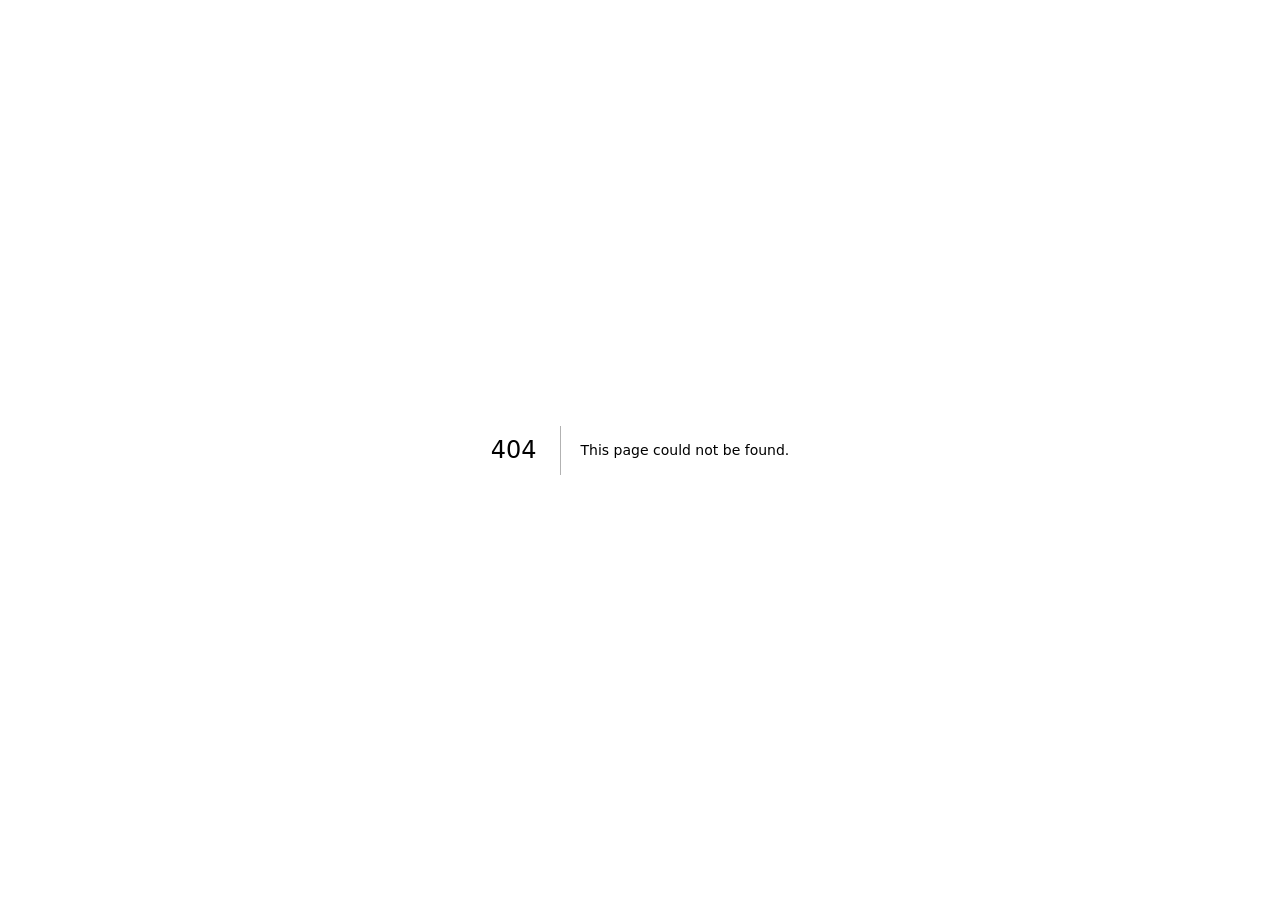
<file: 404/index.html>
<!DOCTYPE html><!--Wa5sZYl03VAUXpMrRcbvz--><html lang="en" class="__variable_c6dc73"><head><meta charSet="utf-8"/><meta name="viewport" content="width=device-width, initial-scale=1"/><link rel="preload" href="/_next/static/media/8923fa517b7ecf7d-s.p.woff2" as="font" crossorigin="" type="font/woff2"/><link rel="preload" href="/_next/static/media/f8134d1990745b40-s.p.woff2" as="font" crossorigin="" type="font/woff2"/><link rel="stylesheet" href="/_next/static/css/b3ae4c7f4d97f7e1.css" data-precedence="next"/><link rel="preload" as="script" fetchPriority="low" href="/_next/static/chunks/webpack-044e6214dd4353dd.js"/><script src="/_next/static/chunks/4bd1b696-c023c6e3521b1417.js" async=""></script><script src="/_next/static/chunks/255-1f92380adbc6ec99.js" async=""></script><script src="/_next/static/chunks/main-app-c14f493351a3f5a3.js" async=""></script><meta name="robots" content="noindex"/><meta name="next-size-adjust" content=""/><title>404: This page could not be found.</title><title>SkillTanki — 2010-era tanks, the way you remember them</title><meta name="description" content="A free browser tank arcade in the spirit of the 2010 classic. No registration, no pay-to-win: 7 hulls, 9 turrets, 101 paints, 91 maps."/><meta property="og:title" content="SkillTanki"/><meta property="og:description" content="Free browser tank arcade. No sign-up, no pay-to-win."/><meta property="og:image" content="http://localhost:3000/assets/art-2.webp"/><meta name="twitter:card" content="summary_large_image"/><meta name="twitter:title" content="SkillTanki"/><meta name="twitter:description" content="Free browser tank arcade. No sign-up, no pay-to-win."/><meta name="twitter:image" content="http://localhost:3000/assets/art-2.webp"/><script src="/_next/static/chunks/polyfills-42372ed130431b0a.js" noModule=""></script></head><body><div hidden=""><!--$--><!--/$--></div><div style="font-family:system-ui,&quot;Segoe UI&quot;,Roboto,Helvetica,Arial,sans-serif,&quot;Apple Color Emoji&quot;,&quot;Segoe UI Emoji&quot;;height:100vh;text-align:center;display:flex;flex-direction:column;align-items:center;justify-content:center"><div><style>body{color:#000;background:#fff;margin:0}.next-error-h1{border-right:1px solid rgba(0,0,0,.3)}@media (prefers-color-scheme:dark){body{color:#fff;background:#000}.next-error-h1{border-right:1px solid rgba(255,255,255,.3)}}</style><h1 class="next-error-h1" style="display:inline-block;margin:0 20px 0 0;padding:0 23px 0 0;font-size:24px;font-weight:500;vertical-align:top;line-height:49px">404</h1><div style="display:inline-block"><h2 style="font-size:14px;font-weight:400;line-height:49px;margin:0">This page could not be found.</h2></div></div></div><!--$--><!--/$--><script src="/_next/static/chunks/webpack-044e6214dd4353dd.js" id="_R_" async=""></script><script>(self.__next_f=self.__next_f||[]).push([0])</script><script>self.__next_f.push([1,"1:\"$Sreact.fragment\"\n2:I[9766,[],\"\"]\n3:I[8924,[],\"\"]\n4:I[4431,[],\"OutletBoundary\"]\n6:I[5278,[],\"AsyncMetadataOutlet\"]\n8:I[4431,[],\"ViewportBoundary\"]\na:I[4431,[],\"MetadataBoundary\"]\nb:\"$Sreact.suspense\"\nd:I[7150,[],\"\"]\n:HL[\"/_next/static/media/8923fa517b7ecf7d-s.p.woff2\",\"font\",{\"crossOrigin\":\"\",\"type\":\"font/woff2\"}]\n:HL[\"/_next/static/media/f8134d1990745b40-s.p.woff2\",\"font\",{\"crossOrigin\":\"\",\"type\":\"font/woff2\"}]\n:HL[\"/_next/static/css/b3ae4c7f4d97f7e1.css\",\"style\"]\n"])</script><script>self.__next_f.push([1,"0:{\"P\":null,\"b\":\"Wa5sZYl03VAUXpMrRcbvz\",\"p\":\"\",\"c\":[\"\",\"_not-found\",\"\"],\"i\":false,\"f\":[[[\"\",{\"children\":[\"/_not-found\",{\"children\":[\"__PAGE__\",{}]}]},\"$undefined\",\"$undefined\",true],[\"\",[\"$\",\"$1\",\"c\",{\"children\":[[[\"$\",\"link\",\"0\",{\"rel\":\"stylesheet\",\"href\":\"/_next/static/css/b3ae4c7f4d97f7e1.css\",\"precedence\":\"next\",\"crossOrigin\":\"$undefined\",\"nonce\":\"$undefined\"}]],[\"$\",\"html\",null,{\"lang\":\"en\",\"className\":\"__variable_c6dc73\",\"children\":[\"$\",\"body\",null,{\"children\":[\"$\",\"$L2\",null,{\"parallelRouterKey\":\"children\",\"error\":\"$undefined\",\"errorStyles\":\"$undefined\",\"errorScripts\":\"$undefined\",\"template\":[\"$\",\"$L3\",null,{}],\"templateStyles\":\"$undefined\",\"templateScripts\":\"$undefined\",\"notFound\":\"$undefined\",\"forbidden\":\"$undefined\",\"unauthorized\":\"$undefined\"}]}]}]]}],{\"children\":[\"/_not-found\",[\"$\",\"$1\",\"c\",{\"children\":[null,[\"$\",\"$L2\",null,{\"parallelRouterKey\":\"children\",\"error\":\"$undefined\",\"errorStyles\":\"$undefined\",\"errorScripts\":\"$undefined\",\"template\":[\"$\",\"$L3\",null,{}],\"templateStyles\":\"$undefined\",\"templateScripts\":\"$undefined\",\"notFound\":\"$undefined\",\"forbidden\":\"$undefined\",\"unauthorized\":\"$undefined\"}]]}],{\"children\":[\"__PAGE__\",[\"$\",\"$1\",\"c\",{\"children\":[[[\"$\",\"title\",null,{\"children\":\"404: This page could not be found.\"}],[\"$\",\"div\",null,{\"style\":{\"fontFamily\":\"system-ui,\\\"Segoe UI\\\",Roboto,Helvetica,Arial,sans-serif,\\\"Apple Color Emoji\\\",\\\"Segoe UI Emoji\\\"\",\"height\":\"100vh\",\"textAlign\":\"center\",\"display\":\"flex\",\"flexDirection\":\"column\",\"alignItems\":\"center\",\"justifyContent\":\"center\"},\"children\":[\"$\",\"div\",null,{\"children\":[[\"$\",\"style\",null,{\"dangerouslySetInnerHTML\":{\"__html\":\"body{color:#000;background:#fff;margin:0}.next-error-h1{border-right:1px solid rgba(0,0,0,.3)}@media (prefers-color-scheme:dark){body{color:#fff;background:#000}.next-error-h1{border-right:1px solid rgba(255,255,255,.3)}}\"}}],[\"$\",\"h1\",null,{\"className\":\"next-error-h1\",\"style\":{\"display\":\"inline-block\",\"margin\":\"0 20px 0 0\",\"padding\":\"0 23px 0 0\",\"fontSize\":24,\"fontWeight\":500,\"verticalAlign\":\"top\",\"lineHeight\":\"49px\"},\"children\":404}],[\"$\",\"div\",null,{\"style\":{\"display\":\"inline-block\"},\"children\":[\"$\",\"h2\",null,{\"style\":{\"fontSize\":14,\"fontWeight\":400,\"lineHeight\":\"49px\",\"margin\":0},\"children\":\"This page could not be found.\"}]}]]}]}]],null,[\"$\",\"$L4\",null,{\"children\":[\"$L5\",[\"$\",\"$L6\",null,{\"promise\":\"$@7\"}]]}]]}],{},null,false]},null,false]},null,false],[\"$\",\"$1\",\"h\",{\"children\":[[\"$\",\"meta\",null,{\"name\":\"robots\",\"content\":\"noindex\"}],[[\"$\",\"$L8\",null,{\"children\":\"$L9\"}],[\"$\",\"meta\",null,{\"name\":\"next-size-adjust\",\"content\":\"\"}]],[\"$\",\"$La\",null,{\"children\":[\"$\",\"div\",null,{\"hidden\":true,\"children\":[\"$\",\"$b\",null,{\"fallback\":null,\"children\":\"$Lc\"}]}]}]]}],false]],\"m\":\"$undefined\",\"G\":[\"$d\",[]],\"s\":false,\"S\":true}\n"])</script><script>self.__next_f.push([1,"9:[[\"$\",\"meta\",\"0\",{\"charSet\":\"utf-8\"}],[\"$\",\"meta\",\"1\",{\"name\":\"viewport\",\"content\":\"width=device-width, initial-scale=1\"}]]\n5:null\n"])</script><script>self.__next_f.push([1,"7:{\"metadata\":[[\"$\",\"title\",\"0\",{\"children\":\"SkillTanki — 2010-era tanks, the way you remember them\"}],[\"$\",\"meta\",\"1\",{\"name\":\"description\",\"content\":\"A free browser tank arcade in the spirit of the 2010 classic. No registration, no pay-to-win: 7 hulls, 9 turrets, 101 paints, 91 maps.\"}],[\"$\",\"meta\",\"2\",{\"property\":\"og:title\",\"content\":\"SkillTanki\"}],[\"$\",\"meta\",\"3\",{\"property\":\"og:description\",\"content\":\"Free browser tank arcade. No sign-up, no pay-to-win.\"}],[\"$\",\"meta\",\"4\",{\"property\":\"og:image\",\"content\":\"http://localhost:3000/assets/art-2.webp\"}],[\"$\",\"meta\",\"5\",{\"name\":\"twitter:card\",\"content\":\"summary_large_image\"}],[\"$\",\"meta\",\"6\",{\"name\":\"twitter:title\",\"content\":\"SkillTanki\"}],[\"$\",\"meta\",\"7\",{\"name\":\"twitter:description\",\"content\":\"Free browser tank arcade. No sign-up, no pay-to-win.\"}],[\"$\",\"meta\",\"8\",{\"name\":\"twitter:image\",\"content\":\"http://localhost:3000/assets/art-2.webp\"}]],\"error\":null,\"digest\":\"$undefined\"}\n"])</script><script>self.__next_f.push([1,"c:\"$7:metadata\"\n"])</script></body></html>
</file>
<file: _next/static/css/b3ae4c7f4d97f7e1.css>
@font-face{font-family:Russo One;font-style:normal;font-weight:400;font-display:swap;src:url(/_next/static/media/8923fa517b7ecf7d-s.p.woff2) format("woff2");unicode-range:u+0301,u+0400-045f,u+0490-0491,u+04b0-04b1,u+2116}@font-face{font-family:Russo One;font-style:normal;font-weight:400;font-display:swap;src:url(/_next/static/media/e1631ba989bcb2a8-s.woff2) format("woff2");unicode-range:u+0100-02ba,u+02bd-02c5,u+02c7-02cc,u+02ce-02d7,u+02dd-02ff,u+0304,u+0308,u+0329,u+1d00-1dbf,u+1e00-1e9f,u+1ef2-1eff,u+2020,u+20a0-20ab,u+20ad-20c4,u+2113,u+2c60-2c7f,u+a720-a7ff}@font-face{font-family:Russo One;font-style:normal;font-weight:400;font-display:swap;src:url(/_next/static/media/f8134d1990745b40-s.p.woff2) format("woff2");unicode-range:u+00??,u+0131,u+0152-0153,u+02bb-02bc,u+02c6,u+02da,u+02dc,u+0304,u+0308,u+0329,u+2000-206f,u+20ac,u+2122,u+2191,u+2193,u+2212,u+2215,u+feff,u+fffd}@font-face{font-family:Russo One Fallback;src:local("Arial");ascent-override:80.00%;descent-override:24.10%;line-gap-override:0.00%;size-adjust:115.75%}.__className_c6dc73{font-family:Russo One,Russo One Fallback;font-weight:400;font-style:normal}.__variable_c6dc73{--font-russo:"Russo One","Russo One Fallback"}html{scroll-behavior:smooth}body{margin:0;background:#0b0d0a;color:#c3c9bb;font-family:Verdana,Geneva,DejaVu Sans,sans-serif;-webkit-font-smoothing:antialiased}a{color:#8fdc8f}a:hover{color:#b9f0b9}img{max-width:100%}.navlink:hover{color:#8fdc8f!important}.btn{transition:filter .15s,transform .15s}.btn:hover{filter:brightness(1.12);transform:translateY(-1px)}.btn:active{transform:translateY(1px)}
</file>
